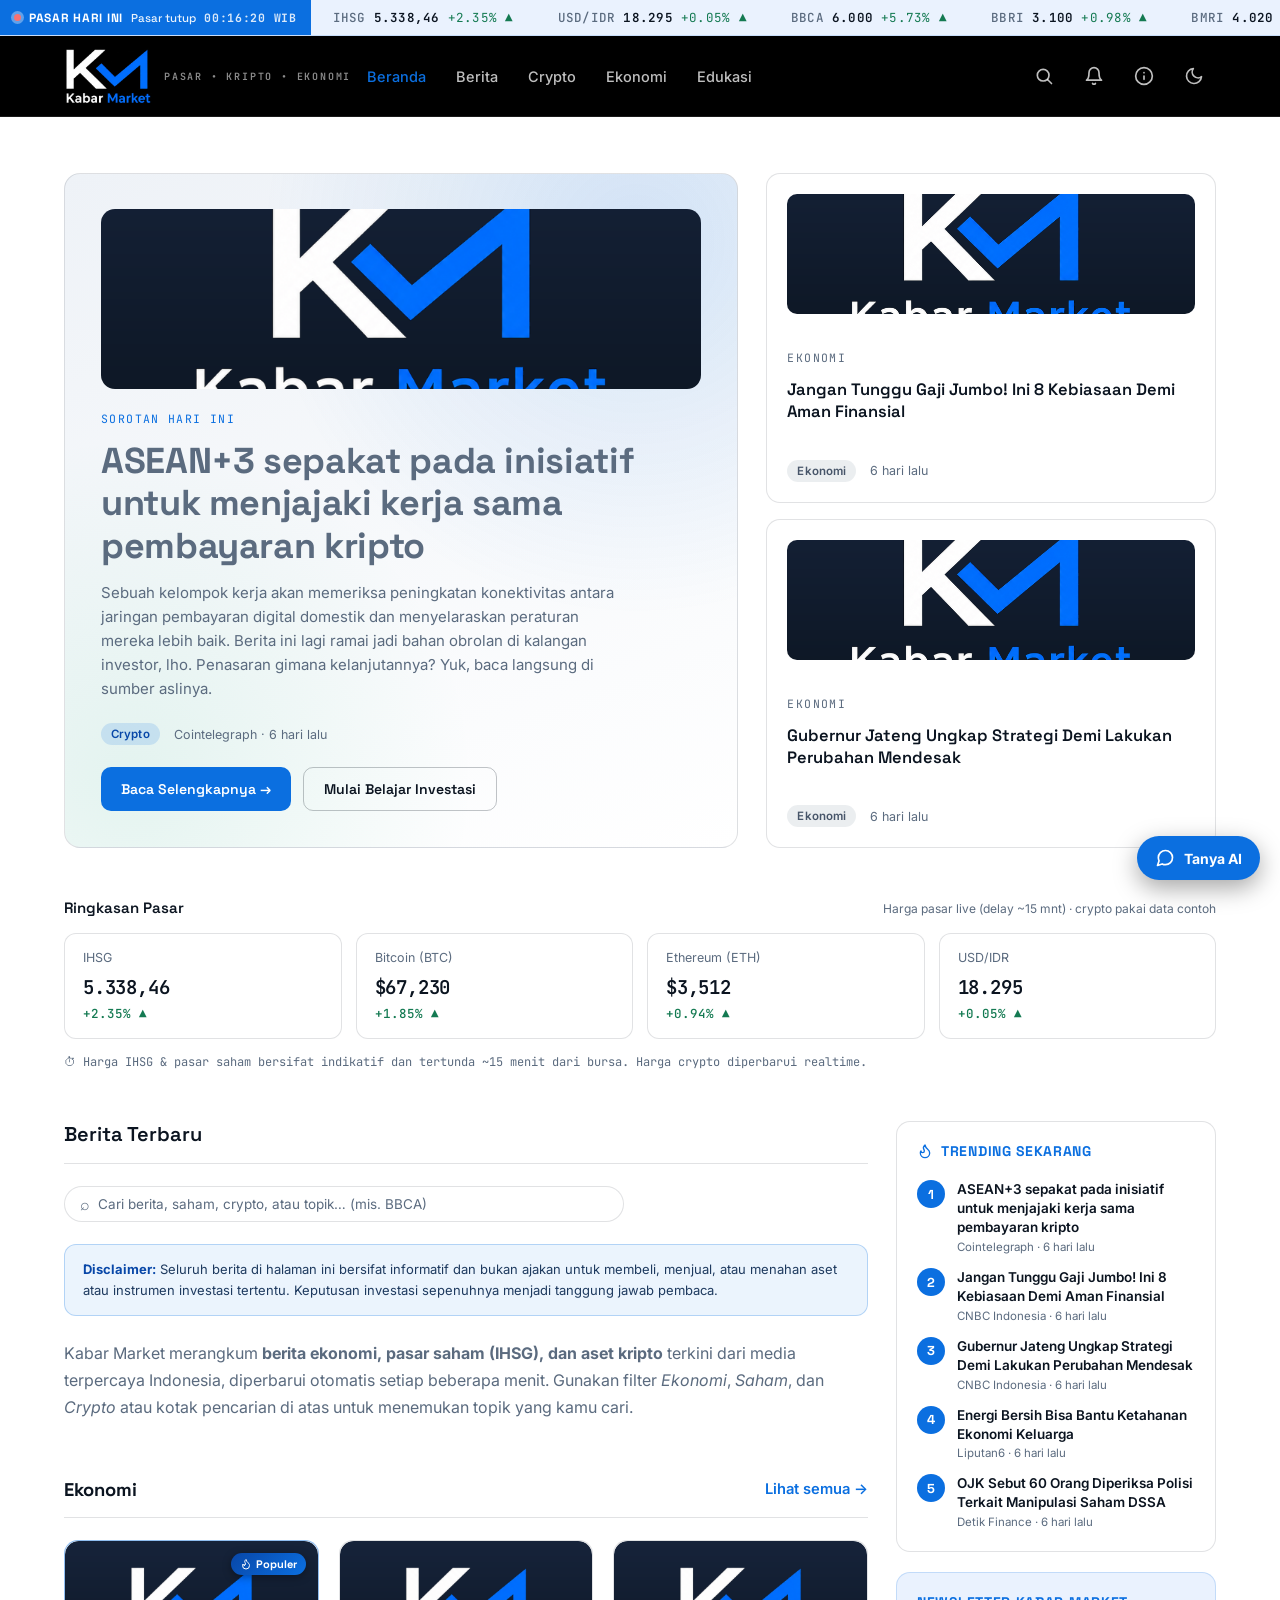
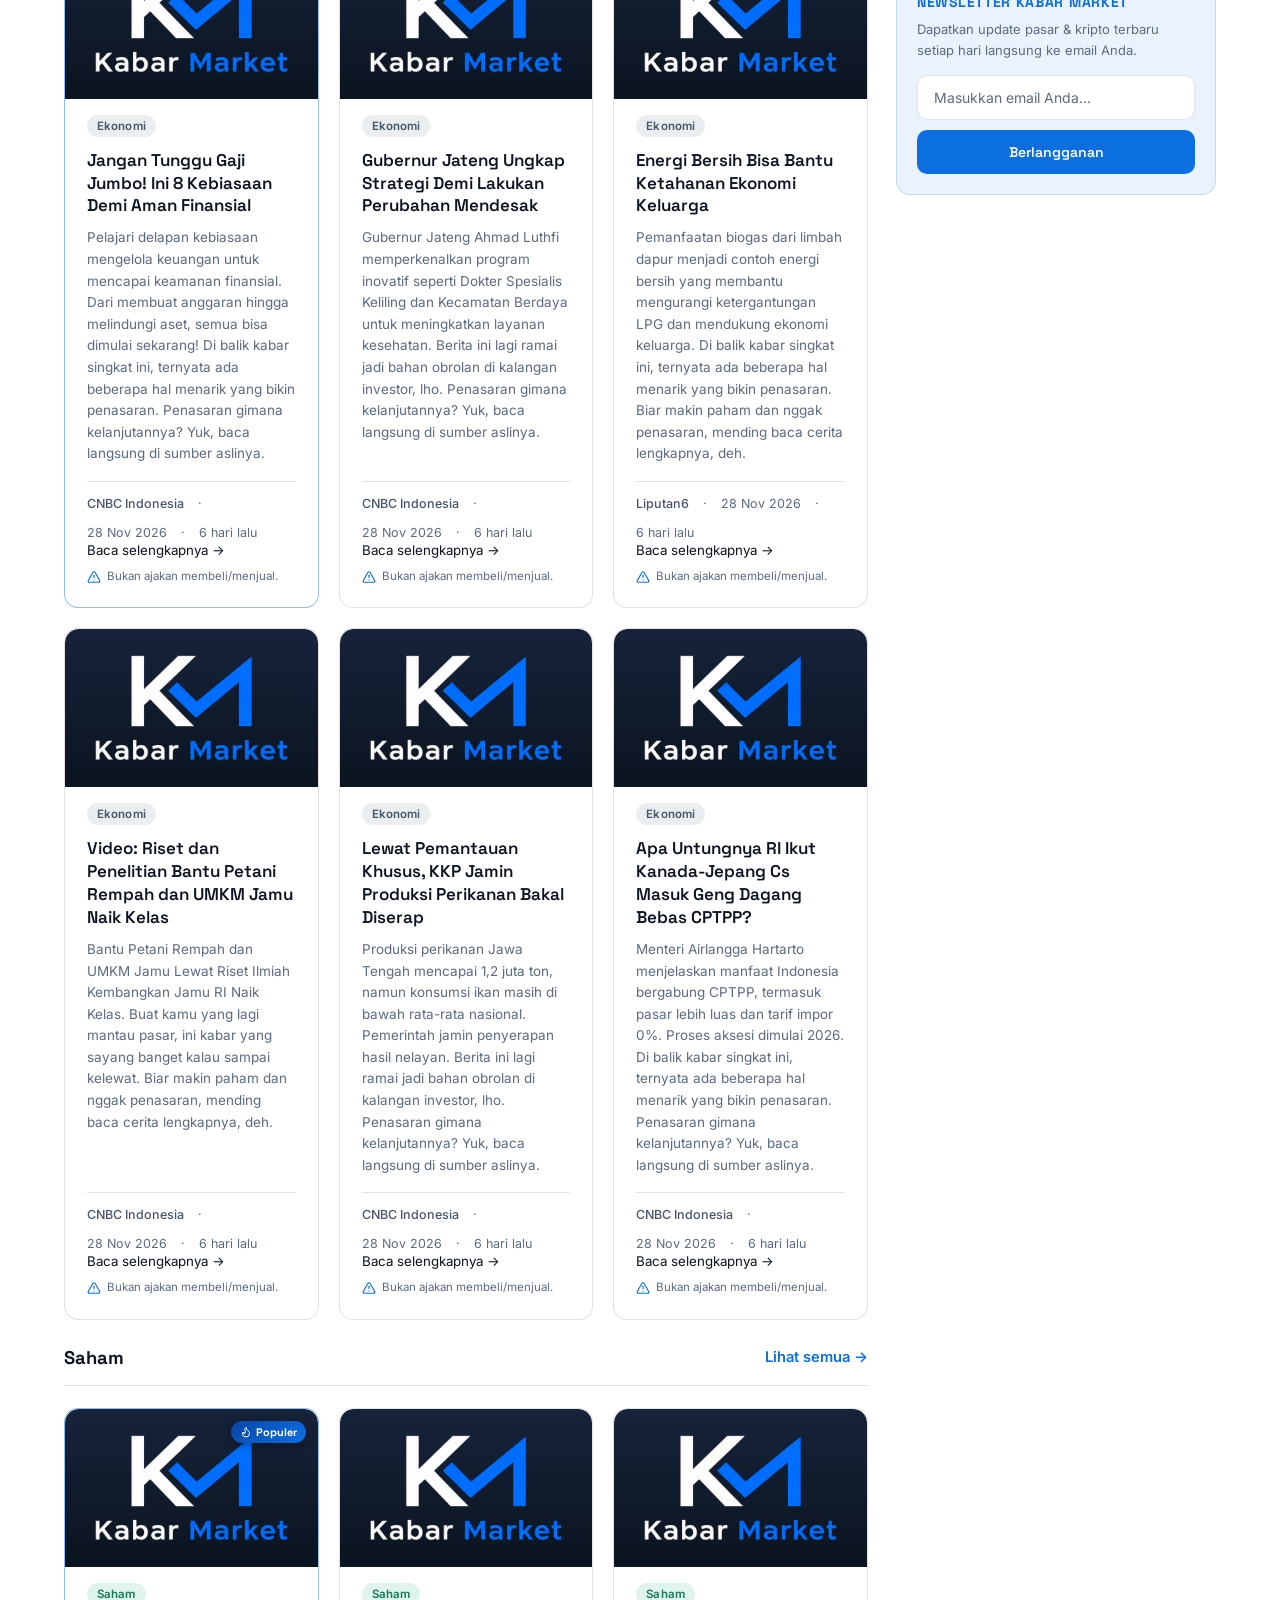
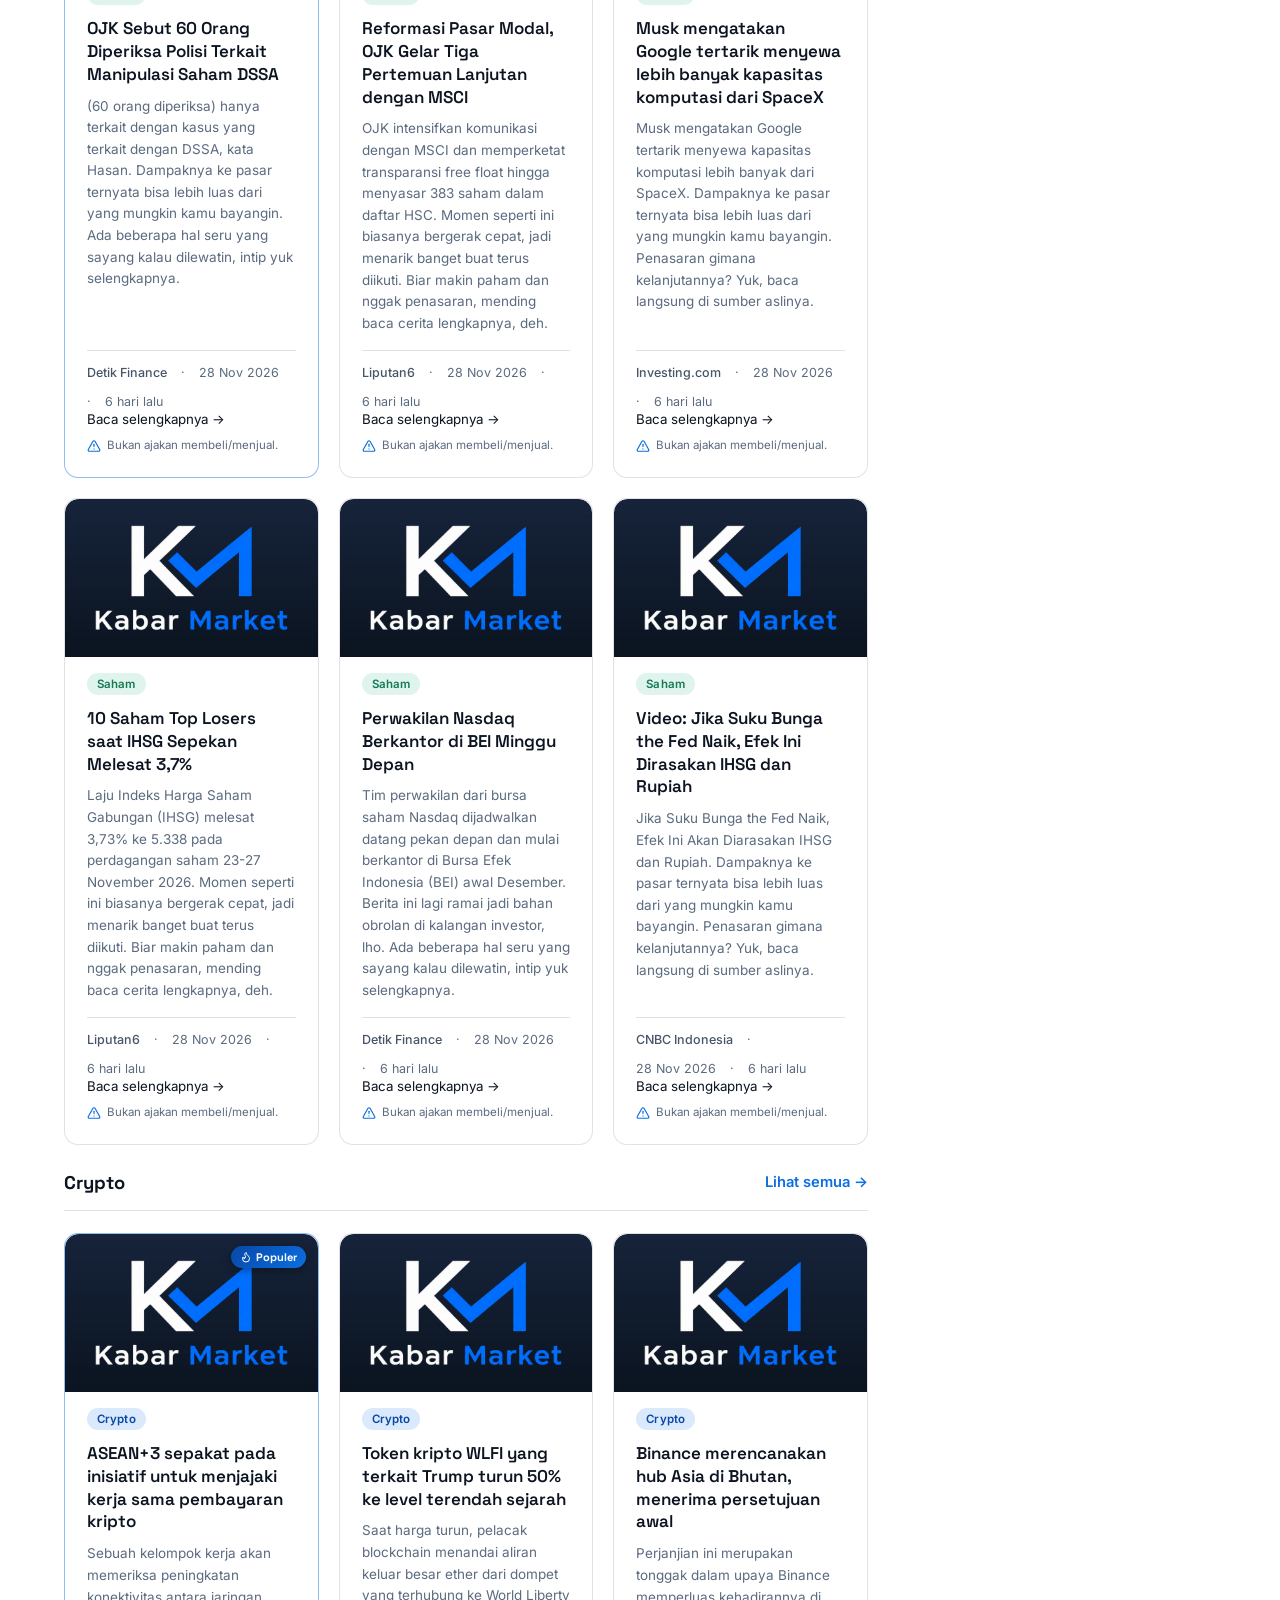
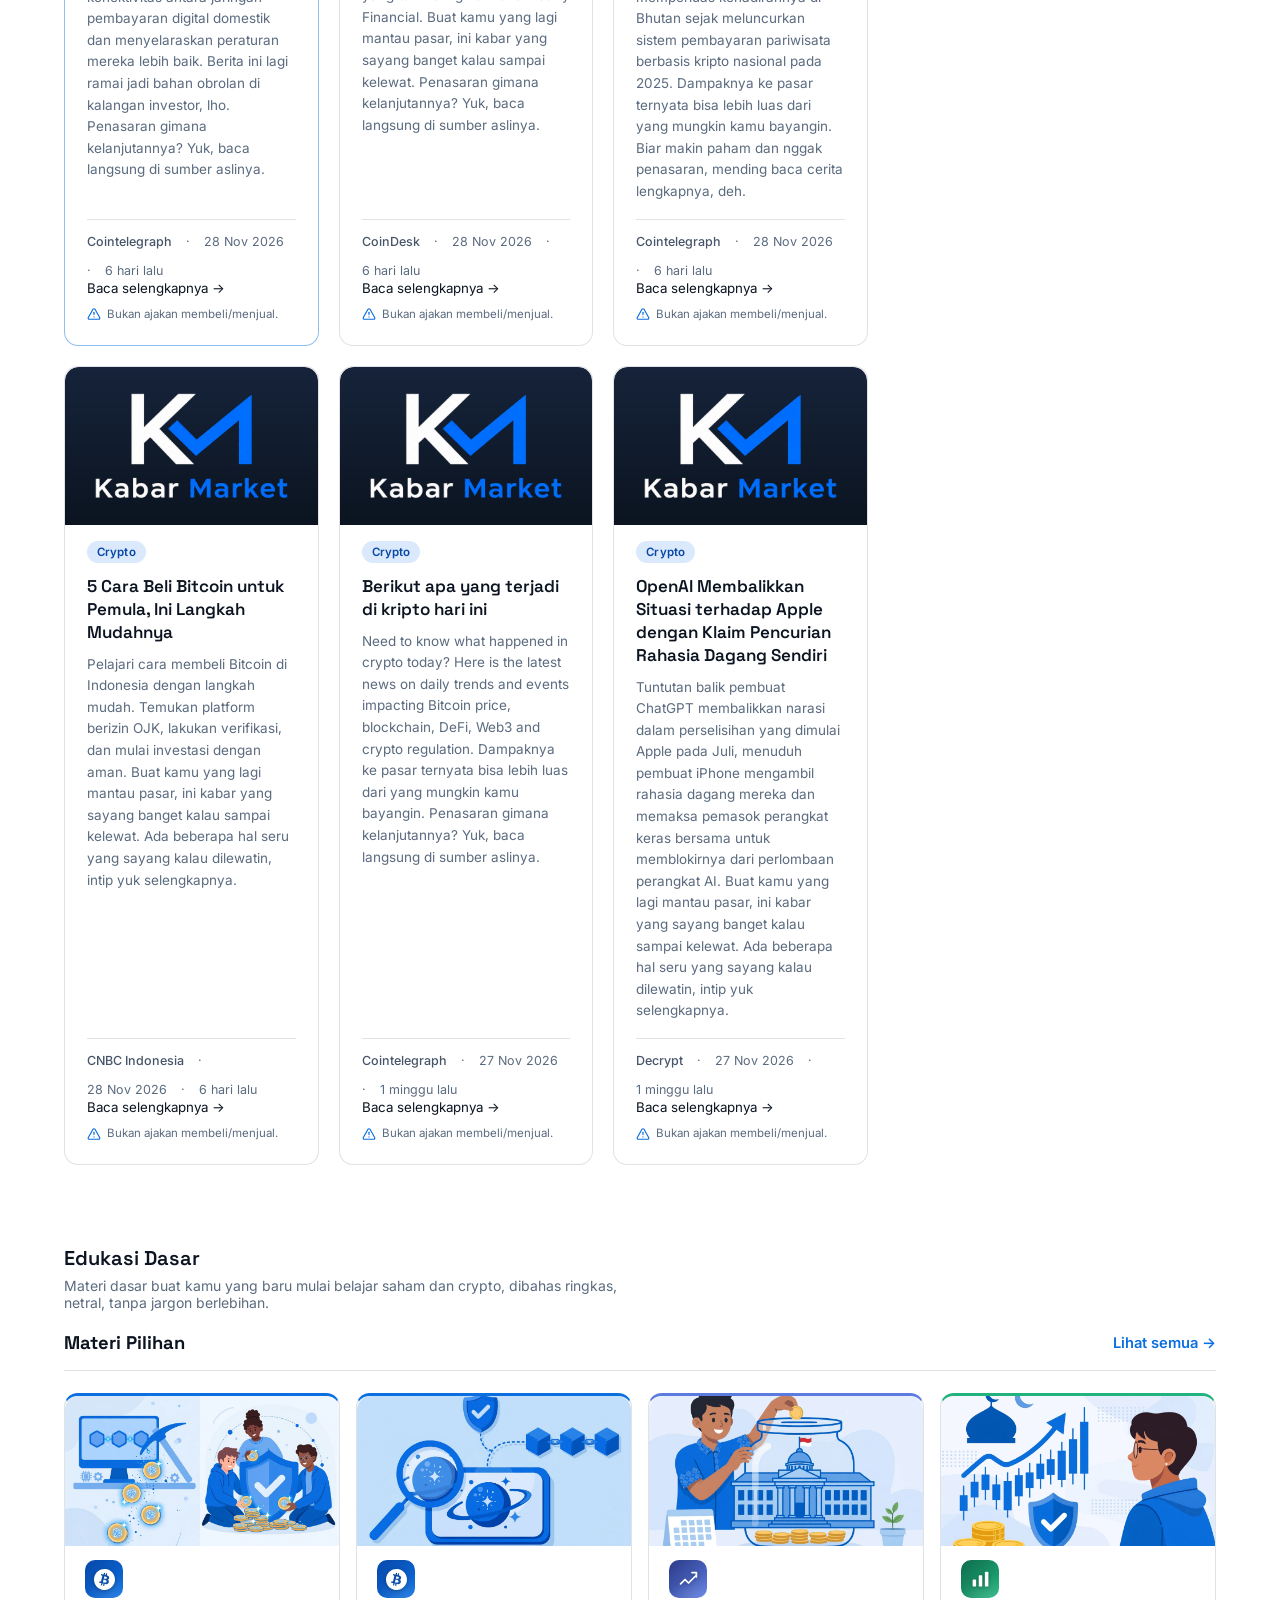
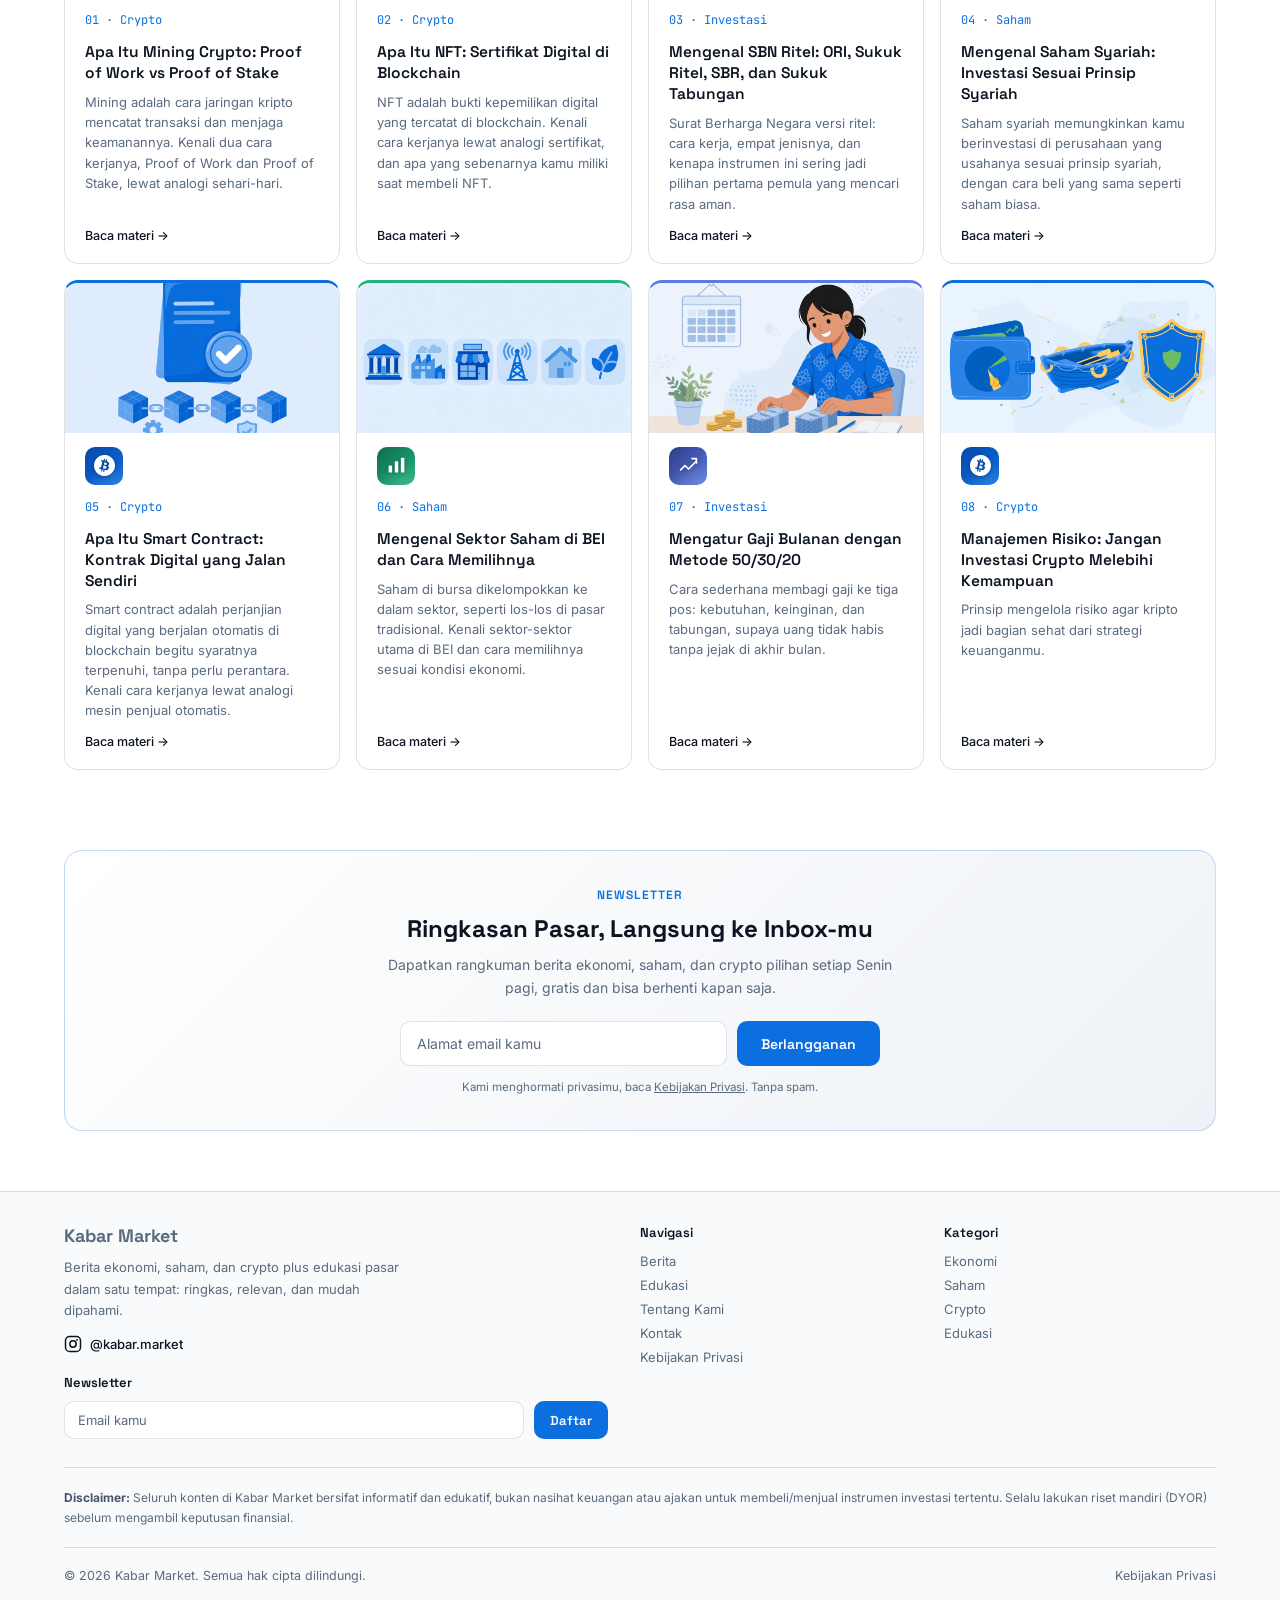
<file: index.html>
<!DOCTYPE html>
<html lang="id">
<head>
<meta charset="UTF-8">
<meta name="viewport" content="width=device-width, initial-scale=1.0">
<title>Kabar Market: Ekonomi, Saham & Crypto</title>
<meta name="description" content="Kabar Market menyajikan berita ekonomi, saham, dan crypto serta edukasi pasar secara ringkas, relevan, dan mudah dipahami dalam satu tempat.">
  <meta name="google-site-verification" content="i-W2y2OzkW0COTLfkr6rZUus-695xxAshYfWRpZXpfU">
<meta name="author" content="Kabar Market">
<meta name="keywords" content="berita ekonomi, saham, crypto, IHSG, bitcoin, investasi, edukasi pasar">
<meta property="og:title" content="Kabar Market: Ekonomi, Saham & Crypto">
<meta property="og:description" content="Berita ekonomi, saham, dan crypto plus edukasi pasar yang ringkas dan mudah dipahami.">
<meta property="og:type" content="website">
<meta property="og:site_name" content="Kabar Market">
<meta property="og:locale" content="id_ID">
<meta property="og:url" content="https://kabarmarket.web.id/">
<meta property="og:image" content="https://kabarmarket.web.id/og-image.png">
<meta property="og:image:width" content="1200">
<meta property="og:image:height" content="630">
<meta property="og:image:alt" content="Kabar Market: Ekonomi, Saham & Crypto">
<meta name="twitter:card" content="summary_large_image">
<meta name="twitter:title" content="Kabar Market: Ekonomi, Saham & Crypto">
<meta name="twitter:description" content="Berita ekonomi, saham, dan crypto plus edukasi pasar yang ringkas dan mudah dipahami.">
<meta name="twitter:image" content="https://kabarmarket.web.id/og-image.png">
<meta name="theme-color" content="#ffffff">
<meta name="robots" content="index, follow">
<link rel="canonical" href="https://kabarmarket.web.id/">
<link rel="alternate" type="application/rss+xml" title="Kabar Market | Berita Ekonomi, Saham & Crypto" href="https://kabarmarket.web.id/feed.xml">
<link rel="apple-touch-icon" href="https://kabarmarket.web.id/logo-km.png?v=2">
<script type="application/ld+json">
{
  "@context": "https://schema.org",
  "@graph": [
    {
      "@type": "NewsMediaOrganization",
      "@id": "https://kabarmarket.web.id/#org",
      "name": "Kabar Market",
      "url": "https://kabarmarket.web.id/",
      "logo": {
        "@type": "ImageObject",
        "url": "https://kabarmarket.web.id/logo-km.png",
        "width": 512,
        "height": 512
      },
      "email": "kabarmarket1@gmail.com",
      "sameAs": ["https://www.instagram.com/kabar.market"]
    },
    {
      "@type": "WebSite",
      "@id": "https://kabarmarket.web.id/#website",
      "url": "https://kabarmarket.web.id/",
      "name": "Kabar Market",
      "description": "Berita ekonomi, saham, dan crypto serta edukasi pasar secara ringkas dan mudah dipahami.",
      "inLanguage": "id-ID",
      "publisher": { "@id": "https://kabarmarket.web.id/#org" },
      "potentialAction": {
        "@type": "SearchAction",
        "target": { "@type": "EntryPoint", "urlTemplate": "https://kabarmarket.web.id/?q={search_term_string}#berita" },
        "query-input": "required name=search_term_string"
      }
    }
  ]
}
</script>
<link rel="icon" type="image/png" href="[data-uri]">
<link rel="preconnect" href="https://fonts.googleapis.com">
<link href="https://fonts.googleapis.com/css2?family=Space+Grotesk:wght@500;600;700&family=Inter:wght@400;500;600;700&family=JetBrains+Mono:wght@400;500;600&display=swap" rel="stylesheet">
<link rel="stylesheet" href="assets/style.css">
<script>
/* Tema gelap/terang: dibaca sebelum render supaya halaman tidak berkedip.
   Pilihan tersimpan di localStorage 'km-theme'; kunjungan pertama mengikuti
   preferensi sistem (prefers-color-scheme: dark). */
(function(){try{var t=localStorage.getItem('km-theme');if(!t){t=(window.matchMedia&&window.matchMedia('(prefers-color-scheme: dark)').matches)?'dark':'light';}if(t==='dark'){document.documentElement.classList.add('dark');var m=document.querySelector('meta[name="theme-color"]');if(m){m.setAttribute('content','#0F1115');}}}catch(e){}})();
</script>

<!-- Cloudflare Web Analytics -->
<script defer src="https://static.cloudflareinsights.com/beacon.min.js"
  data-cf-beacon='{"token": "ffe01318faff4dd3a341a2311432c630"}'></script>
<!-- End Cloudflare Web Analytics -->
</head>
<body>
<div class="ticker-wrap">
  <span class="ticker-label"><span class="live is-open" id="marketDot"></span><span class="ticker-label-text">PASAR HARI INI</span><span class="ticker-status" id="marketLabel">Pasar buka</span><span class="ticker-clock mono" id="clock"></span></span>
  <div class="ticker-viewport"><div class="ticker mono" id="tickerStrip"></div></div>
</div>

<header class="nav">
  <a class="brand" href="index.html" aria-label="Kabar Market - Beranda">
    <span class="brand-logo"><img src="assets/logo-kabarmarket.jpg" alt="Logo Kabar Market" width="1536" height="1024" decoding="async" fetchpriority="high"></span>
    <span class="brand-tagline">PASAR • KRIPTO • EKONOMI</span>
  </a>
    <nav class="links" id="navLinks">
    <a href="index.html" class="active">Beranda</a>
    <a href="berita.html">Berita</a>
    <a href="crypto.html">Crypto</a>
    <a href="ekonomi.html">Ekonomi</a>
    <a href="edukasi.html">Edukasi</a>
  </nav>
    <div class="nav-icons">
    <button type="button" class="nav-icon" id="navSearchBtn" aria-label="Cari berita"><svg viewBox="0 0 24 24" width="20" height="20" fill="none" stroke="currentColor" stroke-width="2" stroke-linecap="round" stroke-linejoin="round" aria-hidden="true"><circle cx="11" cy="11" r="7"></circle><line x1="21" y1="21" x2="16.5" y2="16.5"></line></svg></button>
    <a class="nav-icon" href="#newsletter" aria-label="Notifikasi dan newsletter"><svg viewBox="0 0 24 24" width="20" height="20" fill="none" stroke="currentColor" stroke-width="2" stroke-linecap="round" stroke-linejoin="round" aria-hidden="true"><path d="M18 8a6 6 0 0 0-12 0c0 7-3 9-3 9h18s-3-2-3-9"></path><path d="M13.7 21a2 2 0 0 1-3.4 0"></path></svg></a>
    <a class="nav-icon" href="tentang.html" aria-label="Tentang Kabar Market"><svg viewBox="0 0 24 24" width="20" height="20" fill="none" stroke="currentColor" stroke-width="2" stroke-linecap="round" stroke-linejoin="round" aria-hidden="true"><circle cx="12" cy="12" r="10"></circle><line x1="12" y1="16" x2="12" y2="12"></line><line x1="12" y1="8" x2="12.01" y2="8"></line></svg></a>
    <button type="button" class="nav-icon" id="themeToggle" aria-label="Aktifkan mode gelap"><svg class="icon-moon" viewBox="0 0 24 24" width="20" height="20" fill="none" stroke="currentColor" stroke-width="2" stroke-linecap="round" stroke-linejoin="round" aria-hidden="true"><path d="M21 12.79A9 9 0 1 1 11.21 3 7 7 0 0 0 21 12.79z"></path></svg><svg class="icon-sun" viewBox="0 0 24 24" width="20" height="20" fill="none" stroke="currentColor" stroke-width="2" stroke-linecap="round" stroke-linejoin="round" aria-hidden="true"><circle cx="12" cy="12" r="4"></circle><path d="M12 2v2"></path><path d="M12 20v2"></path><path d="m4.93 4.93 1.41 1.41"></path><path d="m17.66 17.66 1.41 1.41"></path><path d="M2 12h2"></path><path d="M20 12h2"></path><path d="m6.34 17.66-1.41 1.41"></path><path d="m19.07 4.93-1.41 1.41"></path></svg></button>
  </div>
  <button class="hamburger" id="hamburgerBtn" aria-label="Buka menu" aria-expanded="false"><span></span><span></span><span></span></button>
</header>

<section class="hero">
  <div class="hero-main">
    <div class="hero-main-click" id="heroMainClick">
      <h1 class="visually-hidden">Kabar Ekonomi, Saham &amp; Crypto Terkini</h1>
      <img id="heroMainImg" class="hero-main-img" alt="" style="display:none;">
      <span class="eyebrow">Sorotan Hari Ini</span>
      <p id="heroMainTitle" class="hero-lead">Rupiah Menguat Tipis, Investor Tunggu Sinyal Suku Bunga Acuan</p>
      <p id="heroMainDesc">Nilai tukar rupiah bergerak stabil menjelang pengumuman kebijakan moneter minggu depan, sementara pelaku pasar mulai memindahkan portofolio ke sektor perbankan dan energi.</p>
      <div class="meta-row">
        <span class="pill ekonomi" id="heroMainPill">Ekonomi</span>
        <span id="heroMainMeta">Oleh Redaksi Kabar Market · 4 menit baca</span>
      </div>
    </div>
    <div class="hero-cta">
      <button type="button" class="cta-primary" id="heroReadBtn">Baca Selengkapnya →</button>
      <a href="#edukasi" class="cta-secondary">Mulai Belajar Investasi</a>
    </div>
  </div>
  <div class="hero-side">
    <div class="side-card" id="heroSide0">
      <img id="heroSide0Img" class="side-img" alt="" loading="lazy" decoding="async" style="display:none;">
      <div>
        <span class="eyebrow" id="heroSide0Eyebrow" style="color:var(--gain);">Saham</span>
        <h3 id="heroSide0Title">Emiten Perbankan Jumbo Catat Laba Bersih Naik 18% di Kuartal Ini</h3>
      </div>
      <div class="meta-row"><span class="pill saham" id="heroSide0Pill">Saham</span><span id="heroSide0Time">2 jam lalu</span></div>
    </div>
    <div class="side-card" id="heroSide1">
      <img id="heroSide1Img" class="side-img" alt="" loading="lazy" decoding="async" style="display:none;">
      <div>
        <span class="eyebrow" id="heroSide1Eyebrow">Crypto</span>
        <h3 id="heroSide1Title">Bitcoin Konsolidasi di Atas Level Psikologis, Altcoin Ikut Menghijau</h3>
      </div>
      <div class="meta-row"><span class="pill crypto" id="heroSide1Pill">Crypto</span><span id="heroSide1Time">5 jam lalu</span></div>
    </div>
  </div>
</section>


<section class="snapshot">
  <div class="snapshot-head">
    <h2>Ringkasan Pasar</h2>
    <span id="snapNote">Memuat harga terkini…</span>
  </div>
  <div class="snap-grid" id="snapGrid"></div>
  <p style="margin-top:14px; font-size:12px; color:var(--muted); font-family:'JetBrains Mono', monospace; line-height:1.5;">⏱ Harga IHSG &amp; pasar saham bersifat indikatif dan tertunda ~15 menit dari bursa. Harga crypto diperbarui realtime.</p>
</section>


<div class="content-layout">
  <div class="content-main">
<section class="news" id="berita">
  <div class="news-head"><h2>Berita Terbaru</h2></div>
  <div class="news-toolbar"><div class="search-wrap"><span class="search-ic" aria-hidden="true">⌕</span><input type="text" id="newsSearch" placeholder="Cari berita, saham, crypto, atau topik… (mis. BBCA)" aria-label="Cari berita"></div></div>
  <div class="disclaimer-banner">
    <b>Disclaimer:</b> Seluruh berita di halaman ini bersifat informatif dan bukan ajakan untuk membeli, menjual, atau menahan aset atau instrumen investasi tertentu. Keputusan investasi sepenuhnya menjadi tanggung jawab pembaca.
  </div>
  <p class="news-intro" style="color:var(--muted);max-width:760px;margin:0 0 18px;line-height:1.7;">Kabar Market merangkum <strong>berita ekonomi, pasar saham (IHSG), dan aset kripto</strong> terkini dari media terpercaya Indonesia, diperbarui otomatis setiap beberapa menit. Gunakan filter <em>Ekonomi</em>, <em>Saham</em>, dan <em>Crypto</em> atau kotak pencarian di atas untuk menemukan topik yang kamu cari.</p>
  <noscript>
    <div style="padding:16px;border:1px solid var(--ink-3);border-radius:12px;color:var(--muted);line-height:1.7;">
      Berita terbaru dimuat secara dinamis dan membutuhkan JavaScript. Untuk mengikuti update tanpa membuka situs, berlangganan <a href="https://kabarmarket.web.id/feed.xml" style="color:var(--blue);">RSS feed Kabar Market</a> atau newsletter kami. Kategori yang kami liput: Ekonomi, Saham, dan Crypto.
    </div>
  </noscript>
  <div id="homeSearchResults" class="news-grid" style="display:none"></div>
  <div class="pagination" id="homeSearchPager"></div>
  <div id="homePreviews">
  <div class="preview-sec">
    <div class="news-head"><h3>Ekonomi</h3><a class="see-all" href="ekonomi.html">Lihat semua →</a></div>
    <div class="news-grid" id="previewEkonomi"></div>
  </div>
  <div class="preview-sec">
    <div class="news-head"><h3>Saham</h3><a class="see-all" href="saham.html">Lihat semua →</a></div>
    <div class="news-grid" id="previewSaham"></div>
  </div>
  <div class="preview-sec">
    <div class="news-head"><h3>Crypto</h3><a class="see-all" href="crypto.html">Lihat semua →</a></div>
    <div class="news-grid" id="previewCrypto"></div>
  </div>
  </div>
</section>
  </div>
  <aside class="sidebar" aria-label="Sidebar">
    <div class="trend-box">
      <h3><svg viewBox="0 0 24 24" width="16" height="16" fill="none" stroke="currentColor" stroke-width="2" stroke-linecap="round" stroke-linejoin="round" aria-hidden="true"><path d="M8.5 14.5A2.5 2.5 0 0 0 11 12c0-1.38-.5-2-1-3-1.072-2.143-.224-4.054 2-6 .5 2.5 2 4.9 4 6.5 2 1.6 3 3.5 3 5.5a7 7 0 1 1-14 0c0-1.153.433-2.294 1-3a2.5 2.5 0 0 0 2.5 2.5z"/></svg> TRENDING SEKARANG</h3>
      <ol class="trend-list" id="trendingList"></ol>
    </div>
    <div class="side-nl">
      <div class="side-nl-title">NEWSLETTER KABAR MARKET</div>
      <p>Dapatkan update pasar &amp; kripto terbaru setiap hari langsung ke email Anda.</p>
      <form class="nl-form" action="https://cda88ff4.sibforms.com/serve/[base64]" method="post" novalidate>
        <input type="text" name="email_address_check" value="" style="display:none" tabindex="-1" autocomplete="off">
        <input type="hidden" name="locale" value="en">
        <input class="nl-input" type="email" name="EMAIL" placeholder="Masukkan email Anda..." aria-label="Alamat email" required>
        <button class="nl-btn" type="submit">Berlangganan</button>
      </form>
      <div class="nl-msg" role="status"></div>
    </div>
  </aside>
</div>

<section class="edu" id="edukasi">
  <div class="edu-head"><h2>Edukasi Dasar</h2><p>Materi dasar buat kamu yang baru mulai belajar saham dan crypto, dibahas ringkas, netral, tanpa jargon berlebihan.</p></div>
  <div class="news-head"><h3>Materi Pilihan</h3><a class="see-all" href="edukasi.html">Lihat semua →</a></div>
  <div class="edu-grid" id="eduPreview"></div>
</section>

<section class="newsletter-sec" id="newsletter">
  <div class="nl-card">
    <div class="nl-eyebrow">Newsletter</div>
    <h2>Ringkasan Pasar, Langsung ke Inbox-mu</h2>
    <p class="nl-sub">Dapatkan rangkuman berita ekonomi, saham, dan crypto pilihan setiap Senin pagi, gratis dan bisa berhenti kapan saja.</p>
    <form class="nl-form" action="https://cda88ff4.sibforms.com/serve/[base64]" method="post" novalidate>
      <input type="text" name="email_address_check" value="" style="display:none" tabindex="-1" autocomplete="off">
      <input type="hidden" name="locale" value="en">
      <input class="nl-input" type="email" name="EMAIL" placeholder="Alamat email kamu" aria-label="Alamat email" required>
      <button class="nl-btn" type="submit">Berlangganan</button>
    </form>
    <div class="nl-msg" role="status"></div>
    <p class="nl-note">Kami menghormati privasimu, baca <a href="#" class="open-privacy" style="color:var(--muted);text-decoration:underline;">Kebijakan Privasi</a>. Tanpa spam.</p>
  </div>
</section>


<footer>
  <div class="footer-grid">
    <div class="footer-brand">
      <div class="footer-name">Kabar Market</div>
      <p>Berita ekonomi, saham, dan crypto plus edukasi pasar dalam satu tempat: ringkas, relevan, dan mudah dipahami.</p>
      <a href="https://instagram.com/kabar.market" target="_blank" rel="noopener" class="footer-ig" aria-label="Instagram Kabar Market">
        <svg viewBox="0 0 24 24" width="18" height="18" fill="none" stroke="currentColor" stroke-width="2" stroke-linecap="round" stroke-linejoin="round" aria-hidden="true">
          <rect x="2" y="2" width="20" height="20" rx="5.5"></rect>
          <circle cx="12" cy="12" r="4.2"></circle>
          <circle cx="17.4" cy="6.6" r="1.2" fill="currentColor" stroke="none"></circle>
        </svg>
        @kabar.market
      </a>
      <div class="footer-nl">
        <h4>Newsletter</h4>
        <form class="nl-form" action="https://cda88ff4.sibforms.com/serve/[base64]" method="post" novalidate>
      <input type="text" name="email_address_check" value="" style="display:none" tabindex="-1" autocomplete="off">
      <input type="hidden" name="locale" value="en">
          <input class="nl-input" type="email" name="EMAIL" placeholder="Email kamu" aria-label="Alamat email" required>
          <button class="nl-btn" type="submit">Daftar</button>
        </form>
        <div class="nl-msg" role="status"></div>
      </div>
    </div>
    <div class="footer-col">
      <h4>Navigasi</h4>
      <a href="index.html">Berita</a>
      <a href="edukasi.html">Edukasi</a>
      <a href="tentang.html">Tentang Kami</a>
      <a href="mailto:kabarmarket1@gmail.com">Kontak</a>
      <a href="#" class="open-privacy">Kebijakan Privasi</a>
    </div>
    <div class="footer-col">
      <h4>Kategori</h4>
      <a href="ekonomi.html">Ekonomi</a>
      <a href="saham.html">Saham</a>
      <a href="crypto.html">Crypto</a>
      <a href="edukasi.html">Edukasi</a>
    </div>
  </div>
  <div class="footer-disclaimer">
    <b>Disclaimer:</b> Seluruh konten di Kabar Market bersifat informatif dan edukatif, bukan nasihat keuangan atau ajakan untuk membeli/menjual instrumen investasi tertentu. Selalu lakukan riset mandiri (DYOR) sebelum mengambil keputusan finansial.
  </div>
  <div class="footer-bottom">
    <span>© 2026 Kabar Market. Semua hak cipta dilindungi.</span>
    <a href="#" class="open-privacy" style="color:var(--muted);text-decoration:none;">Kebijakan Privasi</a>
  </div>
</footer>

<div class="modal-overlay" id="newsModal">
  <div class="modal-box">
    <button class="modal-close" id="newsModalClose" aria-label="Tutup">✕</button>
    <span class="pill" id="newsModalPill"></span>
    <h2 id="newsModalTitle"></h2>
    <div class="news-modal-meta mono" id="newsModalMeta"></div>
    <img id="newsModalImg" class="news-modal-img" alt="" loading="lazy" decoding="async" style="display:none;">
    <div class="body-text" id="newsModalBody"></div>
    <div class="referral-box" id="newsModalReferral">
      <div class="label">Platform Terkait</div>
      <div class="partner-grid" id="newsPartnerGrid"></div>
      <div class="referral-note">Tautan afiliasi/referral, kami dapat memperoleh komisi jika kamu mendaftar. Bukan rekomendasi atau ajakan investasi.</div>
    </div>

    <div class="nl-modal">
      <div class="nl-title">📩 Suka artikel ini?</div>
      <div class="nl-desc">Berlangganan newsletter Kabar Market: ringkasan pasar pilihan tiap pekan, langsung ke email kamu.</div>
      <form class="nl-form" action="https://cda88ff4.sibforms.com/serve/[base64]" method="post" novalidate>
      <input type="text" name="email_address_check" value="" style="display:none" tabindex="-1" autocomplete="off">
      <input type="hidden" name="locale" value="en">
        <input class="nl-input" type="email" name="EMAIL" placeholder="Alamat email kamu" aria-label="Alamat email" required>
        <button class="nl-btn" type="submit">Berlangganan</button>
      </form>
      <div class="nl-msg" role="status"></div>
    </div>
    <div class="disclaimer-inline" style="margin-top:18px;">
      <span class="mark"><svg viewBox="0 0 24 24" width="14" height="14" fill="none" stroke="currentColor" stroke-width="2" stroke-linecap="round" stroke-linejoin="round" aria-hidden="true"><path d="m21.73 18-8-14a2 2 0 0 0-3.48 0l-8 14A2 2 0 0 0 4 21h16a2 2 0 0 0 1.73-3Z"/><path d="M12 9v4"/><path d="M12 17h.01"/></svg></span>
      <span>Berita ini bersifat informatif, bukan ajakan atau rekomendasi untuk membeli/menjual instrumen investasi tertentu.</span>
    </div>
  </div>
</div>


<div class="modal-overlay" id="eduModal">
  <div class="modal-box">
    <div id="eduModalBanner"></div>
    <button class="modal-close" id="eduModalClose" aria-label="Tutup">✕</button>
    <span class="pill" id="eduModalPill"></span>
    <h2 id="eduModalTitle"></h2>
    <div class="body-text" id="eduModalBody"></div>
    <div class="referral-box" id="eduModalReferral">
      <div class="label">Mulai Praktik</div>
      <p id="eduModalReferralText"></p>
      <div class="partner-grid" id="eduPartnerGrid"></div>
      <div class="referral-note">Tautan afiliasi/referral, kami dapat memperoleh komisi jika kamu mendaftar lewat tautan ini. Ini bukan rekomendasi maupun ajakan investasi.</div>
    </div>
    <div class="disclaimer-inline" style="margin-top:18px;">
      <span class="mark"><svg viewBox="0 0 24 24" width="14" height="14" fill="none" stroke="currentColor" stroke-width="2" stroke-linecap="round" stroke-linejoin="round" aria-hidden="true"><path d="m21.73 18-8-14a2 2 0 0 0-3.48 0l-8 14A2 2 0 0 0 4 21h16a2 2 0 0 0 1.73-3Z"/><path d="M12 9v4"/><path d="M12 17h.01"/></svg></span>
      <span>Konten ini adalah edukasi umum, bukan nasihat keuangan. Selalu lakukan riset mandiri (DYOR) sebelum mengambil keputusan finansial.</span>
    </div>
  </div>
</div>


<div class="modal-overlay" id="privacyModal">
  <div class="modal-box">
    <button class="modal-close" id="privacyModalClose" aria-label="Tutup">✕</button>
    <h2>Kebijakan Privasi</h2>
    <div class="body-text">
      <p style="color:var(--muted);font-size:13px;">Terakhir diperbarui: 2 Juli 2026</p>
      <p>Kabar Market ("kami") menghormati privasi Anda dan berkomitmen melindungi data pribadi Anda sesuai dengan <b>Undang-Undang Republik Indonesia No. 27 Tahun 2022 tentang Pelindungan Data Pribadi (UU PDP)</b> beserta peraturan pelaksananya. Kebijakan ini menjelaskan bagaimana kami mengumpulkan, menggunakan, menyimpan, dan melindungi informasi Anda saat mengakses situs Kabar Market.</p>

      <p><b>1. Data yang Kami Kumpulkan</b></p>
      <ul style="margin:6px 0 12px 18px;">
        <li><b>Data yang Anda berikan langsung:</b> alamat email (mis. saat berlangganan newsletter atau menghubungi kami) serta isi pesan yang Anda kirim.</li>
        <li><b>Data yang dikumpulkan otomatis:</b> alamat IP, jenis perangkat dan browser, sistem operasi, halaman yang dikunjungi, waktu kunjungan, serta data dari cookies dan teknologi serupa.</li>
      </ul>

      <p><b>2. Cookies dan Teknologi Pelacakan</b></p>
      <p>Situs ini menggunakan cookies untuk menjaga fungsi situs, menganalisis lalu lintas, dan menampilkan iklan yang relevan. Pihak ketiga, termasuk <b>Google</b>, dapat menggunakan cookies (seperti cookie DART) untuk menayangkan iklan berdasarkan kunjungan Anda ke situs ini maupun situs lain. Anda dapat menonaktifkan iklan yang dipersonalisasi melalui <a href="https://www.google.com/settings/ads" target="_blank" rel="noopener">Setelan Iklan Google</a>, atau mengatur dan menghapus cookies melalui pengaturan browser Anda.</p>

      <p><b>3. Layanan Pihak Ketiga</b></p>
      <ul style="margin:6px 0 12px 18px;">
        <li><b>Google AdSense</b>: untuk menayangkan iklan.</li>
        <li><b>Google Analytics</b>: untuk menganalisis penggunaan situs (jika diaktifkan).</li>
        <li><b>Mitra afiliasi/referral</b>: tautan ke platform seperti bursa atau aplikasi investasi; mereka memiliki kebijakan privasi masing-masing.</li>
      </ul>
      <p>Kami tidak mengontrol praktik privasi pihak ketiga tersebut dan menyarankan Anda membaca kebijakan privasi mereka.</p>

      <p><b>4. Tujuan dan Dasar Pemrosesan</b></p>
      <p>Kami memproses data untuk menyediakan dan meningkatkan layanan, mengirim newsletter yang Anda minta, menganalisis performa situs, serta menampilkan iklan. Dasar pemrosesan adalah persetujuan Anda dan/atau kepentingan sah kami sebagaimana diatur dalam UU PDP.</p>

      <p><b>5. Hak Anda sebagai Pemilik Data Pribadi</b></p>
      <p>Sesuai UU PDP, Anda berhak untuk: memperoleh informasi dan akses atas data Anda; memperbaiki data yang tidak akurat; menghapus data ("hak untuk dilupakan"); menarik persetujuan; mengajukan keberatan atas pemrosesan tertentu; serta membatasi pemrosesan. Untuk menggunakan hak ini, silakan hubungi kami melalui kontak di bawah.</p>

      <p><b>6. Penyimpanan dan Keamanan Data</b></p>
      <p>Kami menyimpan data hanya selama diperlukan untuk tujuan yang dijelaskan atau sesuai kewajiban hukum, serta menerapkan langkah keamanan yang wajar untuk melindungi data dari akses maupun penyalahgunaan yang tidak sah.</p>

      <p><b>7. Privasi Anak</b></p>
      <p>Situs ini tidak ditujukan bagi anak di bawah 18 tahun. Kami tidak dengan sengaja mengumpulkan data pribadi anak tanpa persetujuan orang tua atau wali sebagaimana diatur UU PDP.</p>

      <p><b>8. Perubahan Kebijakan</b></p>
      <p>Kami dapat memperbarui kebijakan ini sewaktu-waktu. Perubahan akan ditampilkan pada halaman ini disertai tanggal pembaruan terbaru.</p>

      <p><b>9. Hubungi Kami</b></p>
      <p>Untuk pertanyaan atau permintaan terkait data pribadi, hubungi kami di <a href="mailto:kabarmarket1@gmail.com">kabarmarket1@gmail.com</a> atau Instagram <a href="https://instagram.com/kabar.market" target="_blank" rel="noopener">@kabar.market</a>.</p>
    </div>
  </div>
</div>


<script>window.KM_PAGE = {home:true};</script>
<script src="assets/app.js" defer></script>
<script src="assets/ai-assistant.js" defer></script>
</body>
</html>
</file>
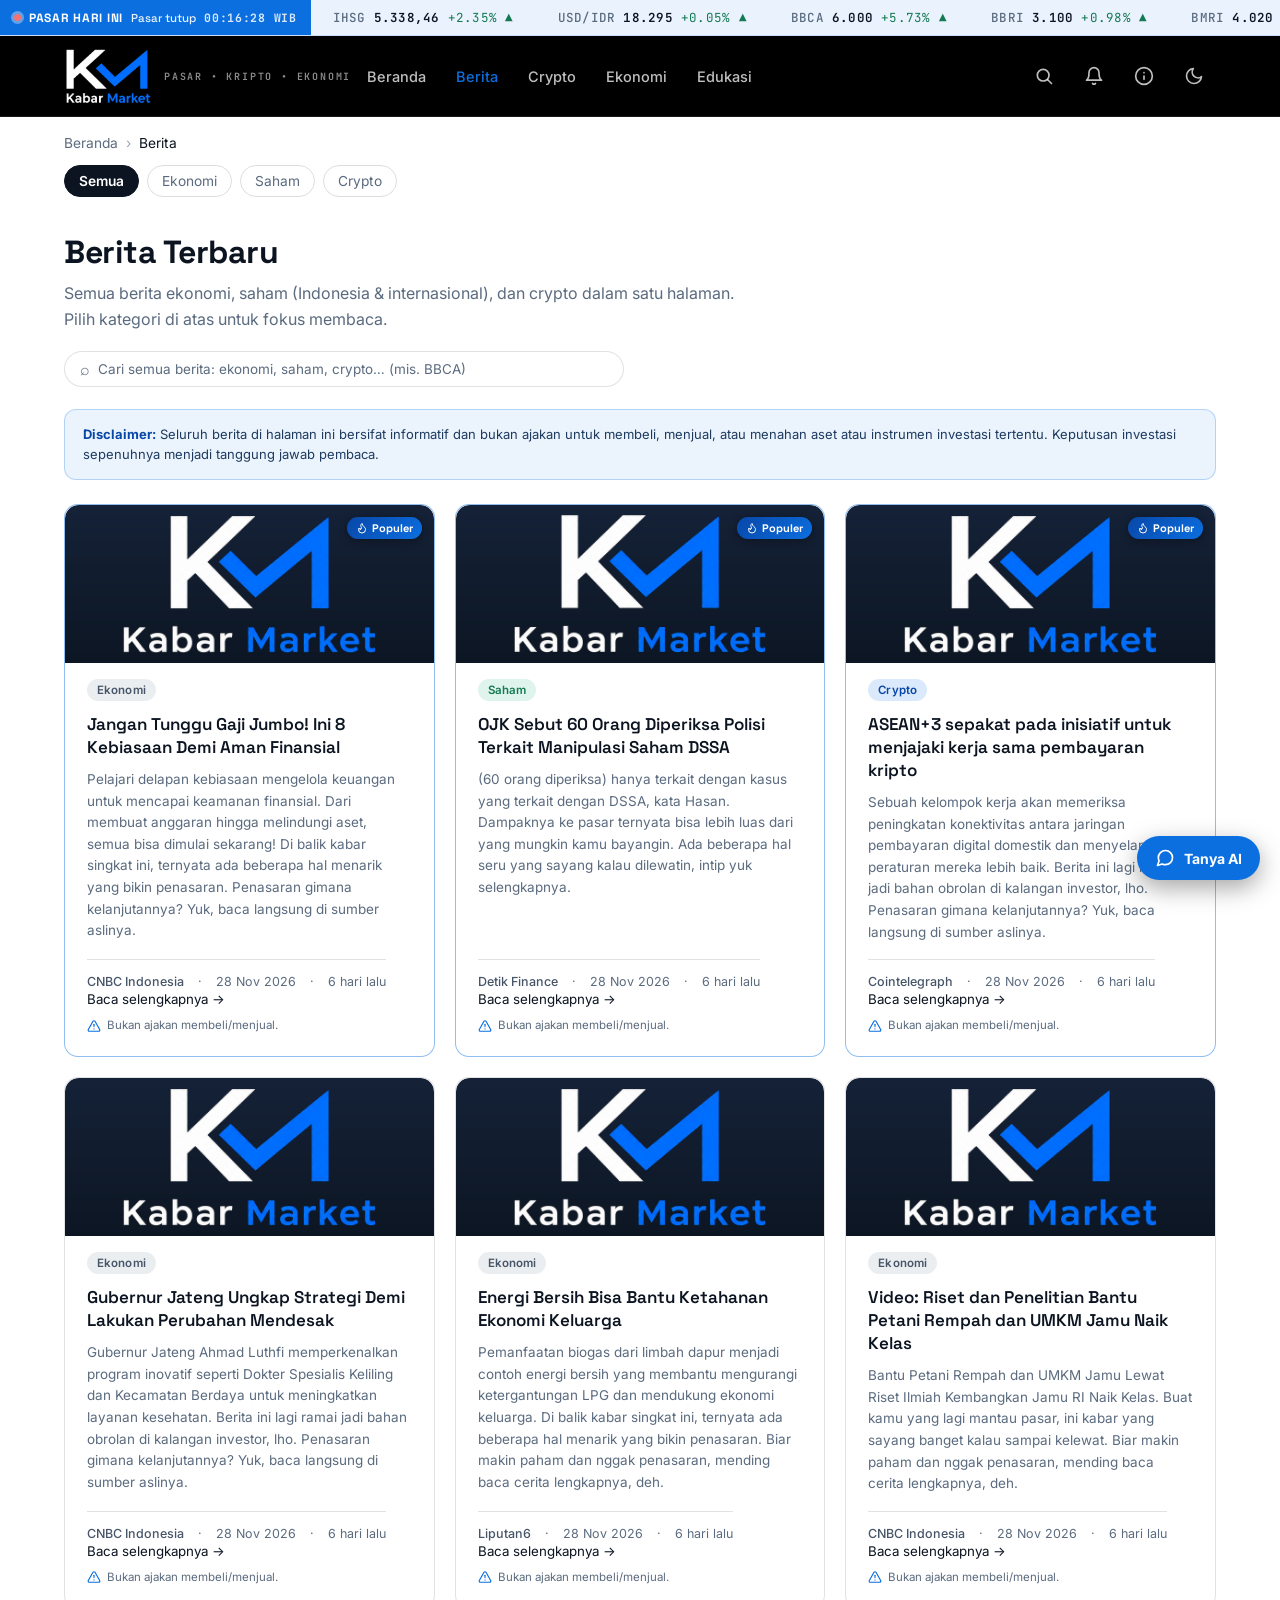
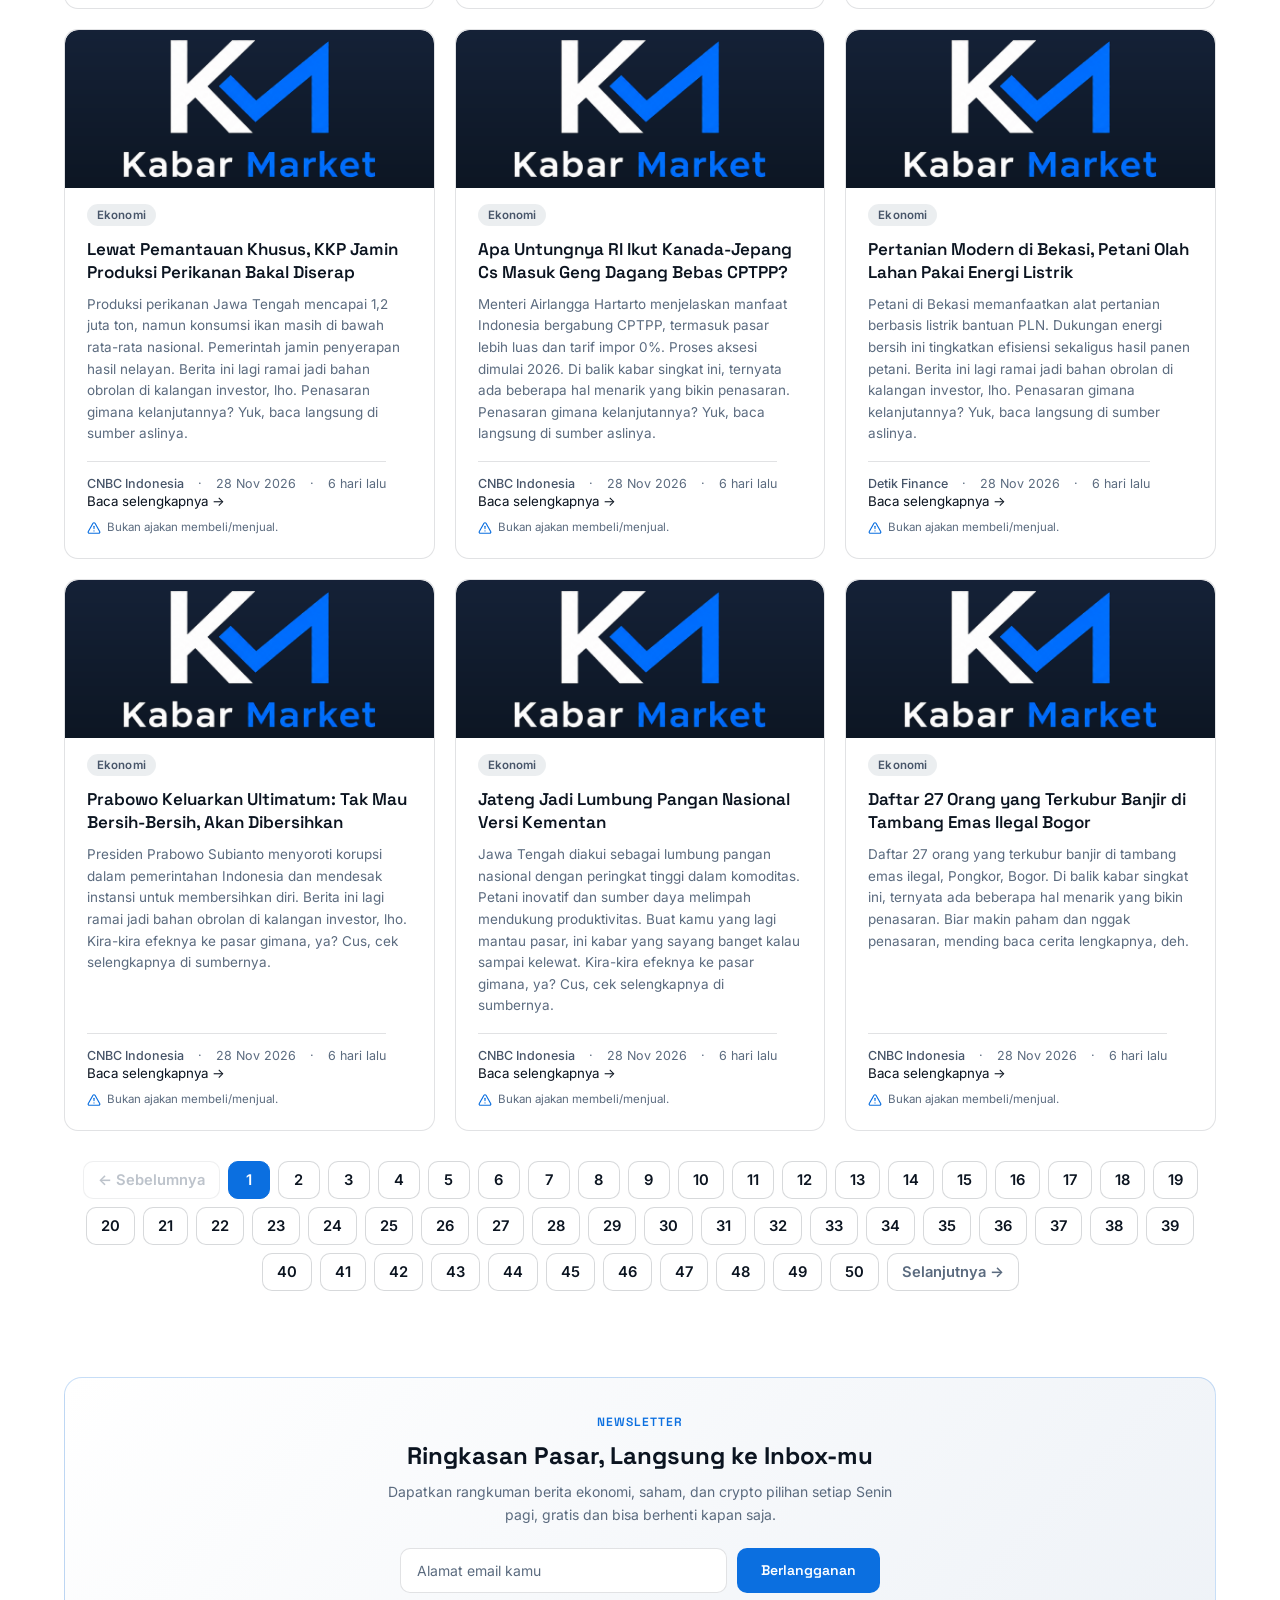
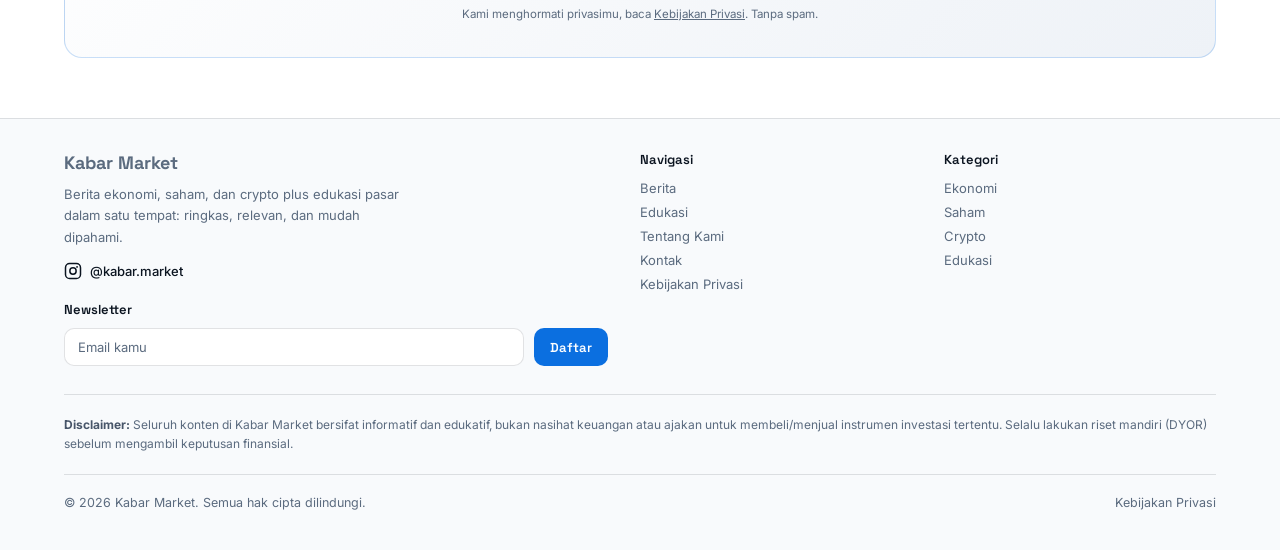
<file: berita.html>
<!DOCTYPE html>
<html lang="id">
<head>
<meta charset="UTF-8">
<meta name="viewport" content="width=device-width, initial-scale=1.0">
<title>Berita Terbaru: Ekonomi, Saham & Crypto | Kabar Market</title>
<meta name="description" content="Kumpulan berita terbaru: ekonomi, saham (Indonesia & internasional), dan crypto dalam satu halaman yang ringkas dan mudah dipahami.">
<meta name="author" content="Kabar Market">
<meta name="keywords" content="berita ekonomi, saham, crypto, IHSG, bitcoin, investasi, edukasi pasar">
<meta property="og:title" content="Berita Terbaru: Ekonomi, Saham & Crypto | Kabar Market">
<meta property="og:description" content="Berita ekonomi, saham, dan crypto plus edukasi pasar yang ringkas dan mudah dipahami.">
<meta property="og:type" content="website">
<meta property="og:site_name" content="Kabar Market">
<meta property="og:locale" content="id_ID">
<meta property="og:url" content="https://kabarmarket.web.id/berita.html">
<meta property="og:image" content="https://kabarmarket.web.id/og-berita.png">
<meta property="og:image:width" content="1200">
<meta property="og:image:height" content="630">
<meta property="og:image:alt" content="Berita Terbaru: Ekonomi, Saham & Crypto | Kabar Market">
<meta name="twitter:card" content="summary_large_image">
<meta name="twitter:title" content="Berita Terbaru: Ekonomi, Saham & Crypto | Kabar Market">
<meta name="twitter:description" content="Berita ekonomi, saham, dan crypto plus edukasi pasar yang ringkas dan mudah dipahami.">
<meta name="twitter:image" content="https://kabarmarket.web.id/og-berita.png">
<meta name="theme-color" content="#ffffff">
<meta name="robots" content="index, follow">
<link rel="canonical" href="https://kabarmarket.web.id/berita.html">
<link rel="alternate" type="application/rss+xml" title="Kabar Market | Berita Ekonomi, Saham & Crypto" href="https://kabarmarket.web.id/feed.xml">
<link rel="apple-touch-icon" href="https://kabarmarket.web.id/logo-km.png?v=2">
<script type="application/ld+json">
{
  "@context": "https://schema.org",
  "@graph": [
    {
      "@type": "NewsMediaOrganization",
      "@id": "https://kabarmarket.web.id/#org",
      "name": "Kabar Market",
      "url": "https://kabarmarket.web.id/",
      "logo": {
        "@type": "ImageObject",
        "url": "https://kabarmarket.web.id/logo-km.png",
        "width": 512,
        "height": 512
      },
      "email": "kabarmarket1@gmail.com",
      "sameAs": ["https://www.instagram.com/kabar.market"]
    },
    {
      "@type": "WebSite",
      "@id": "https://kabarmarket.web.id/#website",
      "url": "https://kabarmarket.web.id/",
      "name": "Kabar Market",
      "description": "Berita ekonomi, saham, dan crypto serta edukasi pasar secara ringkas dan mudah dipahami.",
      "inLanguage": "id-ID",
      "publisher": { "@id": "https://kabarmarket.web.id/#org" },
      "potentialAction": {
        "@type": "SearchAction",
        "target": { "@type": "EntryPoint", "urlTemplate": "https://kabarmarket.web.id/?q={search_term_string}#berita" },
        "query-input": "required name=search_term_string"
      }
    }
  ]
}
</script>
<link rel="icon" type="image/png" href="[data-uri]">
<link rel="preconnect" href="https://fonts.googleapis.com">
<link href="https://fonts.googleapis.com/css2?family=Space+Grotesk:wght@500;600;700&family=Inter:wght@400;500;600;700&family=JetBrains+Mono:wght@400;500;600&display=swap" rel="stylesheet">
<link rel="stylesheet" href="assets/style.css">
<script>
/* Tema gelap/terang: dibaca sebelum render supaya halaman tidak berkedip.
   Pilihan tersimpan di localStorage 'km-theme'; kunjungan pertama mengikuti
   preferensi sistem (prefers-color-scheme: dark). */
(function(){try{var t=localStorage.getItem('km-theme');if(!t){t=(window.matchMedia&&window.matchMedia('(prefers-color-scheme: dark)').matches)?'dark':'light';}if(t==='dark'){document.documentElement.classList.add('dark');var m=document.querySelector('meta[name="theme-color"]');if(m){m.setAttribute('content','#0F1115');}}}catch(e){}})();
</script>
<script type="application/ld+json">
{"@context": "https://schema.org", "@type": "BreadcrumbList", "itemListElement": [{"@type": "ListItem", "position": 1, "name": "Beranda", "item": "https://kabarmarket.web.id/"}, {"@type": "ListItem", "position": 2, "name": "Berita", "item": "https://kabarmarket.web.id/berita.html"}]}
</script>
</head>
<body>
<div class="ticker-wrap">
  <span class="ticker-label"><span class="live is-open" id="marketDot"></span><span class="ticker-label-text">PASAR HARI INI</span><span class="ticker-status" id="marketLabel">Pasar buka</span><span class="ticker-clock mono" id="clock"></span></span>
  <div class="ticker-viewport"><div class="ticker mono" id="tickerStrip"></div></div>
</div>

<header class="nav">
  <a class="brand" href="index.html" aria-label="Kabar Market - Beranda">
    <span class="brand-logo"><img src="assets/logo-kabarmarket.jpg" alt="Logo Kabar Market" width="1536" height="1024" decoding="async" fetchpriority="high"></span>
    <span class="brand-tagline">PASAR • KRIPTO • EKONOMI</span>
  </a>
    <nav class="links" id="navLinks">
    <a href="index.html">Beranda</a>
    <a href="berita.html" class="active">Berita</a>
    <a href="crypto.html">Crypto</a>
    <a href="ekonomi.html">Ekonomi</a>
    <a href="edukasi.html">Edukasi</a>
  </nav>
    <div class="nav-icons">
    <button type="button" class="nav-icon" id="navSearchBtn" aria-label="Cari berita"><svg viewBox="0 0 24 24" width="20" height="20" fill="none" stroke="currentColor" stroke-width="2" stroke-linecap="round" stroke-linejoin="round" aria-hidden="true"><circle cx="11" cy="11" r="7"></circle><line x1="21" y1="21" x2="16.5" y2="16.5"></line></svg></button>
    <a class="nav-icon" href="#newsletter" aria-label="Notifikasi dan newsletter"><svg viewBox="0 0 24 24" width="20" height="20" fill="none" stroke="currentColor" stroke-width="2" stroke-linecap="round" stroke-linejoin="round" aria-hidden="true"><path d="M18 8a6 6 0 0 0-12 0c0 7-3 9-3 9h18s-3-2-3-9"></path><path d="M13.7 21a2 2 0 0 1-3.4 0"></path></svg></a>
    <a class="nav-icon" href="tentang.html" aria-label="Tentang Kabar Market"><svg viewBox="0 0 24 24" width="20" height="20" fill="none" stroke="currentColor" stroke-width="2" stroke-linecap="round" stroke-linejoin="round" aria-hidden="true"><circle cx="12" cy="12" r="10"></circle><line x1="12" y1="16" x2="12" y2="12"></line><line x1="12" y1="8" x2="12.01" y2="8"></line></svg></a>
    <button type="button" class="nav-icon" id="themeToggle" aria-label="Aktifkan mode gelap"><svg class="icon-moon" viewBox="0 0 24 24" width="20" height="20" fill="none" stroke="currentColor" stroke-width="2" stroke-linecap="round" stroke-linejoin="round" aria-hidden="true"><path d="M21 12.79A9 9 0 1 1 11.21 3 7 7 0 0 0 21 12.79z"></path></svg><svg class="icon-sun" viewBox="0 0 24 24" width="20" height="20" fill="none" stroke="currentColor" stroke-width="2" stroke-linecap="round" stroke-linejoin="round" aria-hidden="true"><circle cx="12" cy="12" r="4"></circle><path d="M12 2v2"></path><path d="M12 20v2"></path><path d="m4.93 4.93 1.41 1.41"></path><path d="m17.66 17.66 1.41 1.41"></path><path d="M2 12h2"></path><path d="M20 12h2"></path><path d="m6.34 17.66-1.41 1.41"></path><path d="m19.07 4.93-1.41 1.41"></path></svg></button>
  </div>
  <button class="hamburger" id="hamburgerBtn" aria-label="Buka menu" aria-expanded="false"><span></span><span></span><span></span></button>
</header>
<nav class="breadcrumb" aria-label="Breadcrumb"><a href="index.html">Beranda</a><span class="crumb-sep" aria-hidden="true">›</span><span aria-current="page">Berita</span></nav>

<nav class="subnav" aria-label="Kategori berita">
  <a href="berita.html" class="active">Semua</a>
  <a href="ekonomi.html">Ekonomi</a>
  <a href="saham.html">Saham</a>
  <a href="crypto.html">Crypto</a>
</nav>

<section class="cat-hero"><h1>Berita Terbaru</h1><p>Semua berita ekonomi, saham (Indonesia &amp; internasional), dan crypto dalam satu halaman. Pilih kategori di atas untuk fokus membaca.</p></section>

<section class="news" id="berita">
  <div class="news-toolbar"><div class="search-wrap"><span class="search-ic" aria-hidden="true">⌕</span><input type="text" id="newsSearch" placeholder="Cari semua berita: ekonomi, saham, crypto… (mis. BBCA)" aria-label="Cari berita"></div></div>
  <div class="disclaimer-banner">
    <b>Disclaimer:</b> Seluruh berita di halaman ini bersifat informatif dan bukan ajakan untuk membeli, menjual, atau menahan aset atau instrumen investasi tertentu. Keputusan investasi sepenuhnya menjadi tanggung jawab pembaca.
  </div>
  <div class="news-grid" id="newsGrid"></div>
  <div class="pagination" id="pagination"></div>
</section>

<section class="newsletter-sec" id="newsletter">
  <div class="nl-card">
    <div class="nl-eyebrow">Newsletter</div>
    <h2>Ringkasan Pasar, Langsung ke Inbox-mu</h2>
    <p class="nl-sub">Dapatkan rangkuman berita ekonomi, saham, dan crypto pilihan setiap Senin pagi, gratis dan bisa berhenti kapan saja.</p>
    <form class="nl-form" action="https://cda88ff4.sibforms.com/serve/[base64]" method="post" novalidate>
      <input type="text" name="email_address_check" value="" style="display:none" tabindex="-1" autocomplete="off">
      <input type="hidden" name="locale" value="en">
      <input class="nl-input" type="email" name="EMAIL" placeholder="Alamat email kamu" aria-label="Alamat email" required>
      <button class="nl-btn" type="submit">Berlangganan</button>
    </form>
    <div class="nl-msg" role="status"></div>
    <p class="nl-note">Kami menghormati privasimu, baca <a href="#" class="open-privacy" style="color:var(--muted);text-decoration:underline;">Kebijakan Privasi</a>. Tanpa spam.</p>
  </div>
</section>


<footer>
  <div class="footer-grid">
    <div class="footer-brand">
      <div class="footer-name">Kabar Market</div>
      <p>Berita ekonomi, saham, dan crypto plus edukasi pasar dalam satu tempat: ringkas, relevan, dan mudah dipahami.</p>
      <a href="https://instagram.com/kabar.market" target="_blank" rel="noopener" class="footer-ig" aria-label="Instagram Kabar Market">
        <svg viewBox="0 0 24 24" width="18" height="18" fill="none" stroke="currentColor" stroke-width="2" stroke-linecap="round" stroke-linejoin="round" aria-hidden="true">
          <rect x="2" y="2" width="20" height="20" rx="5.5"></rect>
          <circle cx="12" cy="12" r="4.2"></circle>
          <circle cx="17.4" cy="6.6" r="1.2" fill="currentColor" stroke="none"></circle>
        </svg>
        @kabar.market
      </a>
      <div class="footer-nl">
        <h4>Newsletter</h4>
        <form class="nl-form" action="https://cda88ff4.sibforms.com/serve/[base64]" method="post" novalidate>
      <input type="text" name="email_address_check" value="" style="display:none" tabindex="-1" autocomplete="off">
      <input type="hidden" name="locale" value="en">
          <input class="nl-input" type="email" name="EMAIL" placeholder="Email kamu" aria-label="Alamat email" required>
          <button class="nl-btn" type="submit">Daftar</button>
        </form>
        <div class="nl-msg" role="status"></div>
      </div>
    </div>
    <div class="footer-col">
      <h4>Navigasi</h4>
      <a href="index.html">Berita</a>
      <a href="edukasi.html">Edukasi</a>
      <a href="tentang.html">Tentang Kami</a>
      <a href="mailto:kabarmarket1@gmail.com">Kontak</a>
      <a href="#" class="open-privacy">Kebijakan Privasi</a>
    </div>
    <div class="footer-col">
      <h4>Kategori</h4>
      <a href="ekonomi.html">Ekonomi</a>
      <a href="saham.html">Saham</a>
      <a href="crypto.html">Crypto</a>
      <a href="edukasi.html">Edukasi</a>
    </div>
  </div>
  <div class="footer-disclaimer">
    <b>Disclaimer:</b> Seluruh konten di Kabar Market bersifat informatif dan edukatif, bukan nasihat keuangan atau ajakan untuk membeli/menjual instrumen investasi tertentu. Selalu lakukan riset mandiri (DYOR) sebelum mengambil keputusan finansial.
  </div>
  <div class="footer-bottom">
    <span>© 2026 Kabar Market. Semua hak cipta dilindungi.</span>
    <a href="#" class="open-privacy" style="color:var(--muted);text-decoration:none;">Kebijakan Privasi</a>
  </div>
</footer>

<div class="modal-overlay" id="newsModal">
  <div class="modal-box">
    <button class="modal-close" id="newsModalClose" aria-label="Tutup">✕</button>
    <span class="pill" id="newsModalPill"></span>
    <h2 id="newsModalTitle"></h2>
    <div class="news-modal-meta mono" id="newsModalMeta"></div>
    <img id="newsModalImg" class="news-modal-img" alt="" loading="lazy" decoding="async" style="display:none;">
    <div class="body-text" id="newsModalBody"></div>
    <div class="referral-box" id="newsModalReferral">
      <div class="label">Platform Terkait</div>
      <div class="partner-grid" id="newsPartnerGrid"></div>
      <div class="referral-note">Tautan afiliasi/referral, kami dapat memperoleh komisi jika kamu mendaftar. Bukan rekomendasi atau ajakan investasi.</div>
    </div>

    <div class="nl-modal">
      <div class="nl-title">📩 Suka artikel ini?</div>
      <div class="nl-desc">Berlangganan newsletter Kabar Market: ringkasan pasar pilihan tiap pekan, langsung ke email kamu.</div>
      <form class="nl-form" action="https://cda88ff4.sibforms.com/serve/[base64]" method="post" novalidate>
      <input type="text" name="email_address_check" value="" style="display:none" tabindex="-1" autocomplete="off">
      <input type="hidden" name="locale" value="en">
        <input class="nl-input" type="email" name="EMAIL" placeholder="Alamat email kamu" aria-label="Alamat email" required>
        <button class="nl-btn" type="submit">Berlangganan</button>
      </form>
      <div class="nl-msg" role="status"></div>
    </div>
    <div class="disclaimer-inline" style="margin-top:18px;">
      <span class="mark"><svg viewBox="0 0 24 24" width="14" height="14" fill="none" stroke="currentColor" stroke-width="2" stroke-linecap="round" stroke-linejoin="round" aria-hidden="true"><path d="m21.73 18-8-14a2 2 0 0 0-3.48 0l-8 14A2 2 0 0 0 4 21h16a2 2 0 0 0 1.73-3Z"/><path d="M12 9v4"/><path d="M12 17h.01"/></svg></span>
      <span>Berita ini bersifat informatif, bukan ajakan atau rekomendasi untuk membeli/menjual instrumen investasi tertentu.</span>
    </div>
  </div>
</div>


<div class="modal-overlay" id="privacyModal">
  <div class="modal-box">
    <button class="modal-close" id="privacyModalClose" aria-label="Tutup">✕</button>
    <h2>Kebijakan Privasi</h2>
    <div class="body-text">
      <p style="color:var(--muted);font-size:13px;">Terakhir diperbarui: 2 Juli 2026</p>
      <p>Kabar Market ("kami") menghormati privasi Anda dan berkomitmen melindungi data pribadi Anda sesuai dengan <b>Undang-Undang Republik Indonesia No. 27 Tahun 2022 tentang Pelindungan Data Pribadi (UU PDP)</b> beserta peraturan pelaksananya. Kebijakan ini menjelaskan bagaimana kami mengumpulkan, menggunakan, menyimpan, dan melindungi informasi Anda saat mengakses situs Kabar Market.</p>

      <p><b>1. Data yang Kami Kumpulkan</b></p>
      <ul style="margin:6px 0 12px 18px;">
        <li><b>Data yang Anda berikan langsung:</b> alamat email (mis. saat berlangganan newsletter atau menghubungi kami) serta isi pesan yang Anda kirim.</li>
        <li><b>Data yang dikumpulkan otomatis:</b> alamat IP, jenis perangkat dan browser, sistem operasi, halaman yang dikunjungi, waktu kunjungan, serta data dari cookies dan teknologi serupa.</li>
      </ul>

      <p><b>2. Cookies dan Teknologi Pelacakan</b></p>
      <p>Situs ini menggunakan cookies untuk menjaga fungsi situs, menganalisis lalu lintas, dan menampilkan iklan yang relevan. Pihak ketiga, termasuk <b>Google</b>, dapat menggunakan cookies (seperti cookie DART) untuk menayangkan iklan berdasarkan kunjungan Anda ke situs ini maupun situs lain. Anda dapat menonaktifkan iklan yang dipersonalisasi melalui <a href="https://www.google.com/settings/ads" target="_blank" rel="noopener">Setelan Iklan Google</a>, atau mengatur dan menghapus cookies melalui pengaturan browser Anda.</p>

      <p><b>3. Layanan Pihak Ketiga</b></p>
      <ul style="margin:6px 0 12px 18px;">
        <li><b>Google AdSense</b>: untuk menayangkan iklan.</li>
        <li><b>Google Analytics</b>: untuk menganalisis penggunaan situs (jika diaktifkan).</li>
        <li><b>Mitra afiliasi/referral</b>: tautan ke platform seperti bursa atau aplikasi investasi; mereka memiliki kebijakan privasi masing-masing.</li>
      </ul>
      <p>Kami tidak mengontrol praktik privasi pihak ketiga tersebut dan menyarankan Anda membaca kebijakan privasi mereka.</p>

      <p><b>4. Tujuan dan Dasar Pemrosesan</b></p>
      <p>Kami memproses data untuk menyediakan dan meningkatkan layanan, mengirim newsletter yang Anda minta, menganalisis performa situs, serta menampilkan iklan. Dasar pemrosesan adalah persetujuan Anda dan/atau kepentingan sah kami sebagaimana diatur dalam UU PDP.</p>

      <p><b>5. Hak Anda sebagai Pemilik Data Pribadi</b></p>
      <p>Sesuai UU PDP, Anda berhak untuk: memperoleh informasi dan akses atas data Anda; memperbaiki data yang tidak akurat; menghapus data ("hak untuk dilupakan"); menarik persetujuan; mengajukan keberatan atas pemrosesan tertentu; serta membatasi pemrosesan. Untuk menggunakan hak ini, silakan hubungi kami melalui kontak di bawah.</p>

      <p><b>6. Penyimpanan dan Keamanan Data</b></p>
      <p>Kami menyimpan data hanya selama diperlukan untuk tujuan yang dijelaskan atau sesuai kewajiban hukum, serta menerapkan langkah keamanan yang wajar untuk melindungi data dari akses maupun penyalahgunaan yang tidak sah.</p>

      <p><b>7. Privasi Anak</b></p>
      <p>Situs ini tidak ditujukan bagi anak di bawah 18 tahun. Kami tidak dengan sengaja mengumpulkan data pribadi anak tanpa persetujuan orang tua atau wali sebagaimana diatur UU PDP.</p>

      <p><b>8. Perubahan Kebijakan</b></p>
      <p>Kami dapat memperbarui kebijakan ini sewaktu-waktu. Perubahan akan ditampilkan pada halaman ini disertai tanggal pembaruan terbaru.</p>

      <p><b>9. Hubungi Kami</b></p>
      <p>Untuk pertanyaan atau permintaan terkait data pribadi, hubungi kami di <a href="mailto:kabarmarket1@gmail.com">kabarmarket1@gmail.com</a> atau Instagram <a href="https://instagram.com/kabar.market" target="_blank" rel="noopener">@kabar.market</a>.</p>
    </div>
  </div>
</div>


<script>window.KM_PAGE = {cat:'Semua'};</script>
<script src="assets/app.js" defer></script>
<script src="assets/ai-assistant.js" defer></script>
</body>
</html>
</file>
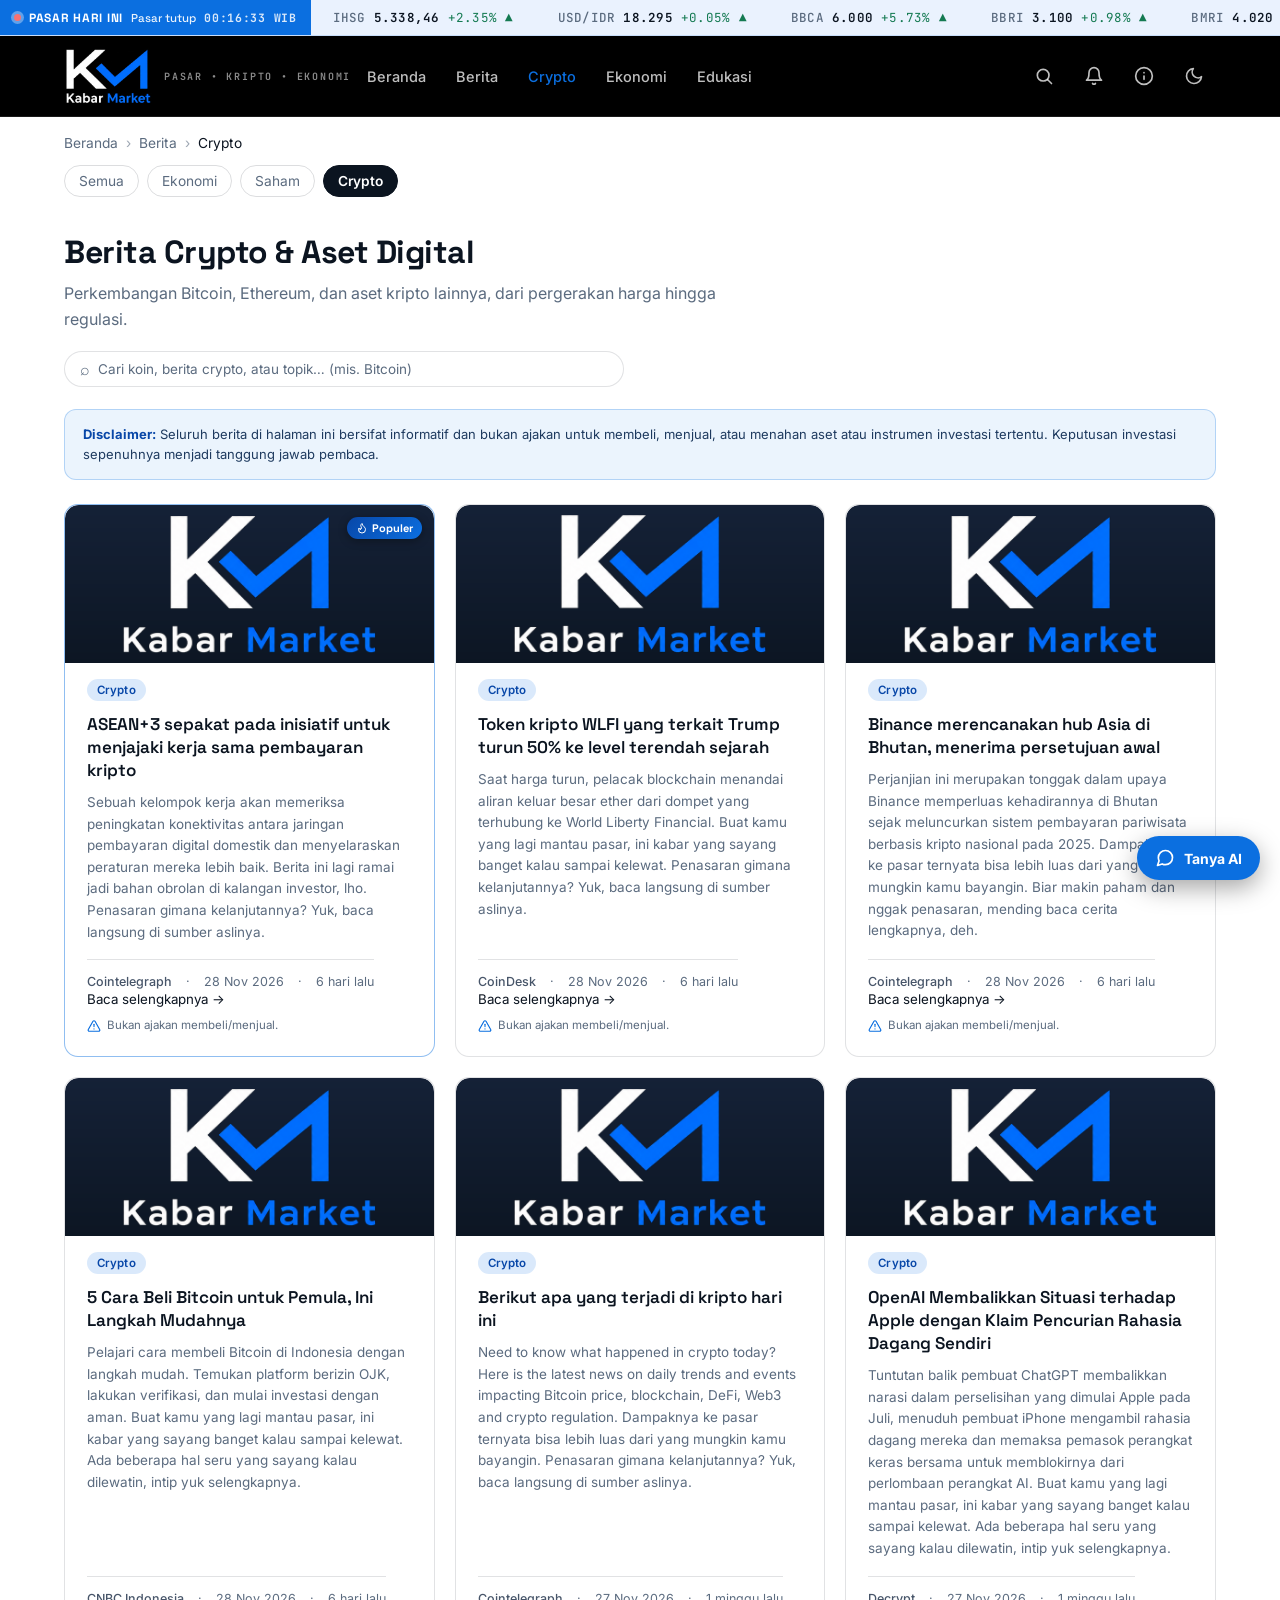
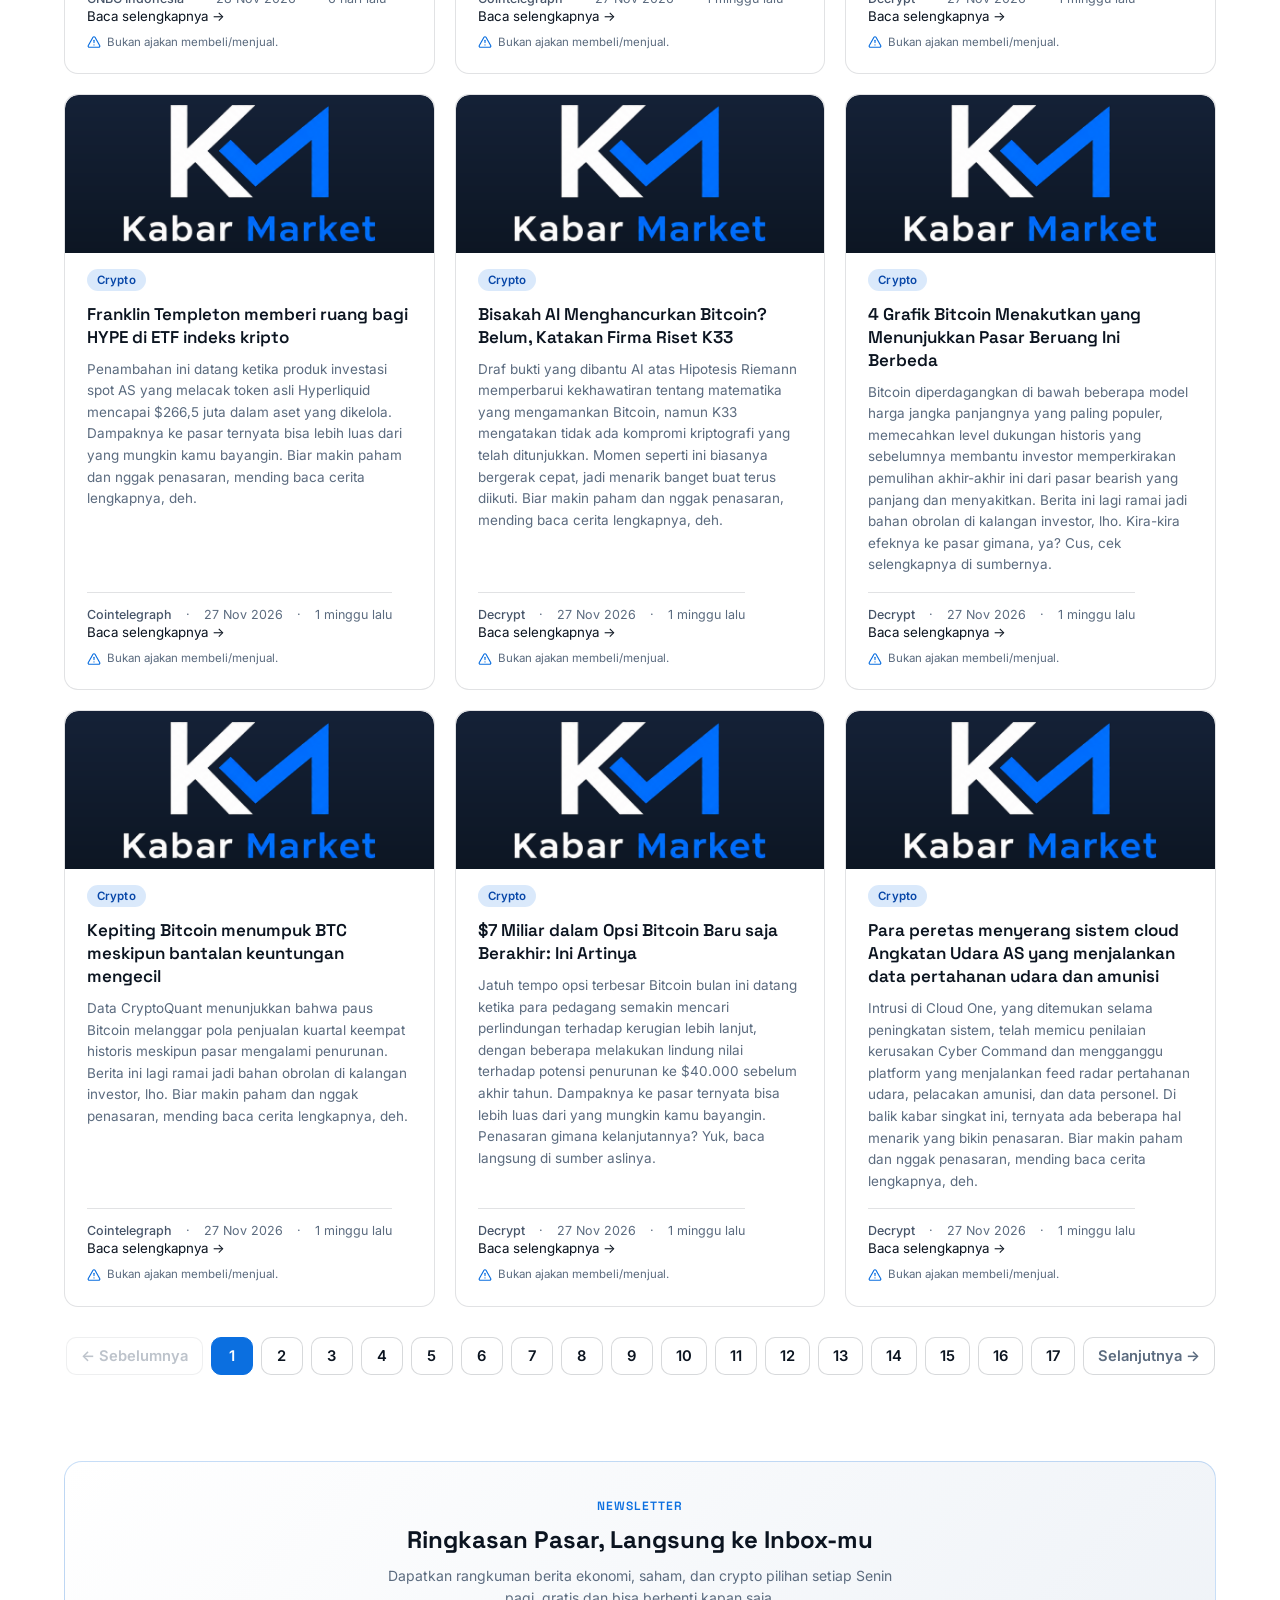
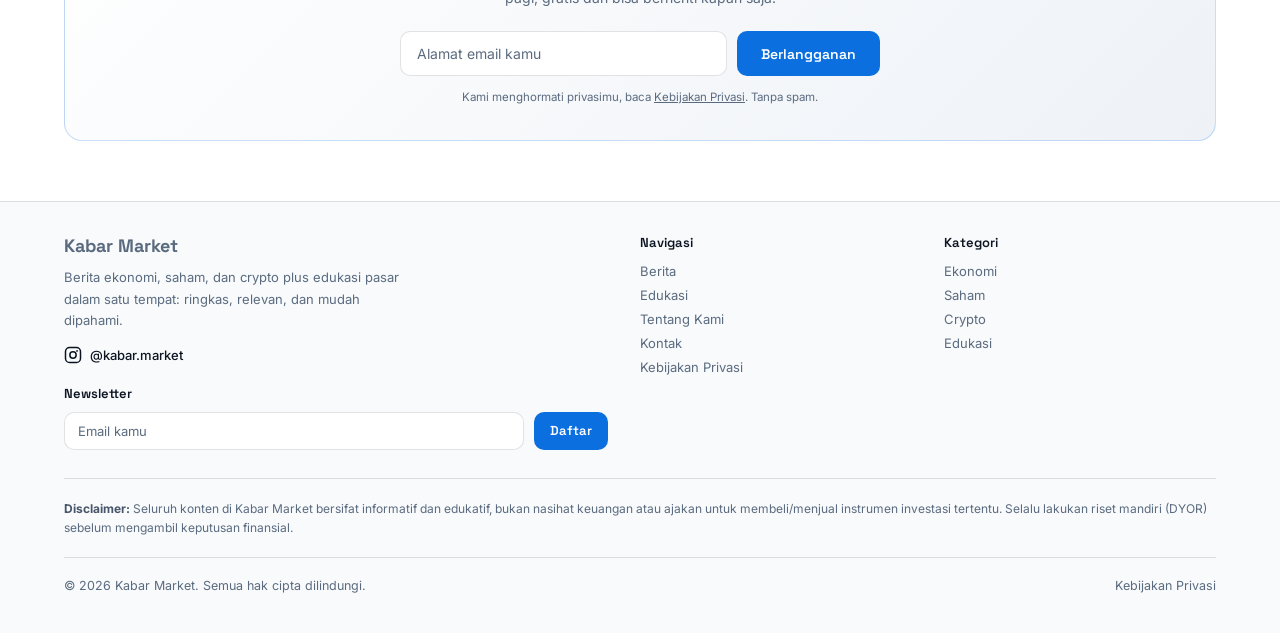
<file: crypto.html>
<!DOCTYPE html>
<html lang="id">
<head>
<meta charset="UTF-8">
<meta name="viewport" content="width=device-width, initial-scale=1.0">
<title>Berita Crypto & Bitcoin Terbaru | Kabar Market</title>
<meta name="description" content="Berita crypto terbaru: Bitcoin, Ethereum, altcoin, dan regulasi aset digital di Indonesia.">
<meta name="author" content="Kabar Market">
<meta name="keywords" content="berita ekonomi, saham, crypto, IHSG, bitcoin, investasi, edukasi pasar">
<meta property="og:title" content="Berita Crypto & Bitcoin Terbaru | Kabar Market">
<meta property="og:description" content="Berita ekonomi, saham, dan crypto plus edukasi pasar yang ringkas dan mudah dipahami.">
<meta property="og:type" content="website">
<meta property="og:site_name" content="Kabar Market">
<meta property="og:locale" content="id_ID">
<meta property="og:url" content="https://kabarmarket.web.id/crypto.html">
<meta property="og:image" content="https://kabarmarket.web.id/og-crypto.png">
<meta property="og:image:width" content="1200">
<meta property="og:image:height" content="630">
<meta property="og:image:alt" content="Berita Crypto & Bitcoin Terbaru | Kabar Market">
<meta name="twitter:card" content="summary_large_image">
<meta name="twitter:title" content="Berita Crypto & Bitcoin Terbaru | Kabar Market">
<meta name="twitter:description" content="Berita ekonomi, saham, dan crypto plus edukasi pasar yang ringkas dan mudah dipahami.">
<meta name="twitter:image" content="https://kabarmarket.web.id/og-crypto.png">
<meta name="theme-color" content="#ffffff">
<meta name="robots" content="index, follow">
<link rel="canonical" href="https://kabarmarket.web.id/crypto.html">
<link rel="alternate" type="application/rss+xml" title="Kabar Market | Berita Ekonomi, Saham & Crypto" href="https://kabarmarket.web.id/feed.xml">
<link rel="apple-touch-icon" href="https://kabarmarket.web.id/logo-km.png?v=2">
<script type="application/ld+json">
{
  "@context": "https://schema.org",
  "@graph": [
    {
      "@type": "NewsMediaOrganization",
      "@id": "https://kabarmarket.web.id/#org",
      "name": "Kabar Market",
      "url": "https://kabarmarket.web.id/",
      "logo": {
        "@type": "ImageObject",
        "url": "https://kabarmarket.web.id/logo-km.png",
        "width": 512,
        "height": 512
      },
      "email": "kabarmarket1@gmail.com",
      "sameAs": ["https://www.instagram.com/kabar.market"]
    },
    {
      "@type": "WebSite",
      "@id": "https://kabarmarket.web.id/#website",
      "url": "https://kabarmarket.web.id/",
      "name": "Kabar Market",
      "description": "Berita ekonomi, saham, dan crypto serta edukasi pasar secara ringkas dan mudah dipahami.",
      "inLanguage": "id-ID",
      "publisher": { "@id": "https://kabarmarket.web.id/#org" },
      "potentialAction": {
        "@type": "SearchAction",
        "target": { "@type": "EntryPoint", "urlTemplate": "https://kabarmarket.web.id/?q={search_term_string}#berita" },
        "query-input": "required name=search_term_string"
      }
    }
  ]
}
</script>
<link rel="icon" type="image/png" href="[data-uri]">
<link rel="preconnect" href="https://fonts.googleapis.com">
<link href="https://fonts.googleapis.com/css2?family=Space+Grotesk:wght@500;600;700&family=Inter:wght@400;500;600;700&family=JetBrains+Mono:wght@400;500;600&display=swap" rel="stylesheet">
<link rel="stylesheet" href="assets/style.css">
<script>
/* Tema gelap/terang: dibaca sebelum render supaya halaman tidak berkedip.
   Pilihan tersimpan di localStorage 'km-theme'; kunjungan pertama mengikuti
   preferensi sistem (prefers-color-scheme: dark). */
(function(){try{var t=localStorage.getItem('km-theme');if(!t){t=(window.matchMedia&&window.matchMedia('(prefers-color-scheme: dark)').matches)?'dark':'light';}if(t==='dark'){document.documentElement.classList.add('dark');var m=document.querySelector('meta[name="theme-color"]');if(m){m.setAttribute('content','#0F1115');}}}catch(e){}})();
</script>
<script type="application/ld+json">
{"@context": "https://schema.org", "@type": "BreadcrumbList", "itemListElement": [{"@type": "ListItem", "position": 1, "name": "Beranda", "item": "https://kabarmarket.web.id/"}, {"@type": "ListItem", "position": 2, "name": "Berita", "item": "https://kabarmarket.web.id/berita.html"}, {"@type": "ListItem", "position": 3, "name": "Crypto", "item": "https://kabarmarket.web.id/crypto.html"}]}
</script>

<!-- Cloudflare Web Analytics -->
<script defer src="https://static.cloudflareinsights.com/beacon.min.js"
  data-cf-beacon='{"token": "ffe01318faff4dd3a341a2311432c630"}'></script>
<!-- End Cloudflare Web Analytics -->
</head>
<body>
<div class="ticker-wrap">
  <span class="ticker-label"><span class="live is-open" id="marketDot"></span><span class="ticker-label-text">PASAR HARI INI</span><span class="ticker-status" id="marketLabel">Pasar buka</span><span class="ticker-clock mono" id="clock"></span></span>
  <div class="ticker-viewport"><div class="ticker mono" id="tickerStrip"></div></div>
</div>

<header class="nav">
  <a class="brand" href="index.html" aria-label="Kabar Market - Beranda">
    <span class="brand-logo"><img src="assets/logo-kabarmarket.jpg" alt="Logo Kabar Market" width="1536" height="1024" decoding="async" fetchpriority="high"></span>
    <span class="brand-tagline">PASAR • KRIPTO • EKONOMI</span>
  </a>
    <nav class="links" id="navLinks">
    <a href="index.html">Beranda</a>
    <a href="berita.html">Berita</a>
    <a href="crypto.html" class="active">Crypto</a>
    <a href="ekonomi.html">Ekonomi</a>
    <a href="edukasi.html">Edukasi</a>
  </nav>
    <div class="nav-icons">
    <button type="button" class="nav-icon" id="navSearchBtn" aria-label="Cari berita"><svg viewBox="0 0 24 24" width="20" height="20" fill="none" stroke="currentColor" stroke-width="2" stroke-linecap="round" stroke-linejoin="round" aria-hidden="true"><circle cx="11" cy="11" r="7"></circle><line x1="21" y1="21" x2="16.5" y2="16.5"></line></svg></button>
    <a class="nav-icon" href="#newsletter" aria-label="Notifikasi dan newsletter"><svg viewBox="0 0 24 24" width="20" height="20" fill="none" stroke="currentColor" stroke-width="2" stroke-linecap="round" stroke-linejoin="round" aria-hidden="true"><path d="M18 8a6 6 0 0 0-12 0c0 7-3 9-3 9h18s-3-2-3-9"></path><path d="M13.7 21a2 2 0 0 1-3.4 0"></path></svg></a>
    <a class="nav-icon" href="tentang.html" aria-label="Tentang Kabar Market"><svg viewBox="0 0 24 24" width="20" height="20" fill="none" stroke="currentColor" stroke-width="2" stroke-linecap="round" stroke-linejoin="round" aria-hidden="true"><circle cx="12" cy="12" r="10"></circle><line x1="12" y1="16" x2="12" y2="12"></line><line x1="12" y1="8" x2="12.01" y2="8"></line></svg></a>
    <button type="button" class="nav-icon" id="themeToggle" aria-label="Aktifkan mode gelap"><svg class="icon-moon" viewBox="0 0 24 24" width="20" height="20" fill="none" stroke="currentColor" stroke-width="2" stroke-linecap="round" stroke-linejoin="round" aria-hidden="true"><path d="M21 12.79A9 9 0 1 1 11.21 3 7 7 0 0 0 21 12.79z"></path></svg><svg class="icon-sun" viewBox="0 0 24 24" width="20" height="20" fill="none" stroke="currentColor" stroke-width="2" stroke-linecap="round" stroke-linejoin="round" aria-hidden="true"><circle cx="12" cy="12" r="4"></circle><path d="M12 2v2"></path><path d="M12 20v2"></path><path d="m4.93 4.93 1.41 1.41"></path><path d="m17.66 17.66 1.41 1.41"></path><path d="M2 12h2"></path><path d="M20 12h2"></path><path d="m6.34 17.66-1.41 1.41"></path><path d="m19.07 4.93-1.41 1.41"></path></svg></button>
  </div>
  <button class="hamburger" id="hamburgerBtn" aria-label="Buka menu" aria-expanded="false"><span></span><span></span><span></span></button>
</header>
<nav class="breadcrumb" aria-label="Breadcrumb"><a href="index.html">Beranda</a><span class="crumb-sep" aria-hidden="true">›</span><a href="berita.html">Berita</a><span class="crumb-sep" aria-hidden="true">›</span><span aria-current="page">Crypto</span></nav>

<nav class="subnav" aria-label="Kategori berita">
  <a href="berita.html">Semua</a>
  <a href="ekonomi.html">Ekonomi</a>
  <a href="saham.html">Saham</a>
  <a href="crypto.html" class="active">Crypto</a>
</nav>

<section class="cat-hero"><h1>Berita Crypto & Aset Digital</h1><p>Perkembangan Bitcoin, Ethereum, dan aset kripto lainnya, dari pergerakan harga hingga regulasi.</p></section>

<section class="news" id="berita">
  <div class="news-toolbar"><div class="search-wrap"><span class="search-ic" aria-hidden="true">⌕</span><input type="text" id="newsSearch" placeholder="Cari koin, berita crypto, atau topik… (mis. Bitcoin)" aria-label="Cari berita"></div></div>
  <div class="disclaimer-banner">
    <b>Disclaimer:</b> Seluruh berita di halaman ini bersifat informatif dan bukan ajakan untuk membeli, menjual, atau menahan aset atau instrumen investasi tertentu. Keputusan investasi sepenuhnya menjadi tanggung jawab pembaca.
  </div>
  <div class="news-grid" id="newsGrid"></div>
  <div class="pagination" id="pagination"></div>
</section>

<section class="newsletter-sec" id="newsletter">
  <div class="nl-card">
    <div class="nl-eyebrow">Newsletter</div>
    <h2>Ringkasan Pasar, Langsung ke Inbox-mu</h2>
    <p class="nl-sub">Dapatkan rangkuman berita ekonomi, saham, dan crypto pilihan setiap Senin pagi, gratis dan bisa berhenti kapan saja.</p>
    <form class="nl-form" action="https://cda88ff4.sibforms.com/serve/[base64]" method="post" novalidate>
      <input type="text" name="email_address_check" value="" style="display:none" tabindex="-1" autocomplete="off">
      <input type="hidden" name="locale" value="en">
      <input class="nl-input" type="email" name="EMAIL" placeholder="Alamat email kamu" aria-label="Alamat email" required>
      <button class="nl-btn" type="submit">Berlangganan</button>
    </form>
    <div class="nl-msg" role="status"></div>
    <p class="nl-note">Kami menghormati privasimu, baca <a href="#" class="open-privacy" style="color:var(--muted);text-decoration:underline;">Kebijakan Privasi</a>. Tanpa spam.</p>
  </div>
</section>


<footer>
  <div class="footer-grid">
    <div class="footer-brand">
      <div class="footer-name">Kabar Market</div>
      <p>Berita ekonomi, saham, dan crypto plus edukasi pasar dalam satu tempat: ringkas, relevan, dan mudah dipahami.</p>
      <a href="https://instagram.com/kabar.market" target="_blank" rel="noopener" class="footer-ig" aria-label="Instagram Kabar Market">
        <svg viewBox="0 0 24 24" width="18" height="18" fill="none" stroke="currentColor" stroke-width="2" stroke-linecap="round" stroke-linejoin="round" aria-hidden="true">
          <rect x="2" y="2" width="20" height="20" rx="5.5"></rect>
          <circle cx="12" cy="12" r="4.2"></circle>
          <circle cx="17.4" cy="6.6" r="1.2" fill="currentColor" stroke="none"></circle>
        </svg>
        @kabar.market
      </a>
      <div class="footer-nl">
        <h4>Newsletter</h4>
        <form class="nl-form" action="https://cda88ff4.sibforms.com/serve/[base64]" method="post" novalidate>
      <input type="text" name="email_address_check" value="" style="display:none" tabindex="-1" autocomplete="off">
      <input type="hidden" name="locale" value="en">
          <input class="nl-input" type="email" name="EMAIL" placeholder="Email kamu" aria-label="Alamat email" required>
          <button class="nl-btn" type="submit">Daftar</button>
        </form>
        <div class="nl-msg" role="status"></div>
      </div>
    </div>
    <div class="footer-col">
      <h4>Navigasi</h4>
      <a href="index.html">Berita</a>
      <a href="edukasi.html">Edukasi</a>
      <a href="tentang.html">Tentang Kami</a>
      <a href="mailto:kabarmarket1@gmail.com">Kontak</a>
      <a href="#" class="open-privacy">Kebijakan Privasi</a>
    </div>
    <div class="footer-col">
      <h4>Kategori</h4>
      <a href="ekonomi.html">Ekonomi</a>
      <a href="saham.html">Saham</a>
      <a href="crypto.html">Crypto</a>
      <a href="edukasi.html">Edukasi</a>
    </div>
  </div>
  <div class="footer-disclaimer">
    <b>Disclaimer:</b> Seluruh konten di Kabar Market bersifat informatif dan edukatif, bukan nasihat keuangan atau ajakan untuk membeli/menjual instrumen investasi tertentu. Selalu lakukan riset mandiri (DYOR) sebelum mengambil keputusan finansial.
  </div>
  <div class="footer-bottom">
    <span>© 2026 Kabar Market. Semua hak cipta dilindungi.</span>
    <a href="#" class="open-privacy" style="color:var(--muted);text-decoration:none;">Kebijakan Privasi</a>
  </div>
</footer>

<div class="modal-overlay" id="newsModal">
  <div class="modal-box">
    <button class="modal-close" id="newsModalClose" aria-label="Tutup">✕</button>
    <span class="pill" id="newsModalPill"></span>
    <h2 id="newsModalTitle"></h2>
    <div class="news-modal-meta mono" id="newsModalMeta"></div>
    <img id="newsModalImg" class="news-modal-img" alt="" loading="lazy" decoding="async" style="display:none;">
    <div class="body-text" id="newsModalBody"></div>
    <div class="referral-box" id="newsModalReferral">
      <div class="label">Platform Terkait</div>
      <div class="partner-grid" id="newsPartnerGrid"></div>
      <div class="referral-note">Tautan afiliasi/referral, kami dapat memperoleh komisi jika kamu mendaftar. Bukan rekomendasi atau ajakan investasi.</div>
    </div>

    <div class="nl-modal">
      <div class="nl-title">📩 Suka artikel ini?</div>
      <div class="nl-desc">Berlangganan newsletter Kabar Market: ringkasan pasar pilihan tiap pekan, langsung ke email kamu.</div>
      <form class="nl-form" action="https://cda88ff4.sibforms.com/serve/[base64]" method="post" novalidate>
      <input type="text" name="email_address_check" value="" style="display:none" tabindex="-1" autocomplete="off">
      <input type="hidden" name="locale" value="en">
        <input class="nl-input" type="email" name="EMAIL" placeholder="Alamat email kamu" aria-label="Alamat email" required>
        <button class="nl-btn" type="submit">Berlangganan</button>
      </form>
      <div class="nl-msg" role="status"></div>
    </div>
    <div class="disclaimer-inline" style="margin-top:18px;">
      <span class="mark"><svg viewBox="0 0 24 24" width="14" height="14" fill="none" stroke="currentColor" stroke-width="2" stroke-linecap="round" stroke-linejoin="round" aria-hidden="true"><path d="m21.73 18-8-14a2 2 0 0 0-3.48 0l-8 14A2 2 0 0 0 4 21h16a2 2 0 0 0 1.73-3Z"/><path d="M12 9v4"/><path d="M12 17h.01"/></svg></span>
      <span>Berita ini bersifat informatif, bukan ajakan atau rekomendasi untuk membeli/menjual instrumen investasi tertentu.</span>
    </div>
  </div>
</div>


<div class="modal-overlay" id="privacyModal">
  <div class="modal-box">
    <button class="modal-close" id="privacyModalClose" aria-label="Tutup">✕</button>
    <h2>Kebijakan Privasi</h2>
    <div class="body-text">
      <p style="color:var(--muted);font-size:13px;">Terakhir diperbarui: 2 Juli 2026</p>
      <p>Kabar Market ("kami") menghormati privasi Anda dan berkomitmen melindungi data pribadi Anda sesuai dengan <b>Undang-Undang Republik Indonesia No. 27 Tahun 2022 tentang Pelindungan Data Pribadi (UU PDP)</b> beserta peraturan pelaksananya. Kebijakan ini menjelaskan bagaimana kami mengumpulkan, menggunakan, menyimpan, dan melindungi informasi Anda saat mengakses situs Kabar Market.</p>

      <p><b>1. Data yang Kami Kumpulkan</b></p>
      <ul style="margin:6px 0 12px 18px;">
        <li><b>Data yang Anda berikan langsung:</b> alamat email (mis. saat berlangganan newsletter atau menghubungi kami) serta isi pesan yang Anda kirim.</li>
        <li><b>Data yang dikumpulkan otomatis:</b> alamat IP, jenis perangkat dan browser, sistem operasi, halaman yang dikunjungi, waktu kunjungan, serta data dari cookies dan teknologi serupa.</li>
      </ul>

      <p><b>2. Cookies dan Teknologi Pelacakan</b></p>
      <p>Situs ini menggunakan cookies untuk menjaga fungsi situs, menganalisis lalu lintas, dan menampilkan iklan yang relevan. Pihak ketiga, termasuk <b>Google</b>, dapat menggunakan cookies (seperti cookie DART) untuk menayangkan iklan berdasarkan kunjungan Anda ke situs ini maupun situs lain. Anda dapat menonaktifkan iklan yang dipersonalisasi melalui <a href="https://www.google.com/settings/ads" target="_blank" rel="noopener">Setelan Iklan Google</a>, atau mengatur dan menghapus cookies melalui pengaturan browser Anda.</p>

      <p><b>3. Layanan Pihak Ketiga</b></p>
      <ul style="margin:6px 0 12px 18px;">
        <li><b>Google AdSense</b>: untuk menayangkan iklan.</li>
        <li><b>Google Analytics</b>: untuk menganalisis penggunaan situs (jika diaktifkan).</li>
        <li><b>Mitra afiliasi/referral</b>: tautan ke platform seperti bursa atau aplikasi investasi; mereka memiliki kebijakan privasi masing-masing.</li>
      </ul>
      <p>Kami tidak mengontrol praktik privasi pihak ketiga tersebut dan menyarankan Anda membaca kebijakan privasi mereka.</p>

      <p><b>4. Tujuan dan Dasar Pemrosesan</b></p>
      <p>Kami memproses data untuk menyediakan dan meningkatkan layanan, mengirim newsletter yang Anda minta, menganalisis performa situs, serta menampilkan iklan. Dasar pemrosesan adalah persetujuan Anda dan/atau kepentingan sah kami sebagaimana diatur dalam UU PDP.</p>

      <p><b>5. Hak Anda sebagai Pemilik Data Pribadi</b></p>
      <p>Sesuai UU PDP, Anda berhak untuk: memperoleh informasi dan akses atas data Anda; memperbaiki data yang tidak akurat; menghapus data ("hak untuk dilupakan"); menarik persetujuan; mengajukan keberatan atas pemrosesan tertentu; serta membatasi pemrosesan. Untuk menggunakan hak ini, silakan hubungi kami melalui kontak di bawah.</p>

      <p><b>6. Penyimpanan dan Keamanan Data</b></p>
      <p>Kami menyimpan data hanya selama diperlukan untuk tujuan yang dijelaskan atau sesuai kewajiban hukum, serta menerapkan langkah keamanan yang wajar untuk melindungi data dari akses maupun penyalahgunaan yang tidak sah.</p>

      <p><b>7. Privasi Anak</b></p>
      <p>Situs ini tidak ditujukan bagi anak di bawah 18 tahun. Kami tidak dengan sengaja mengumpulkan data pribadi anak tanpa persetujuan orang tua atau wali sebagaimana diatur UU PDP.</p>

      <p><b>8. Perubahan Kebijakan</b></p>
      <p>Kami dapat memperbarui kebijakan ini sewaktu-waktu. Perubahan akan ditampilkan pada halaman ini disertai tanggal pembaruan terbaru.</p>

      <p><b>9. Hubungi Kami</b></p>
      <p>Untuk pertanyaan atau permintaan terkait data pribadi, hubungi kami di <a href="mailto:kabarmarket1@gmail.com">kabarmarket1@gmail.com</a> atau Instagram <a href="https://instagram.com/kabar.market" target="_blank" rel="noopener">@kabar.market</a>.</p>
    </div>
  </div>
</div>


<script>window.KM_PAGE = {cat:'Crypto'};</script>
<script src="assets/app.js" defer></script>
<script src="assets/ai-assistant.js" defer></script>
</body>
</html>
</file>
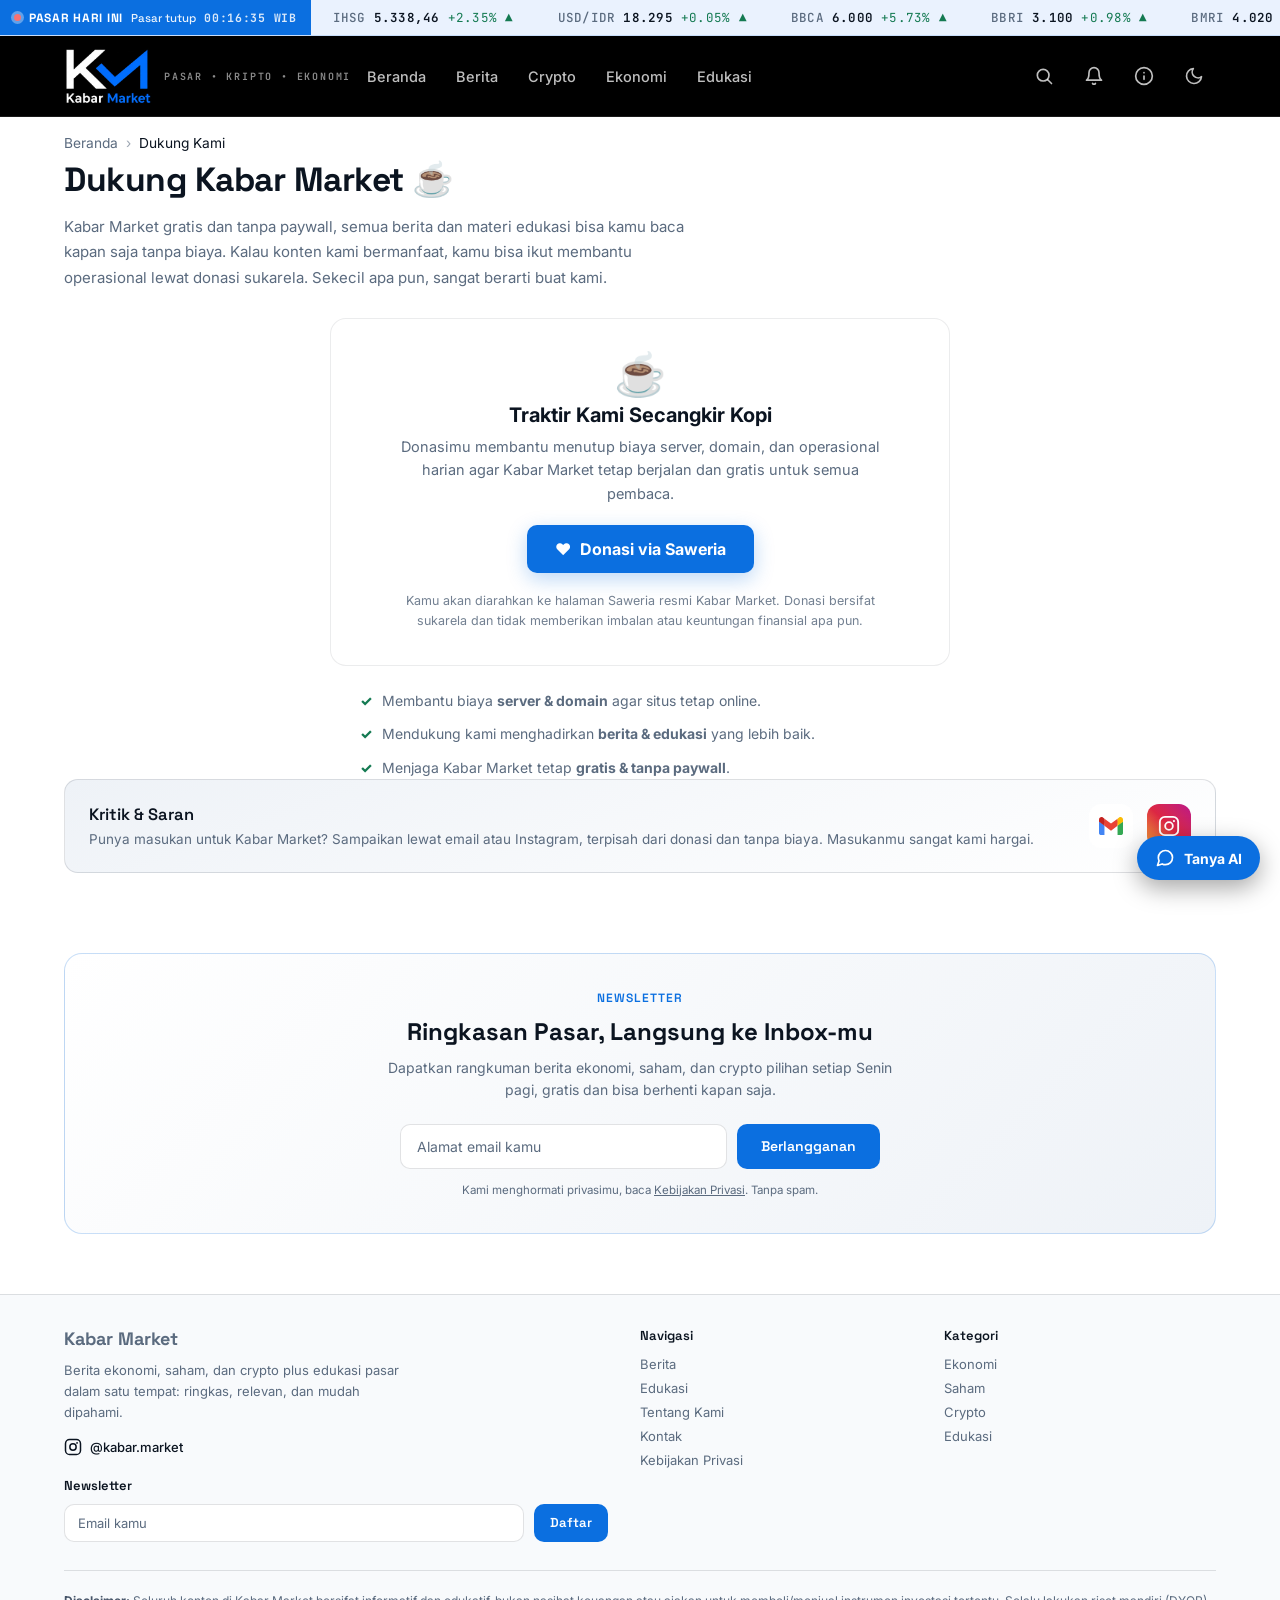
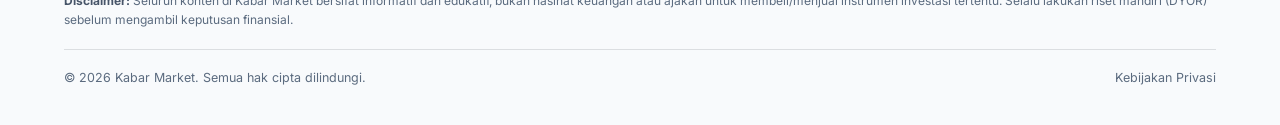
<file: dukung.html>
<!DOCTYPE html>
<html lang="id">
<head>
<meta charset="UTF-8">
<meta name="viewport" content="width=device-width, initial-scale=1.0">
<title>Dukung Kami | Kabar Market</title>
<meta name="description" content="Dukung Kabar Market lewat donasi sukarela via Saweria. Kabar Market gratis dan tanpa paywall, donasimu membantu biaya server & operasional.">
<meta name="author" content="Kabar Market">
<meta name="keywords" content="berita ekonomi, saham, crypto, IHSG, bitcoin, investasi, edukasi pasar">
<meta property="og:title" content="Dukung Kami | Kabar Market">
<meta property="og:description" content="Berita ekonomi, saham, dan crypto plus edukasi pasar yang ringkas dan mudah dipahami.">
<meta property="og:type" content="website">
<meta property="og:site_name" content="Kabar Market">
<meta property="og:locale" content="id_ID">
<meta property="og:url" content="https://kabarmarket.web.id/dukung.html">
<meta property="og:image" content="https://kabarmarket.web.id/og-image.png">
<meta property="og:image:width" content="1200">
<meta property="og:image:height" content="630">
<meta property="og:image:alt" content="Dukung Kami | Kabar Market">
<meta name="twitter:card" content="summary_large_image">
<meta name="twitter:title" content="Dukung Kami | Kabar Market">
<meta name="twitter:description" content="Berita ekonomi, saham, dan crypto plus edukasi pasar yang ringkas dan mudah dipahami.">
<meta name="twitter:image" content="https://kabarmarket.web.id/og-image.png">
<meta name="theme-color" content="#ffffff">
<meta name="robots" content="index, follow">
<link rel="canonical" href="https://kabarmarket.web.id/dukung.html">
<link rel="alternate" type="application/rss+xml" title="Kabar Market | Berita Ekonomi, Saham & Crypto" href="https://kabarmarket.web.id/feed.xml">
<link rel="apple-touch-icon" href="https://kabarmarket.web.id/logo-km.png?v=2">
<script type="application/ld+json">
{
  "@context": "https://schema.org",
  "@graph": [
    {
      "@type": "NewsMediaOrganization",
      "@id": "https://kabarmarket.web.id/#org",
      "name": "Kabar Market",
      "url": "https://kabarmarket.web.id/",
      "logo": {
        "@type": "ImageObject",
        "url": "https://kabarmarket.web.id/logo-km.png",
        "width": 512,
        "height": 512
      },
      "email": "kabarmarket1@gmail.com",
      "sameAs": ["https://www.instagram.com/kabar.market"]
    },
    {
      "@type": "WebSite",
      "@id": "https://kabarmarket.web.id/#website",
      "url": "https://kabarmarket.web.id/",
      "name": "Kabar Market",
      "description": "Berita ekonomi, saham, dan crypto serta edukasi pasar secara ringkas dan mudah dipahami.",
      "inLanguage": "id-ID",
      "publisher": { "@id": "https://kabarmarket.web.id/#org" },
      "potentialAction": {
        "@type": "SearchAction",
        "target": { "@type": "EntryPoint", "urlTemplate": "https://kabarmarket.web.id/?q={search_term_string}#berita" },
        "query-input": "required name=search_term_string"
      }
    }
  ]
}
</script>
<link rel="icon" type="image/png" href="[data-uri]">
<link rel="preconnect" href="https://fonts.googleapis.com">
<link href="https://fonts.googleapis.com/css2?family=Space+Grotesk:wght@500;600;700&family=Inter:wght@400;500;600;700&family=JetBrains+Mono:wght@400;500;600&display=swap" rel="stylesheet">
<link rel="stylesheet" href="assets/style.css">
<script>
/* Tema gelap/terang: dibaca sebelum render supaya halaman tidak berkedip.
   Pilihan tersimpan di localStorage 'km-theme'; kunjungan pertama mengikuti
   preferensi sistem (prefers-color-scheme: dark). */
(function(){try{var t=localStorage.getItem('km-theme');if(!t){t=(window.matchMedia&&window.matchMedia('(prefers-color-scheme: dark)').matches)?'dark':'light';}if(t==='dark'){document.documentElement.classList.add('dark');var m=document.querySelector('meta[name="theme-color"]');if(m){m.setAttribute('content','#0F1115');}}}catch(e){}})();
</script>
<script type="application/ld+json">
{"@context": "https://schema.org", "@type": "BreadcrumbList", "itemListElement": [{"@type": "ListItem", "position": 1, "name": "Beranda", "item": "https://kabarmarket.web.id/"}, {"@type": "ListItem", "position": 2, "name": "Dukung Kami", "item": "https://kabarmarket.web.id/dukung.html"}]}
</script>

<!-- Cloudflare Web Analytics -->
<script defer src="https://static.cloudflareinsights.com/beacon.min.js"
  data-cf-beacon='{"token": "ffe01318faff4dd3a341a2311432c630"}'></script>
<!-- End Cloudflare Web Analytics -->
</head>
<body>
<div class="ticker-wrap">
  <span class="ticker-label"><span class="live is-open" id="marketDot"></span><span class="ticker-label-text">PASAR HARI INI</span><span class="ticker-status" id="marketLabel">Pasar buka</span><span class="ticker-clock mono" id="clock"></span></span>
  <div class="ticker-viewport"><div class="ticker mono" id="tickerStrip"></div></div>
</div>

<header class="nav">
  <a class="brand" href="index.html" aria-label="Kabar Market - Beranda">
    <span class="brand-logo"><img src="assets/logo-kabarmarket.jpg" alt="Logo Kabar Market" width="1536" height="1024" decoding="async" fetchpriority="high"></span>
    <span class="brand-tagline">PASAR • KRIPTO • EKONOMI</span>
  </a>
    <nav class="links" id="navLinks">
    <a href="index.html">Beranda</a>
    <a href="berita.html">Berita</a>
    <a href="crypto.html">Crypto</a>
    <a href="ekonomi.html">Ekonomi</a>
    <a href="edukasi.html">Edukasi</a>
  </nav>
    <div class="nav-icons">
    <button type="button" class="nav-icon" id="navSearchBtn" aria-label="Cari berita"><svg viewBox="0 0 24 24" width="20" height="20" fill="none" stroke="currentColor" stroke-width="2" stroke-linecap="round" stroke-linejoin="round" aria-hidden="true"><circle cx="11" cy="11" r="7"></circle><line x1="21" y1="21" x2="16.5" y2="16.5"></line></svg></button>
    <a class="nav-icon" href="#newsletter" aria-label="Notifikasi dan newsletter"><svg viewBox="0 0 24 24" width="20" height="20" fill="none" stroke="currentColor" stroke-width="2" stroke-linecap="round" stroke-linejoin="round" aria-hidden="true"><path d="M18 8a6 6 0 0 0-12 0c0 7-3 9-3 9h18s-3-2-3-9"></path><path d="M13.7 21a2 2 0 0 1-3.4 0"></path></svg></a>
    <a class="nav-icon" href="tentang.html" aria-label="Tentang Kabar Market"><svg viewBox="0 0 24 24" width="20" height="20" fill="none" stroke="currentColor" stroke-width="2" stroke-linecap="round" stroke-linejoin="round" aria-hidden="true"><circle cx="12" cy="12" r="10"></circle><line x1="12" y1="16" x2="12" y2="12"></line><line x1="12" y1="8" x2="12.01" y2="8"></line></svg></a>
    <button type="button" class="nav-icon" id="themeToggle" aria-label="Aktifkan mode gelap"><svg class="icon-moon" viewBox="0 0 24 24" width="20" height="20" fill="none" stroke="currentColor" stroke-width="2" stroke-linecap="round" stroke-linejoin="round" aria-hidden="true"><path d="M21 12.79A9 9 0 1 1 11.21 3 7 7 0 0 0 21 12.79z"></path></svg><svg class="icon-sun" viewBox="0 0 24 24" width="20" height="20" fill="none" stroke="currentColor" stroke-width="2" stroke-linecap="round" stroke-linejoin="round" aria-hidden="true"><circle cx="12" cy="12" r="4"></circle><path d="M12 2v2"></path><path d="M12 20v2"></path><path d="m4.93 4.93 1.41 1.41"></path><path d="m17.66 17.66 1.41 1.41"></path><path d="M2 12h2"></path><path d="M20 12h2"></path><path d="m6.34 17.66-1.41 1.41"></path><path d="m19.07 4.93-1.41 1.41"></path></svg></button>
  </div>
  <button class="hamburger" id="hamburgerBtn" aria-label="Buka menu" aria-expanded="false"><span></span><span></span><span></span></button>
</header>
<nav class="breadcrumb" aria-label="Breadcrumb"><a href="index.html">Beranda</a><span class="crumb-sep" aria-hidden="true">›</span><span aria-current="page">Dukung Kami</span></nav>

<section class="about" id="dukung">
    <div class="about-head">
    <h1>Dukung Kabar Market ☕</h1>
    <p>Kabar Market gratis dan tanpa paywall, semua berita dan materi edukasi bisa kamu baca kapan saja tanpa biaya. Kalau konten kami bermanfaat, kamu bisa ikut membantu operasional lewat donasi sukarela. Sekecil apa pun, sangat berarti buat kami.</p>
  </div>

  <div class="support-card">
    <div class="support-emoji">☕</div>
    <h3>Traktir Kami Secangkir Kopi</h3>
    <p>Donasimu membantu menutup biaya server, domain, dan operasional harian agar Kabar Market tetap berjalan dan gratis untuk semua pembaca.</p>
    <a class="support-btn" href="https://saweria.co/KabarMarket" target="_blank" rel="noopener"><span aria-hidden="true">❤️</span> Donasi via Saweria</a>
    <p class="support-note">Kamu akan diarahkan ke halaman Saweria resmi Kabar Market. Donasi bersifat sukarela dan tidak memberikan imbalan atau keuntungan finansial apa pun.</p>
  </div>

  <div class="support-points">
    <div class="support-point"><span class="ic" aria-hidden="true">✓</span><span>Membantu biaya <strong>server &amp; domain</strong> agar situs tetap online.</span></div>
    <div class="support-point"><span class="ic" aria-hidden="true">✓</span><span>Mendukung kami menghadirkan <strong>berita &amp; edukasi</strong> yang lebih baik.</span></div>
    <div class="support-point"><span class="ic" aria-hidden="true">✓</span><span>Menjaga Kabar Market tetap <strong>gratis &amp; tanpa paywall</strong>.</span></div>
  </div>

  <div class="contact-card">
    <div>
      <h3>Kritik &amp; Saran</h3>
      <p>Punya masukan untuk Kabar Market? Sampaikan lewat email atau Instagram, terpisah dari donasi dan tanpa biaya. Masukanmu sangat kami hargai.</p>
    </div>
    <div class="contact-actions">
      <a href="mailto:kabarmarket1@gmail.com" class="gmail-link" aria-label="Email Kabar Market (kabarmarket1@gmail.com)" title="kabarmarket1@gmail.com">
        <svg viewBox="0 0 256 193" width="24" xmlns="http://www.w3.org/2000/svg" aria-hidden="true">
          <path fill="#4285F4" d="M58.182 192.05V93.14L27.507 65.077 0 49.504v125.091c0 9.658 7.825 17.455 17.455 17.455z"/>
          <path fill="#34A853" d="M197.818 192.05h40.727c9.659 0 17.455-7.826 17.455-17.455V49.505l-31.156 17.837-27.026 25.798z"/>
          <path fill="#EA4335" d="M58.182 93.14l-4.174-38.647 4.174-36.989L128 69.868l69.818-52.364 4.669 34.992-4.669 40.644L128 145.504z"/>
          <path fill="#FBBC04" d="M197.818 17.504V93.14L256 49.504V26.231c0-21.585-24.64-33.89-41.89-20.945z"/>
          <path fill="#C5221F" d="M0 49.504l26.759 20.07L58.182 93.14V17.504L41.89 5.286C24.61-7.66 0 4.646 0 26.231z"/>
        </svg>
      </a>
      <a href="https://instagram.com/kabar.market" target="_blank" rel="noopener" class="ig-link" aria-label="Instagram Kabar Market (@kabar.market)" title="@kabar.market">
        <svg viewBox="0 0 24 24" width="22" height="22" fill="none" stroke="currentColor" stroke-width="2" stroke-linecap="round" stroke-linejoin="round" aria-hidden="true">
          <rect x="2" y="2" width="20" height="20" rx="5.5"></rect>
          <circle cx="12" cy="12" r="4.2"></circle>
          <circle cx="17.4" cy="6.6" r="1.2" fill="currentColor" stroke="none"></circle>
        </svg>
      </a>
    </div>
  </div>
</section>


<section class="newsletter-sec" id="newsletter">
  <div class="nl-card">
    <div class="nl-eyebrow">Newsletter</div>
    <h2>Ringkasan Pasar, Langsung ke Inbox-mu</h2>
    <p class="nl-sub">Dapatkan rangkuman berita ekonomi, saham, dan crypto pilihan setiap Senin pagi, gratis dan bisa berhenti kapan saja.</p>
    <form class="nl-form" action="https://cda88ff4.sibforms.com/serve/[base64]" method="post" novalidate>
      <input type="text" name="email_address_check" value="" style="display:none" tabindex="-1" autocomplete="off">
      <input type="hidden" name="locale" value="en">
      <input class="nl-input" type="email" name="EMAIL" placeholder="Alamat email kamu" aria-label="Alamat email" required>
      <button class="nl-btn" type="submit">Berlangganan</button>
    </form>
    <div class="nl-msg" role="status"></div>
    <p class="nl-note">Kami menghormati privasimu, baca <a href="#" class="open-privacy" style="color:var(--muted);text-decoration:underline;">Kebijakan Privasi</a>. Tanpa spam.</p>
  </div>
</section>


<footer>
  <div class="footer-grid">
    <div class="footer-brand">
      <div class="footer-name">Kabar Market</div>
      <p>Berita ekonomi, saham, dan crypto plus edukasi pasar dalam satu tempat: ringkas, relevan, dan mudah dipahami.</p>
      <a href="https://instagram.com/kabar.market" target="_blank" rel="noopener" class="footer-ig" aria-label="Instagram Kabar Market">
        <svg viewBox="0 0 24 24" width="18" height="18" fill="none" stroke="currentColor" stroke-width="2" stroke-linecap="round" stroke-linejoin="round" aria-hidden="true">
          <rect x="2" y="2" width="20" height="20" rx="5.5"></rect>
          <circle cx="12" cy="12" r="4.2"></circle>
          <circle cx="17.4" cy="6.6" r="1.2" fill="currentColor" stroke="none"></circle>
        </svg>
        @kabar.market
      </a>
      <div class="footer-nl">
        <h4>Newsletter</h4>
        <form class="nl-form" action="https://cda88ff4.sibforms.com/serve/[base64]" method="post" novalidate>
      <input type="text" name="email_address_check" value="" style="display:none" tabindex="-1" autocomplete="off">
      <input type="hidden" name="locale" value="en">
          <input class="nl-input" type="email" name="EMAIL" placeholder="Email kamu" aria-label="Alamat email" required>
          <button class="nl-btn" type="submit">Daftar</button>
        </form>
        <div class="nl-msg" role="status"></div>
      </div>
    </div>
    <div class="footer-col">
      <h4>Navigasi</h4>
      <a href="index.html">Berita</a>
      <a href="edukasi.html">Edukasi</a>
      <a href="tentang.html">Tentang Kami</a>
      <a href="mailto:kabarmarket1@gmail.com">Kontak</a>
      <a href="#" class="open-privacy">Kebijakan Privasi</a>
    </div>
    <div class="footer-col">
      <h4>Kategori</h4>
      <a href="ekonomi.html">Ekonomi</a>
      <a href="saham.html">Saham</a>
      <a href="crypto.html">Crypto</a>
      <a href="edukasi.html">Edukasi</a>
    </div>
  </div>
  <div class="footer-disclaimer">
    <b>Disclaimer:</b> Seluruh konten di Kabar Market bersifat informatif dan edukatif, bukan nasihat keuangan atau ajakan untuk membeli/menjual instrumen investasi tertentu. Selalu lakukan riset mandiri (DYOR) sebelum mengambil keputusan finansial.
  </div>
  <div class="footer-bottom">
    <span>© 2026 Kabar Market. Semua hak cipta dilindungi.</span>
    <a href="#" class="open-privacy" style="color:var(--muted);text-decoration:none;">Kebijakan Privasi</a>
  </div>
</footer>

<div class="modal-overlay" id="privacyModal">
  <div class="modal-box">
    <button class="modal-close" id="privacyModalClose" aria-label="Tutup">✕</button>
    <h2>Kebijakan Privasi</h2>
    <div class="body-text">
      <p style="color:var(--muted);font-size:13px;">Terakhir diperbarui: 2 Juli 2026</p>
      <p>Kabar Market ("kami") menghormati privasi Anda dan berkomitmen melindungi data pribadi Anda sesuai dengan <b>Undang-Undang Republik Indonesia No. 27 Tahun 2022 tentang Pelindungan Data Pribadi (UU PDP)</b> beserta peraturan pelaksananya. Kebijakan ini menjelaskan bagaimana kami mengumpulkan, menggunakan, menyimpan, dan melindungi informasi Anda saat mengakses situs Kabar Market.</p>

      <p><b>1. Data yang Kami Kumpulkan</b></p>
      <ul style="margin:6px 0 12px 18px;">
        <li><b>Data yang Anda berikan langsung:</b> alamat email (mis. saat berlangganan newsletter atau menghubungi kami) serta isi pesan yang Anda kirim.</li>
        <li><b>Data yang dikumpulkan otomatis:</b> alamat IP, jenis perangkat dan browser, sistem operasi, halaman yang dikunjungi, waktu kunjungan, serta data dari cookies dan teknologi serupa.</li>
      </ul>

      <p><b>2. Cookies dan Teknologi Pelacakan</b></p>
      <p>Situs ini menggunakan cookies untuk menjaga fungsi situs, menganalisis lalu lintas, dan menampilkan iklan yang relevan. Pihak ketiga, termasuk <b>Google</b>, dapat menggunakan cookies (seperti cookie DART) untuk menayangkan iklan berdasarkan kunjungan Anda ke situs ini maupun situs lain. Anda dapat menonaktifkan iklan yang dipersonalisasi melalui <a href="https://www.google.com/settings/ads" target="_blank" rel="noopener">Setelan Iklan Google</a>, atau mengatur dan menghapus cookies melalui pengaturan browser Anda.</p>

      <p><b>3. Layanan Pihak Ketiga</b></p>
      <ul style="margin:6px 0 12px 18px;">
        <li><b>Google AdSense</b>: untuk menayangkan iklan.</li>
        <li><b>Google Analytics</b>: untuk menganalisis penggunaan situs (jika diaktifkan).</li>
        <li><b>Mitra afiliasi/referral</b>: tautan ke platform seperti bursa atau aplikasi investasi; mereka memiliki kebijakan privasi masing-masing.</li>
      </ul>
      <p>Kami tidak mengontrol praktik privasi pihak ketiga tersebut dan menyarankan Anda membaca kebijakan privasi mereka.</p>

      <p><b>4. Tujuan dan Dasar Pemrosesan</b></p>
      <p>Kami memproses data untuk menyediakan dan meningkatkan layanan, mengirim newsletter yang Anda minta, menganalisis performa situs, serta menampilkan iklan. Dasar pemrosesan adalah persetujuan Anda dan/atau kepentingan sah kami sebagaimana diatur dalam UU PDP.</p>

      <p><b>5. Hak Anda sebagai Pemilik Data Pribadi</b></p>
      <p>Sesuai UU PDP, Anda berhak untuk: memperoleh informasi dan akses atas data Anda; memperbaiki data yang tidak akurat; menghapus data ("hak untuk dilupakan"); menarik persetujuan; mengajukan keberatan atas pemrosesan tertentu; serta membatasi pemrosesan. Untuk menggunakan hak ini, silakan hubungi kami melalui kontak di bawah.</p>

      <p><b>6. Penyimpanan dan Keamanan Data</b></p>
      <p>Kami menyimpan data hanya selama diperlukan untuk tujuan yang dijelaskan atau sesuai kewajiban hukum, serta menerapkan langkah keamanan yang wajar untuk melindungi data dari akses maupun penyalahgunaan yang tidak sah.</p>

      <p><b>7. Privasi Anak</b></p>
      <p>Situs ini tidak ditujukan bagi anak di bawah 18 tahun. Kami tidak dengan sengaja mengumpulkan data pribadi anak tanpa persetujuan orang tua atau wali sebagaimana diatur UU PDP.</p>

      <p><b>8. Perubahan Kebijakan</b></p>
      <p>Kami dapat memperbarui kebijakan ini sewaktu-waktu. Perubahan akan ditampilkan pada halaman ini disertai tanggal pembaruan terbaru.</p>

      <p><b>9. Hubungi Kami</b></p>
      <p>Untuk pertanyaan atau permintaan terkait data pribadi, hubungi kami di <a href="mailto:kabarmarket1@gmail.com">kabarmarket1@gmail.com</a> atau Instagram <a href="https://instagram.com/kabar.market" target="_blank" rel="noopener">@kabar.market</a>.</p>
    </div>
  </div>
</div>


<script>window.KM_PAGE = {};</script>
<script src="assets/app.js" defer></script>
<script src="assets/ai-assistant.js" defer></script>
</body>
</html>
</file>
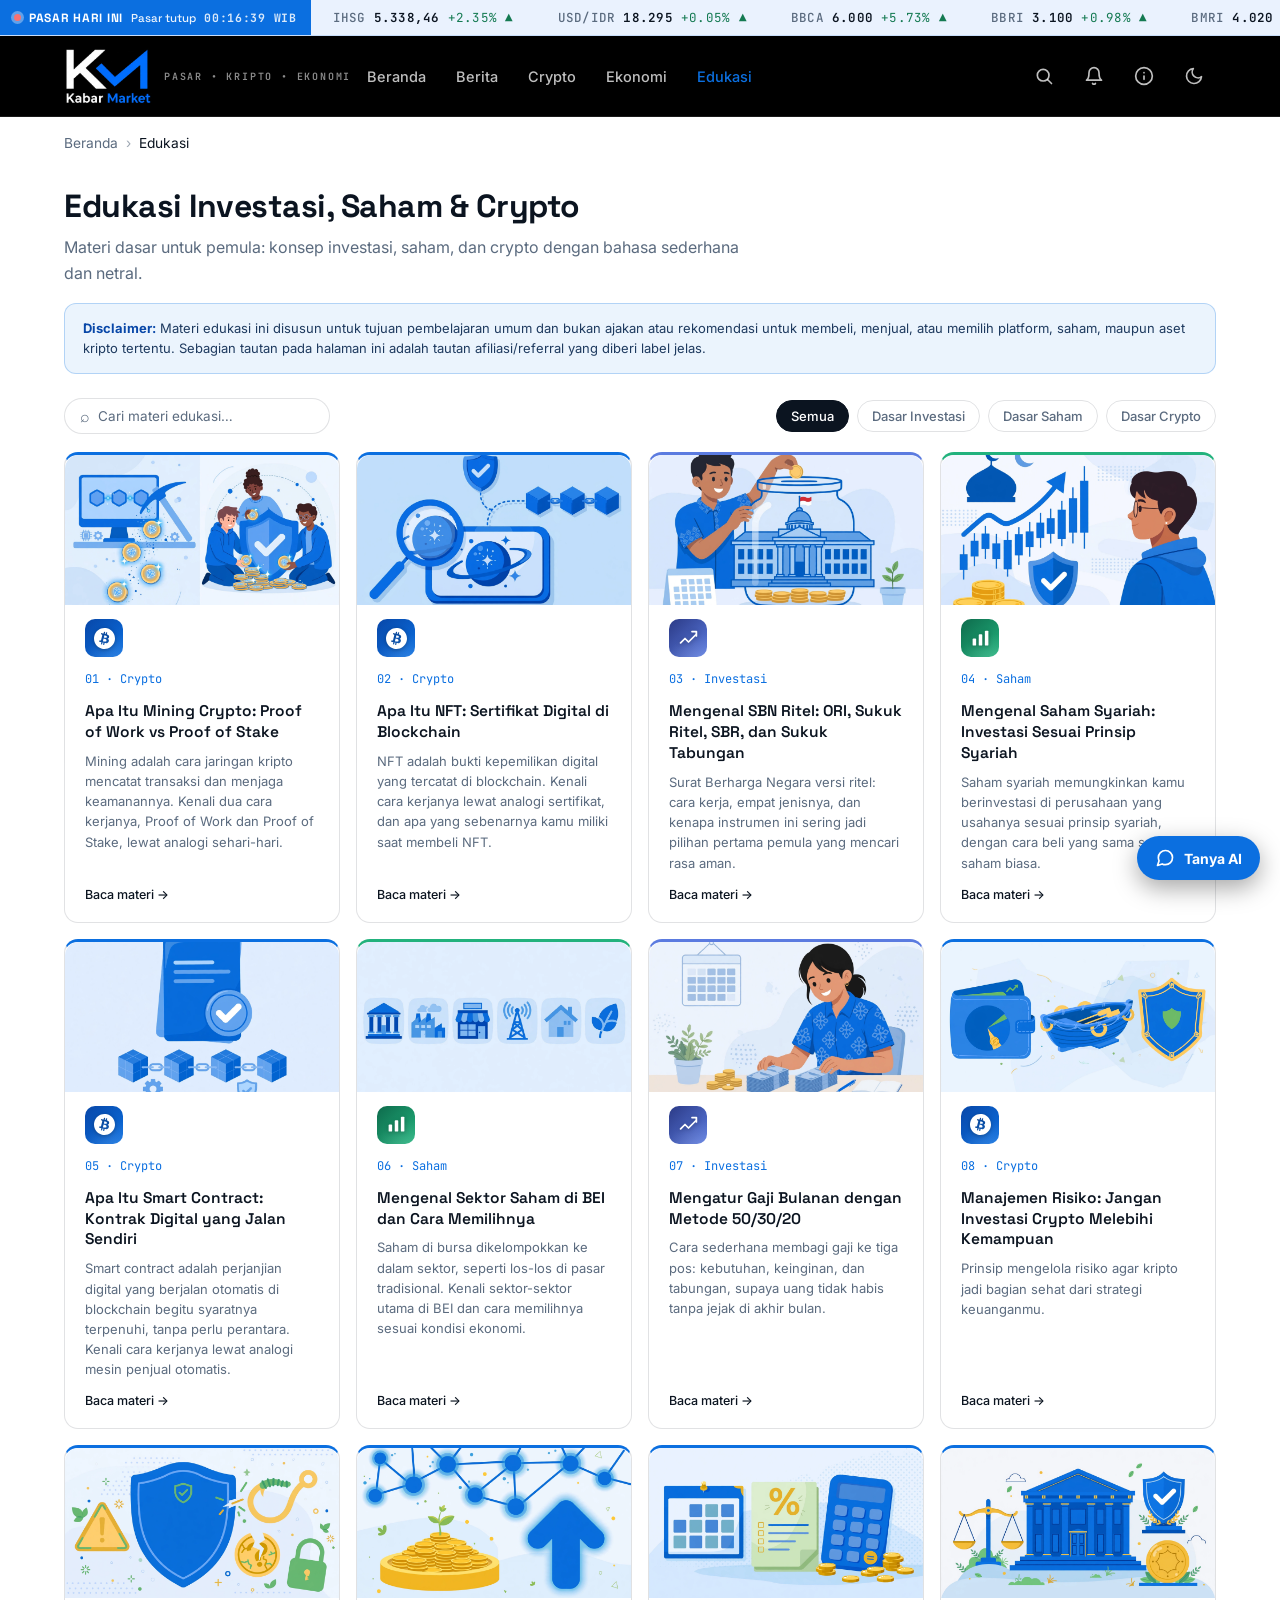
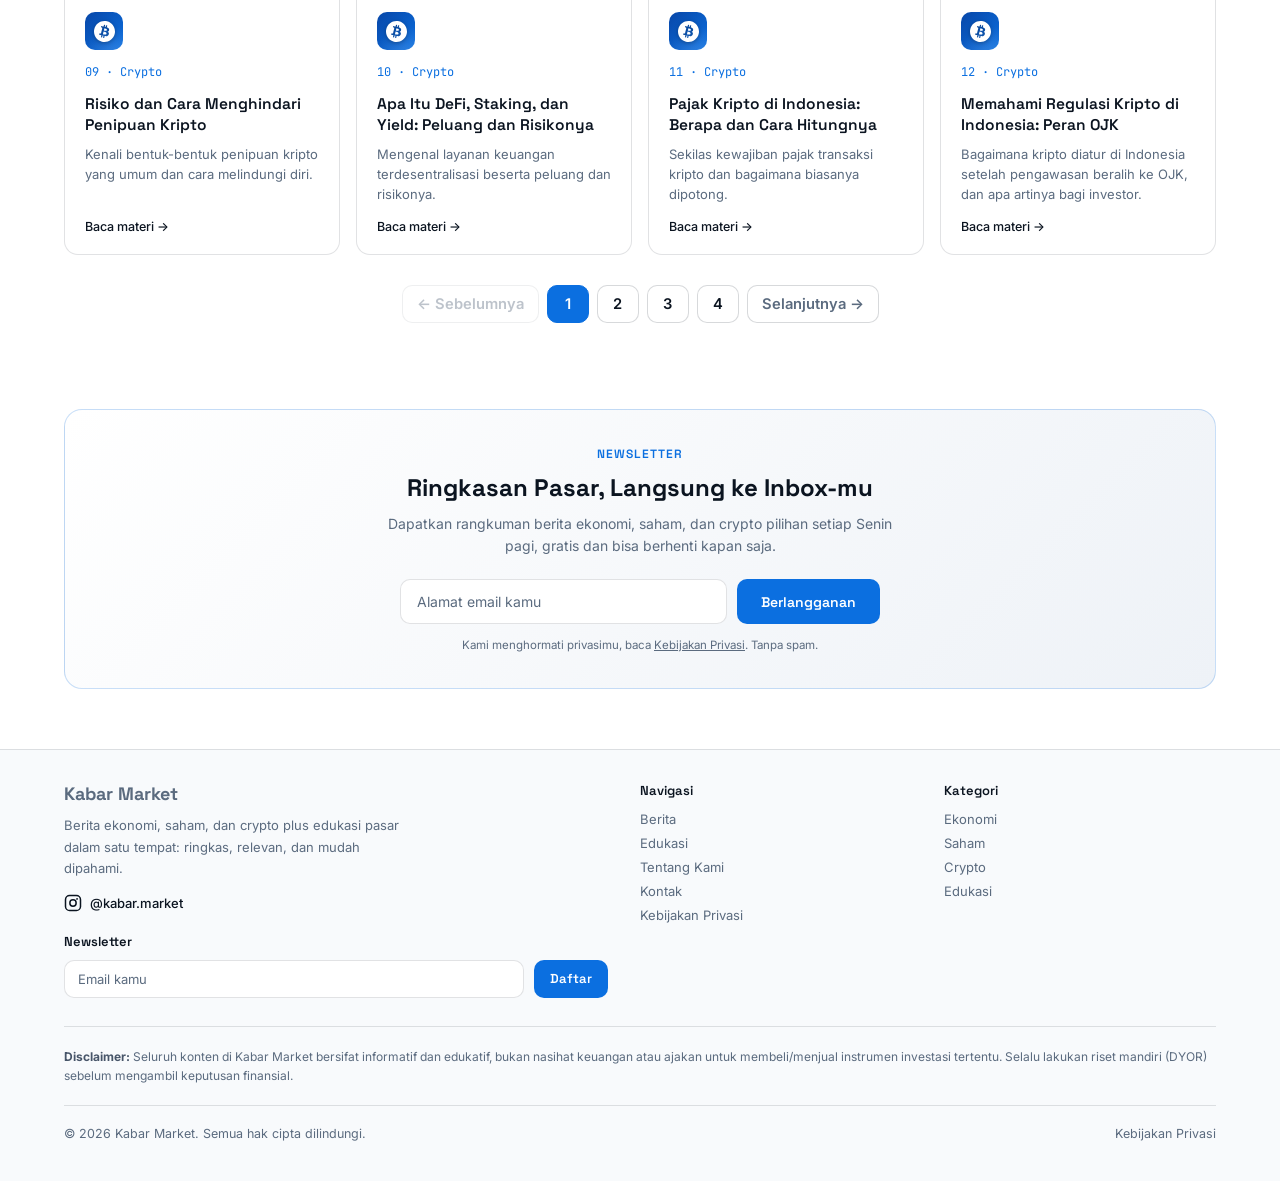
<file: edukasi.html>
<!DOCTYPE html>
<html lang="id">
<head>
<meta charset="UTF-8">
<meta name="viewport" content="width=device-width, initial-scale=1.0">
<title>Edukasi Investasi, Saham & Crypto | Kabar Market</title>
<meta name="description" content="Materi edukasi dasar investasi, saham, dan crypto untuk pemula, ringkas, netral, dan bebas jargon.">
<meta name="author" content="Kabar Market">
<meta name="keywords" content="berita ekonomi, saham, crypto, IHSG, bitcoin, investasi, edukasi pasar">
<meta property="og:title" content="Edukasi Investasi, Saham & Crypto | Kabar Market">
<meta property="og:description" content="Berita ekonomi, saham, dan crypto plus edukasi pasar yang ringkas dan mudah dipahami.">
<meta property="og:type" content="website">
<meta property="og:site_name" content="Kabar Market">
<meta property="og:locale" content="id_ID">
<meta property="og:url" content="https://kabarmarket.web.id/edukasi.html">
<meta property="og:image" content="https://kabarmarket.web.id/og-edukasi.png">
<meta property="og:image:width" content="1200">
<meta property="og:image:height" content="630">
<meta property="og:image:alt" content="Edukasi Investasi, Saham & Crypto | Kabar Market">
<meta name="twitter:card" content="summary_large_image">
<meta name="twitter:title" content="Edukasi Investasi, Saham & Crypto | Kabar Market">
<meta name="twitter:description" content="Berita ekonomi, saham, dan crypto plus edukasi pasar yang ringkas dan mudah dipahami.">
<meta name="twitter:image" content="https://kabarmarket.web.id/og-edukasi.png">
<meta name="theme-color" content="#ffffff">
<meta name="robots" content="index, follow">
<link rel="canonical" href="https://kabarmarket.web.id/edukasi.html">
<link rel="alternate" type="application/rss+xml" title="Kabar Market | Berita Ekonomi, Saham & Crypto" href="https://kabarmarket.web.id/feed.xml">
<link rel="apple-touch-icon" href="https://kabarmarket.web.id/logo-km.png?v=2">
<script type="application/ld+json">
{
  "@context": "https://schema.org",
  "@graph": [
    {
      "@type": "NewsMediaOrganization",
      "@id": "https://kabarmarket.web.id/#org",
      "name": "Kabar Market",
      "url": "https://kabarmarket.web.id/",
      "logo": {
        "@type": "ImageObject",
        "url": "https://kabarmarket.web.id/logo-km.png",
        "width": 512,
        "height": 512
      },
      "email": "kabarmarket1@gmail.com",
      "sameAs": ["https://www.instagram.com/kabar.market"]
    },
    {
      "@type": "WebSite",
      "@id": "https://kabarmarket.web.id/#website",
      "url": "https://kabarmarket.web.id/",
      "name": "Kabar Market",
      "description": "Berita ekonomi, saham, dan crypto serta edukasi pasar secara ringkas dan mudah dipahami.",
      "inLanguage": "id-ID",
      "publisher": { "@id": "https://kabarmarket.web.id/#org" },
      "potentialAction": {
        "@type": "SearchAction",
        "target": { "@type": "EntryPoint", "urlTemplate": "https://kabarmarket.web.id/?q={search_term_string}#berita" },
        "query-input": "required name=search_term_string"
      }
    }
  ]
}
</script>
<link rel="icon" type="image/png" href="[data-uri]">
<link rel="preconnect" href="https://fonts.googleapis.com">
<link href="https://fonts.googleapis.com/css2?family=Space+Grotesk:wght@500;600;700&family=Inter:wght@400;500;600;700&family=JetBrains+Mono:wght@400;500;600&display=swap" rel="stylesheet">
<link rel="stylesheet" href="assets/style.css">
<script>
/* Tema gelap/terang: dibaca sebelum render supaya halaman tidak berkedip.
   Pilihan tersimpan di localStorage 'km-theme'; kunjungan pertama mengikuti
   preferensi sistem (prefers-color-scheme: dark). */
(function(){try{var t=localStorage.getItem('km-theme');if(!t){t=(window.matchMedia&&window.matchMedia('(prefers-color-scheme: dark)').matches)?'dark':'light';}if(t==='dark'){document.documentElement.classList.add('dark');var m=document.querySelector('meta[name="theme-color"]');if(m){m.setAttribute('content','#0F1115');}}}catch(e){}})();
</script>
<script type="application/ld+json">
{"@context": "https://schema.org", "@type": "BreadcrumbList", "itemListElement": [{"@type": "ListItem", "position": 1, "name": "Beranda", "item": "https://kabarmarket.web.id/"}, {"@type": "ListItem", "position": 2, "name": "Edukasi", "item": "https://kabarmarket.web.id/edukasi.html"}]}
</script>

<!-- Cloudflare Web Analytics -->
<script defer src="https://static.cloudflareinsights.com/beacon.min.js"
  data-cf-beacon='{"token": "ffe01318faff4dd3a341a2311432c630"}'></script>
<!-- End Cloudflare Web Analytics -->
</head>
<body>
<div class="ticker-wrap">
  <span class="ticker-label"><span class="live is-open" id="marketDot"></span><span class="ticker-label-text">PASAR HARI INI</span><span class="ticker-status" id="marketLabel">Pasar buka</span><span class="ticker-clock mono" id="clock"></span></span>
  <div class="ticker-viewport"><div class="ticker mono" id="tickerStrip"></div></div>
</div>

<header class="nav">
  <a class="brand" href="index.html" aria-label="Kabar Market - Beranda">
    <span class="brand-logo"><img src="assets/logo-kabarmarket.jpg" alt="Logo Kabar Market" width="1536" height="1024" decoding="async" fetchpriority="high"></span>
    <span class="brand-tagline">PASAR • KRIPTO • EKONOMI</span>
  </a>
    <nav class="links" id="navLinks">
    <a href="index.html">Beranda</a>
    <a href="berita.html">Berita</a>
    <a href="crypto.html">Crypto</a>
    <a href="ekonomi.html">Ekonomi</a>
    <a href="edukasi.html" class="active">Edukasi</a>
  </nav>
    <div class="nav-icons">
    <button type="button" class="nav-icon" id="navSearchBtn" aria-label="Cari berita"><svg viewBox="0 0 24 24" width="20" height="20" fill="none" stroke="currentColor" stroke-width="2" stroke-linecap="round" stroke-linejoin="round" aria-hidden="true"><circle cx="11" cy="11" r="7"></circle><line x1="21" y1="21" x2="16.5" y2="16.5"></line></svg></button>
    <a class="nav-icon" href="#newsletter" aria-label="Notifikasi dan newsletter"><svg viewBox="0 0 24 24" width="20" height="20" fill="none" stroke="currentColor" stroke-width="2" stroke-linecap="round" stroke-linejoin="round" aria-hidden="true"><path d="M18 8a6 6 0 0 0-12 0c0 7-3 9-3 9h18s-3-2-3-9"></path><path d="M13.7 21a2 2 0 0 1-3.4 0"></path></svg></a>
    <a class="nav-icon" href="tentang.html" aria-label="Tentang Kabar Market"><svg viewBox="0 0 24 24" width="20" height="20" fill="none" stroke="currentColor" stroke-width="2" stroke-linecap="round" stroke-linejoin="round" aria-hidden="true"><circle cx="12" cy="12" r="10"></circle><line x1="12" y1="16" x2="12" y2="12"></line><line x1="12" y1="8" x2="12.01" y2="8"></line></svg></a>
    <button type="button" class="nav-icon" id="themeToggle" aria-label="Aktifkan mode gelap"><svg class="icon-moon" viewBox="0 0 24 24" width="20" height="20" fill="none" stroke="currentColor" stroke-width="2" stroke-linecap="round" stroke-linejoin="round" aria-hidden="true"><path d="M21 12.79A9 9 0 1 1 11.21 3 7 7 0 0 0 21 12.79z"></path></svg><svg class="icon-sun" viewBox="0 0 24 24" width="20" height="20" fill="none" stroke="currentColor" stroke-width="2" stroke-linecap="round" stroke-linejoin="round" aria-hidden="true"><circle cx="12" cy="12" r="4"></circle><path d="M12 2v2"></path><path d="M12 20v2"></path><path d="m4.93 4.93 1.41 1.41"></path><path d="m17.66 17.66 1.41 1.41"></path><path d="M2 12h2"></path><path d="M20 12h2"></path><path d="m6.34 17.66-1.41 1.41"></path><path d="m19.07 4.93-1.41 1.41"></path></svg></button>
  </div>
  <button class="hamburger" id="hamburgerBtn" aria-label="Buka menu" aria-expanded="false"><span></span><span></span><span></span></button>
</header>
<nav class="breadcrumb" aria-label="Breadcrumb"><a href="index.html">Beranda</a><span class="crumb-sep" aria-hidden="true">›</span><span aria-current="page">Edukasi</span></nav>

<section class="cat-hero"><h1>Edukasi Investasi, Saham & Crypto</h1><p>Materi dasar untuk pemula: konsep investasi, saham, dan crypto dengan bahasa sederhana dan netral.</p></section>

<section class="edu" id="edukasi">
  <div class="disclaimer-banner">
    <b>Disclaimer:</b> Materi edukasi ini disusun untuk tujuan pembelajaran umum dan bukan ajakan atau rekomendasi untuk membeli, menjual, atau memilih platform, saham, maupun aset kripto tertentu. Sebagian tautan pada halaman ini adalah tautan afiliasi/referral yang diberi label jelas.
  </div>
  <div class="edu-tools">
    <div class="search-wrap">
      <span class="search-ic" aria-hidden="true">⌕</span>
      <input type="text" id="eduSearch" placeholder="Cari materi edukasi…" aria-label="Cari materi edukasi">
    </div>
    <div class="filters" id="eduFilters">
      <button class="filter-btn active" data-edufilter="Semua">Semua</button>
      <button class="filter-btn" data-edufilter="Investasi">Dasar Investasi</button>
      <button class="filter-btn" data-edufilter="Saham">Dasar Saham</button>
      <button class="filter-btn" data-edufilter="Crypto">Dasar Crypto</button>
    </div>
  </div>
  <div class="edu-grid" id="eduGrid"></div>
  <div class="pagination" id="eduPagination"></div>
</section>


<section class="newsletter-sec" id="newsletter">
  <div class="nl-card">
    <div class="nl-eyebrow">Newsletter</div>
    <h2>Ringkasan Pasar, Langsung ke Inbox-mu</h2>
    <p class="nl-sub">Dapatkan rangkuman berita ekonomi, saham, dan crypto pilihan setiap Senin pagi, gratis dan bisa berhenti kapan saja.</p>
    <form class="nl-form" action="https://cda88ff4.sibforms.com/serve/[base64]" method="post" novalidate>
      <input type="text" name="email_address_check" value="" style="display:none" tabindex="-1" autocomplete="off">
      <input type="hidden" name="locale" value="en">
      <input class="nl-input" type="email" name="EMAIL" placeholder="Alamat email kamu" aria-label="Alamat email" required>
      <button class="nl-btn" type="submit">Berlangganan</button>
    </form>
    <div class="nl-msg" role="status"></div>
    <p class="nl-note">Kami menghormati privasimu, baca <a href="#" class="open-privacy" style="color:var(--muted);text-decoration:underline;">Kebijakan Privasi</a>. Tanpa spam.</p>
  </div>
</section>


<footer>
  <div class="footer-grid">
    <div class="footer-brand">
      <div class="footer-name">Kabar Market</div>
      <p>Berita ekonomi, saham, dan crypto plus edukasi pasar dalam satu tempat: ringkas, relevan, dan mudah dipahami.</p>
      <a href="https://instagram.com/kabar.market" target="_blank" rel="noopener" class="footer-ig" aria-label="Instagram Kabar Market">
        <svg viewBox="0 0 24 24" width="18" height="18" fill="none" stroke="currentColor" stroke-width="2" stroke-linecap="round" stroke-linejoin="round" aria-hidden="true">
          <rect x="2" y="2" width="20" height="20" rx="5.5"></rect>
          <circle cx="12" cy="12" r="4.2"></circle>
          <circle cx="17.4" cy="6.6" r="1.2" fill="currentColor" stroke="none"></circle>
        </svg>
        @kabar.market
      </a>
      <div class="footer-nl">
        <h4>Newsletter</h4>
        <form class="nl-form" action="https://cda88ff4.sibforms.com/serve/[base64]" method="post" novalidate>
      <input type="text" name="email_address_check" value="" style="display:none" tabindex="-1" autocomplete="off">
      <input type="hidden" name="locale" value="en">
          <input class="nl-input" type="email" name="EMAIL" placeholder="Email kamu" aria-label="Alamat email" required>
          <button class="nl-btn" type="submit">Daftar</button>
        </form>
        <div class="nl-msg" role="status"></div>
      </div>
    </div>
    <div class="footer-col">
      <h4>Navigasi</h4>
      <a href="index.html">Berita</a>
      <a href="edukasi.html">Edukasi</a>
      <a href="tentang.html">Tentang Kami</a>
      <a href="mailto:kabarmarket1@gmail.com">Kontak</a>
      <a href="#" class="open-privacy">Kebijakan Privasi</a>
    </div>
    <div class="footer-col">
      <h4>Kategori</h4>
      <a href="ekonomi.html">Ekonomi</a>
      <a href="saham.html">Saham</a>
      <a href="crypto.html">Crypto</a>
      <a href="edukasi.html">Edukasi</a>
    </div>
  </div>
  <div class="footer-disclaimer">
    <b>Disclaimer:</b> Seluruh konten di Kabar Market bersifat informatif dan edukatif, bukan nasihat keuangan atau ajakan untuk membeli/menjual instrumen investasi tertentu. Selalu lakukan riset mandiri (DYOR) sebelum mengambil keputusan finansial.
  </div>
  <div class="footer-bottom">
    <span>© 2026 Kabar Market. Semua hak cipta dilindungi.</span>
    <a href="#" class="open-privacy" style="color:var(--muted);text-decoration:none;">Kebijakan Privasi</a>
  </div>
</footer>

<div class="modal-overlay" id="eduModal">
  <div class="modal-box">
    <div id="eduModalBanner"></div>
    <button class="modal-close" id="eduModalClose" aria-label="Tutup">✕</button>
    <span class="pill" id="eduModalPill"></span>
    <h2 id="eduModalTitle"></h2>
    <div class="body-text" id="eduModalBody"></div>
    <div class="referral-box" id="eduModalReferral">
      <div class="label">Mulai Praktik</div>
      <p id="eduModalReferralText"></p>
      <div class="partner-grid" id="eduPartnerGrid"></div>
      <div class="referral-note">Tautan afiliasi/referral, kami dapat memperoleh komisi jika kamu mendaftar lewat tautan ini. Ini bukan rekomendasi maupun ajakan investasi.</div>
    </div>
    <div class="disclaimer-inline" style="margin-top:18px;">
      <span class="mark"><svg viewBox="0 0 24 24" width="14" height="14" fill="none" stroke="currentColor" stroke-width="2" stroke-linecap="round" stroke-linejoin="round" aria-hidden="true"><path d="m21.73 18-8-14a2 2 0 0 0-3.48 0l-8 14A2 2 0 0 0 4 21h16a2 2 0 0 0 1.73-3Z"/><path d="M12 9v4"/><path d="M12 17h.01"/></svg></span>
      <span>Konten ini adalah edukasi umum, bukan nasihat keuangan. Selalu lakukan riset mandiri (DYOR) sebelum mengambil keputusan finansial.</span>
    </div>
  </div>
</div>


<div class="modal-overlay" id="privacyModal">
  <div class="modal-box">
    <button class="modal-close" id="privacyModalClose" aria-label="Tutup">✕</button>
    <h2>Kebijakan Privasi</h2>
    <div class="body-text">
      <p style="color:var(--muted);font-size:13px;">Terakhir diperbarui: 2 Juli 2026</p>
      <p>Kabar Market ("kami") menghormati privasi Anda dan berkomitmen melindungi data pribadi Anda sesuai dengan <b>Undang-Undang Republik Indonesia No. 27 Tahun 2022 tentang Pelindungan Data Pribadi (UU PDP)</b> beserta peraturan pelaksananya. Kebijakan ini menjelaskan bagaimana kami mengumpulkan, menggunakan, menyimpan, dan melindungi informasi Anda saat mengakses situs Kabar Market.</p>

      <p><b>1. Data yang Kami Kumpulkan</b></p>
      <ul style="margin:6px 0 12px 18px;">
        <li><b>Data yang Anda berikan langsung:</b> alamat email (mis. saat berlangganan newsletter atau menghubungi kami) serta isi pesan yang Anda kirim.</li>
        <li><b>Data yang dikumpulkan otomatis:</b> alamat IP, jenis perangkat dan browser, sistem operasi, halaman yang dikunjungi, waktu kunjungan, serta data dari cookies dan teknologi serupa.</li>
      </ul>

      <p><b>2. Cookies dan Teknologi Pelacakan</b></p>
      <p>Situs ini menggunakan cookies untuk menjaga fungsi situs, menganalisis lalu lintas, dan menampilkan iklan yang relevan. Pihak ketiga, termasuk <b>Google</b>, dapat menggunakan cookies (seperti cookie DART) untuk menayangkan iklan berdasarkan kunjungan Anda ke situs ini maupun situs lain. Anda dapat menonaktifkan iklan yang dipersonalisasi melalui <a href="https://www.google.com/settings/ads" target="_blank" rel="noopener">Setelan Iklan Google</a>, atau mengatur dan menghapus cookies melalui pengaturan browser Anda.</p>

      <p><b>3. Layanan Pihak Ketiga</b></p>
      <ul style="margin:6px 0 12px 18px;">
        <li><b>Google AdSense</b>: untuk menayangkan iklan.</li>
        <li><b>Google Analytics</b>: untuk menganalisis penggunaan situs (jika diaktifkan).</li>
        <li><b>Mitra afiliasi/referral</b>: tautan ke platform seperti bursa atau aplikasi investasi; mereka memiliki kebijakan privasi masing-masing.</li>
      </ul>
      <p>Kami tidak mengontrol praktik privasi pihak ketiga tersebut dan menyarankan Anda membaca kebijakan privasi mereka.</p>

      <p><b>4. Tujuan dan Dasar Pemrosesan</b></p>
      <p>Kami memproses data untuk menyediakan dan meningkatkan layanan, mengirim newsletter yang Anda minta, menganalisis performa situs, serta menampilkan iklan. Dasar pemrosesan adalah persetujuan Anda dan/atau kepentingan sah kami sebagaimana diatur dalam UU PDP.</p>

      <p><b>5. Hak Anda sebagai Pemilik Data Pribadi</b></p>
      <p>Sesuai UU PDP, Anda berhak untuk: memperoleh informasi dan akses atas data Anda; memperbaiki data yang tidak akurat; menghapus data ("hak untuk dilupakan"); menarik persetujuan; mengajukan keberatan atas pemrosesan tertentu; serta membatasi pemrosesan. Untuk menggunakan hak ini, silakan hubungi kami melalui kontak di bawah.</p>

      <p><b>6. Penyimpanan dan Keamanan Data</b></p>
      <p>Kami menyimpan data hanya selama diperlukan untuk tujuan yang dijelaskan atau sesuai kewajiban hukum, serta menerapkan langkah keamanan yang wajar untuk melindungi data dari akses maupun penyalahgunaan yang tidak sah.</p>

      <p><b>7. Privasi Anak</b></p>
      <p>Situs ini tidak ditujukan bagi anak di bawah 18 tahun. Kami tidak dengan sengaja mengumpulkan data pribadi anak tanpa persetujuan orang tua atau wali sebagaimana diatur UU PDP.</p>

      <p><b>8. Perubahan Kebijakan</b></p>
      <p>Kami dapat memperbarui kebijakan ini sewaktu-waktu. Perubahan akan ditampilkan pada halaman ini disertai tanggal pembaruan terbaru.</p>

      <p><b>9. Hubungi Kami</b></p>
      <p>Untuk pertanyaan atau permintaan terkait data pribadi, hubungi kami di <a href="mailto:kabarmarket1@gmail.com">kabarmarket1@gmail.com</a> atau Instagram <a href="https://instagram.com/kabar.market" target="_blank" rel="noopener">@kabar.market</a>.</p>
    </div>
  </div>
</div>


<script>window.KM_PAGE = {edu:true};</script>
<script src="assets/app.js" defer></script>
<script src="assets/ai-assistant.js" defer></script>
</body>
</html>
</file>
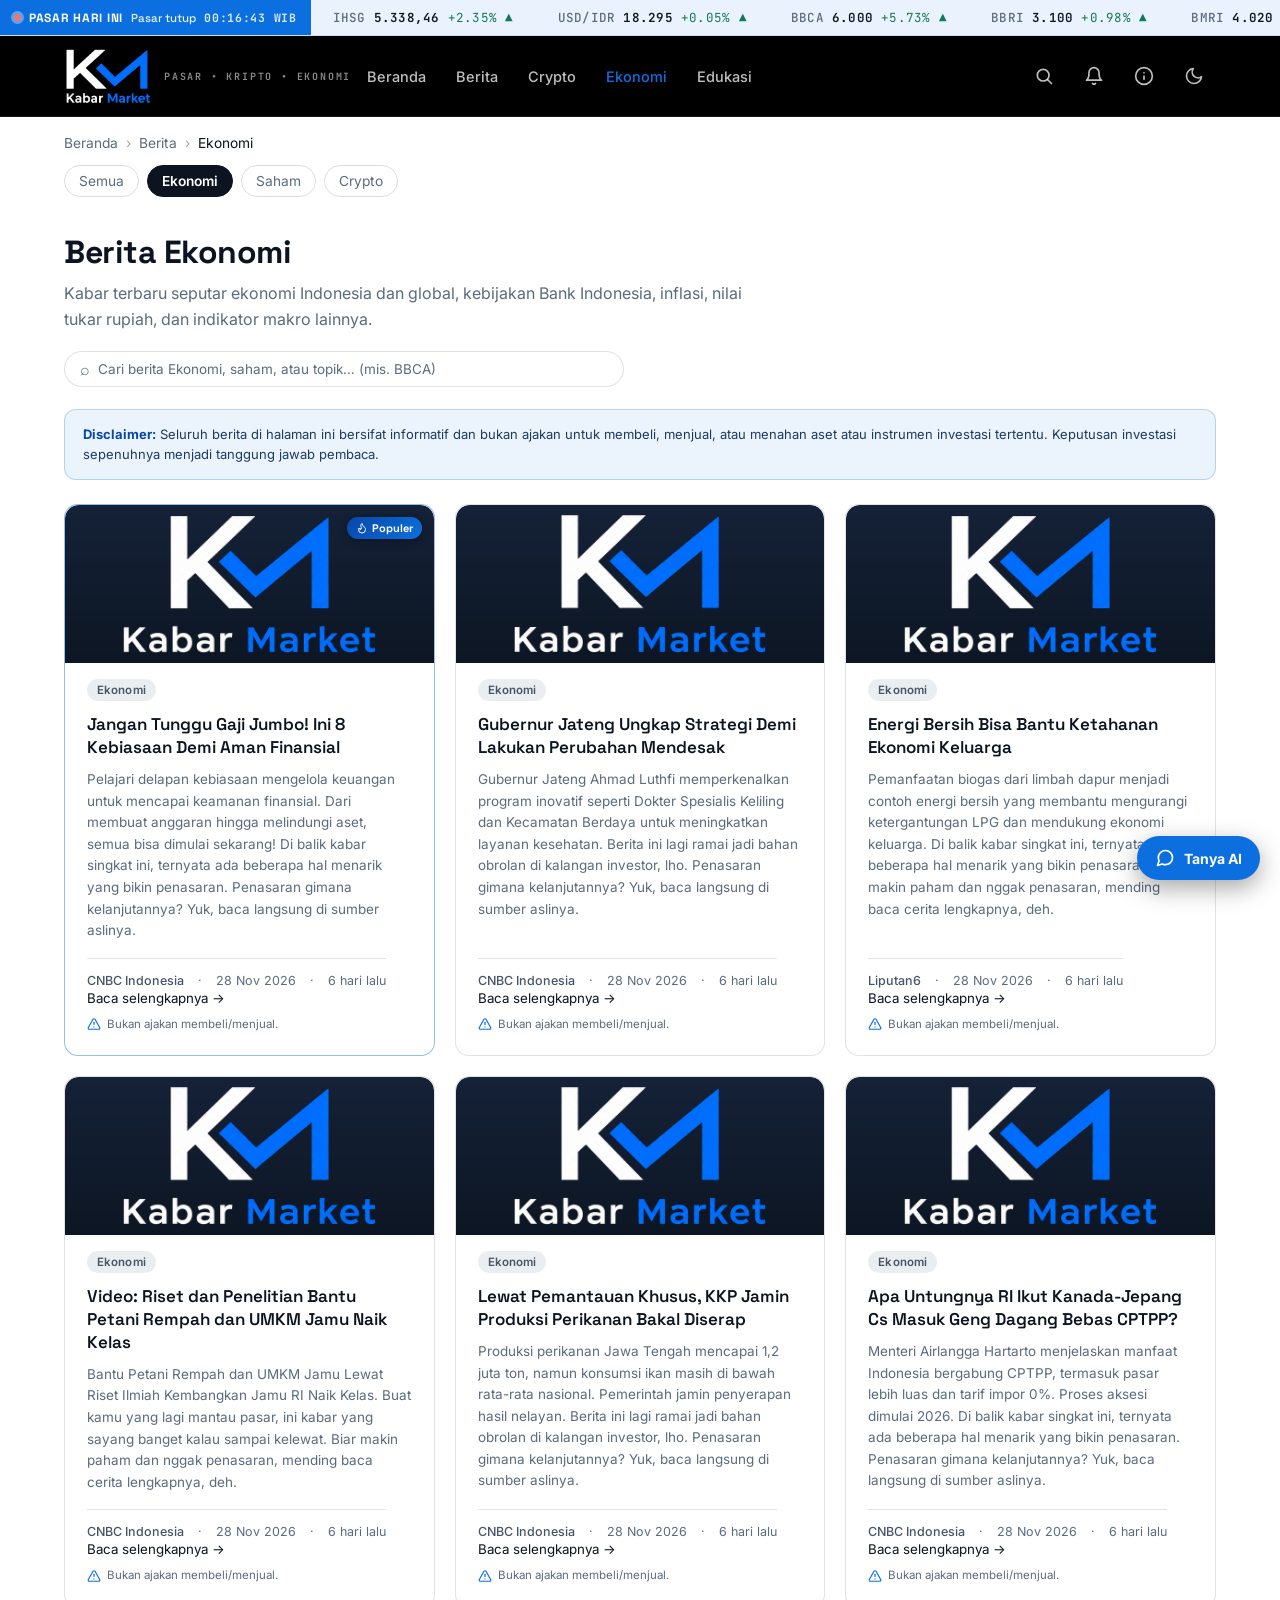
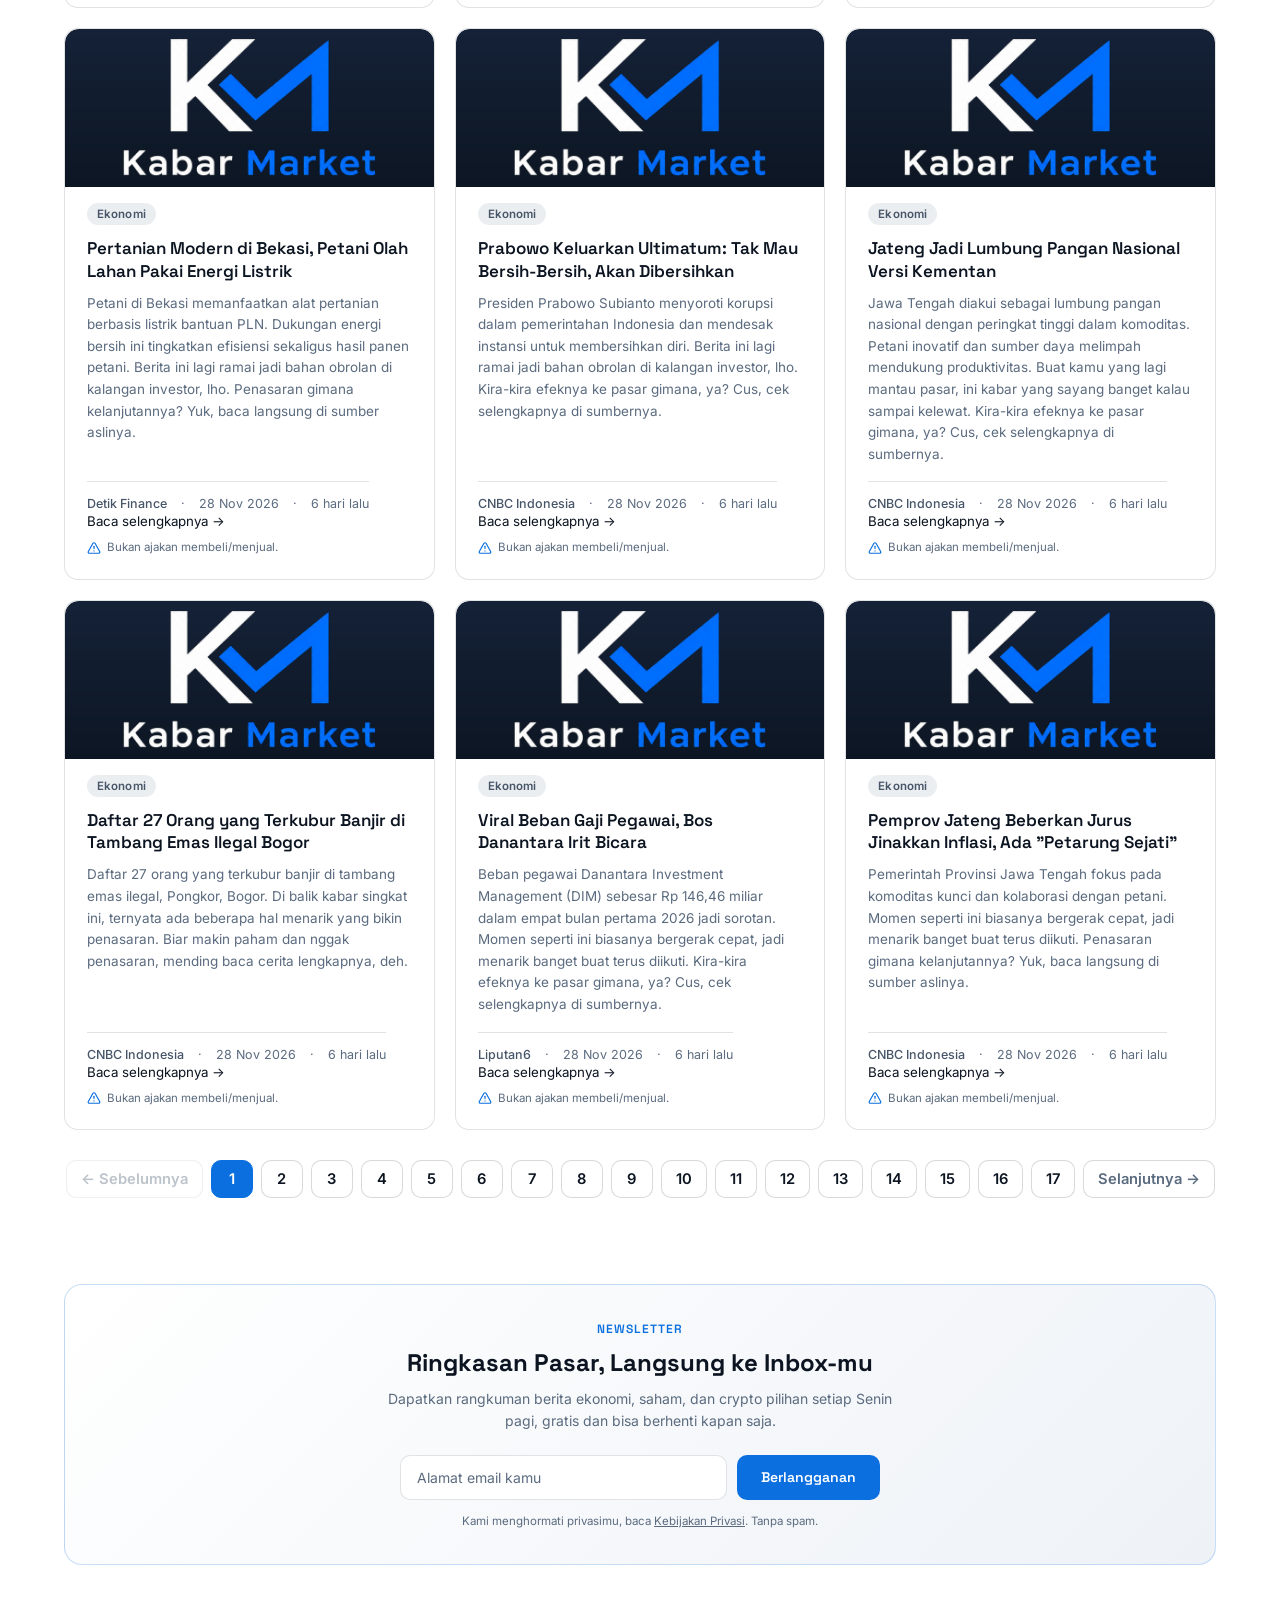
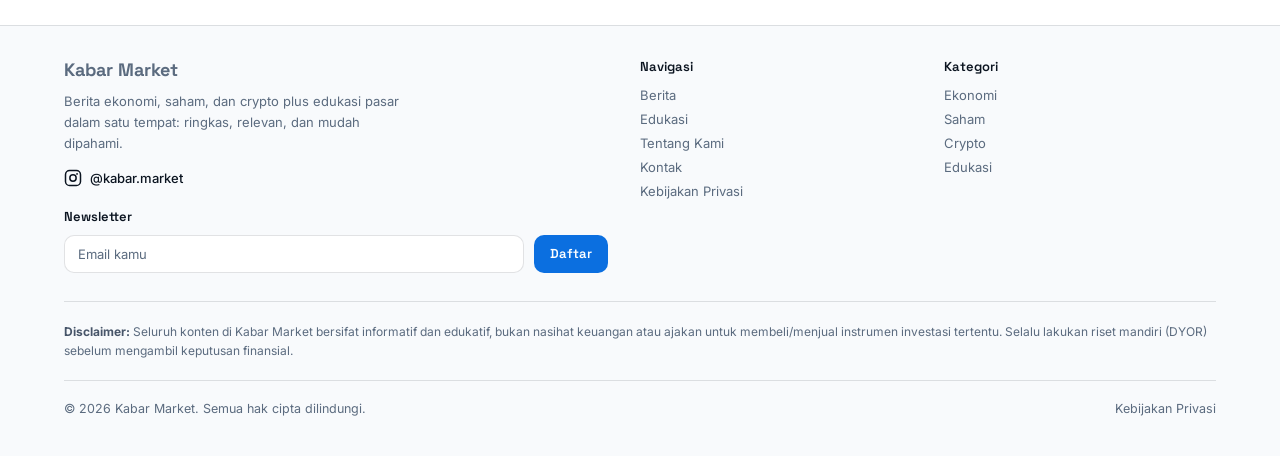
<file: ekonomi.html>
<!DOCTYPE html>
<html lang="id">
<head>
<meta charset="UTF-8">
<meta name="viewport" content="width=device-width, initial-scale=1.0">
<title>Berita Ekonomi Terbaru | Kabar Market</title>
<meta name="description" content="Kumpulan berita ekonomi terkini: kebijakan moneter, inflasi, rupiah, dan makroekonomi Indonesia serta global.">
<meta name="author" content="Kabar Market">
<meta name="keywords" content="berita ekonomi, saham, crypto, IHSG, bitcoin, investasi, edukasi pasar">
<meta property="og:title" content="Berita Ekonomi Terbaru | Kabar Market">
<meta property="og:description" content="Berita ekonomi, saham, dan crypto plus edukasi pasar yang ringkas dan mudah dipahami.">
<meta property="og:type" content="website">
<meta property="og:site_name" content="Kabar Market">
<meta property="og:locale" content="id_ID">
<meta property="og:url" content="https://kabarmarket.web.id/ekonomi.html">
<meta property="og:image" content="https://kabarmarket.web.id/og-ekonomi.png">
<meta property="og:image:width" content="1200">
<meta property="og:image:height" content="630">
<meta property="og:image:alt" content="Berita Ekonomi Terbaru | Kabar Market">
<meta name="twitter:card" content="summary_large_image">
<meta name="twitter:title" content="Berita Ekonomi Terbaru | Kabar Market">
<meta name="twitter:description" content="Berita ekonomi, saham, dan crypto plus edukasi pasar yang ringkas dan mudah dipahami.">
<meta name="twitter:image" content="https://kabarmarket.web.id/og-ekonomi.png">
<meta name="theme-color" content="#ffffff">
<meta name="robots" content="index, follow">
<link rel="canonical" href="https://kabarmarket.web.id/ekonomi.html">
<link rel="alternate" type="application/rss+xml" title="Kabar Market | Berita Ekonomi, Saham & Crypto" href="https://kabarmarket.web.id/feed.xml">
<link rel="apple-touch-icon" href="https://kabarmarket.web.id/logo-km.png?v=2">
<script type="application/ld+json">
{
  "@context": "https://schema.org",
  "@graph": [
    {
      "@type": "NewsMediaOrganization",
      "@id": "https://kabarmarket.web.id/#org",
      "name": "Kabar Market",
      "url": "https://kabarmarket.web.id/",
      "logo": {
        "@type": "ImageObject",
        "url": "https://kabarmarket.web.id/logo-km.png",
        "width": 512,
        "height": 512
      },
      "email": "kabarmarket1@gmail.com",
      "sameAs": ["https://www.instagram.com/kabar.market"]
    },
    {
      "@type": "WebSite",
      "@id": "https://kabarmarket.web.id/#website",
      "url": "https://kabarmarket.web.id/",
      "name": "Kabar Market",
      "description": "Berita ekonomi, saham, dan crypto serta edukasi pasar secara ringkas dan mudah dipahami.",
      "inLanguage": "id-ID",
      "publisher": { "@id": "https://kabarmarket.web.id/#org" },
      "potentialAction": {
        "@type": "SearchAction",
        "target": { "@type": "EntryPoint", "urlTemplate": "https://kabarmarket.web.id/?q={search_term_string}#berita" },
        "query-input": "required name=search_term_string"
      }
    }
  ]
}
</script>
<link rel="icon" type="image/png" href="[data-uri]">
<link rel="preconnect" href="https://fonts.googleapis.com">
<link href="https://fonts.googleapis.com/css2?family=Space+Grotesk:wght@500;600;700&family=Inter:wght@400;500;600;700&family=JetBrains+Mono:wght@400;500;600&display=swap" rel="stylesheet">
<link rel="stylesheet" href="assets/style.css">
<script>
/* Tema gelap/terang: dibaca sebelum render supaya halaman tidak berkedip.
   Pilihan tersimpan di localStorage 'km-theme'; kunjungan pertama mengikuti
   preferensi sistem (prefers-color-scheme: dark). */
(function(){try{var t=localStorage.getItem('km-theme');if(!t){t=(window.matchMedia&&window.matchMedia('(prefers-color-scheme: dark)').matches)?'dark':'light';}if(t==='dark'){document.documentElement.classList.add('dark');var m=document.querySelector('meta[name="theme-color"]');if(m){m.setAttribute('content','#0F1115');}}}catch(e){}})();
</script>
<script type="application/ld+json">
{"@context": "https://schema.org", "@type": "BreadcrumbList", "itemListElement": [{"@type": "ListItem", "position": 1, "name": "Beranda", "item": "https://kabarmarket.web.id/"}, {"@type": "ListItem", "position": 2, "name": "Berita", "item": "https://kabarmarket.web.id/berita.html"}, {"@type": "ListItem", "position": 3, "name": "Ekonomi", "item": "https://kabarmarket.web.id/ekonomi.html"}]}
</script>

<!-- Cloudflare Web Analytics -->
<script defer src="https://static.cloudflareinsights.com/beacon.min.js"
  data-cf-beacon='{"token": "ffe01318faff4dd3a341a2311432c630"}'></script>
<!-- End Cloudflare Web Analytics -->
</head>
<body>
<div class="ticker-wrap">
  <span class="ticker-label"><span class="live is-open" id="marketDot"></span><span class="ticker-label-text">PASAR HARI INI</span><span class="ticker-status" id="marketLabel">Pasar buka</span><span class="ticker-clock mono" id="clock"></span></span>
  <div class="ticker-viewport"><div class="ticker mono" id="tickerStrip"></div></div>
</div>

<header class="nav">
  <a class="brand" href="index.html" aria-label="Kabar Market - Beranda">
    <span class="brand-logo"><img src="assets/logo-kabarmarket.jpg" alt="Logo Kabar Market" width="1536" height="1024" decoding="async" fetchpriority="high"></span>
    <span class="brand-tagline">PASAR • KRIPTO • EKONOMI</span>
  </a>
    <nav class="links" id="navLinks">
    <a href="index.html">Beranda</a>
    <a href="berita.html">Berita</a>
    <a href="crypto.html">Crypto</a>
    <a href="ekonomi.html" class="active">Ekonomi</a>
    <a href="edukasi.html">Edukasi</a>
  </nav>
    <div class="nav-icons">
    <button type="button" class="nav-icon" id="navSearchBtn" aria-label="Cari berita"><svg viewBox="0 0 24 24" width="20" height="20" fill="none" stroke="currentColor" stroke-width="2" stroke-linecap="round" stroke-linejoin="round" aria-hidden="true"><circle cx="11" cy="11" r="7"></circle><line x1="21" y1="21" x2="16.5" y2="16.5"></line></svg></button>
    <a class="nav-icon" href="#newsletter" aria-label="Notifikasi dan newsletter"><svg viewBox="0 0 24 24" width="20" height="20" fill="none" stroke="currentColor" stroke-width="2" stroke-linecap="round" stroke-linejoin="round" aria-hidden="true"><path d="M18 8a6 6 0 0 0-12 0c0 7-3 9-3 9h18s-3-2-3-9"></path><path d="M13.7 21a2 2 0 0 1-3.4 0"></path></svg></a>
    <a class="nav-icon" href="tentang.html" aria-label="Tentang Kabar Market"><svg viewBox="0 0 24 24" width="20" height="20" fill="none" stroke="currentColor" stroke-width="2" stroke-linecap="round" stroke-linejoin="round" aria-hidden="true"><circle cx="12" cy="12" r="10"></circle><line x1="12" y1="16" x2="12" y2="12"></line><line x1="12" y1="8" x2="12.01" y2="8"></line></svg></a>
    <button type="button" class="nav-icon" id="themeToggle" aria-label="Aktifkan mode gelap"><svg class="icon-moon" viewBox="0 0 24 24" width="20" height="20" fill="none" stroke="currentColor" stroke-width="2" stroke-linecap="round" stroke-linejoin="round" aria-hidden="true"><path d="M21 12.79A9 9 0 1 1 11.21 3 7 7 0 0 0 21 12.79z"></path></svg><svg class="icon-sun" viewBox="0 0 24 24" width="20" height="20" fill="none" stroke="currentColor" stroke-width="2" stroke-linecap="round" stroke-linejoin="round" aria-hidden="true"><circle cx="12" cy="12" r="4"></circle><path d="M12 2v2"></path><path d="M12 20v2"></path><path d="m4.93 4.93 1.41 1.41"></path><path d="m17.66 17.66 1.41 1.41"></path><path d="M2 12h2"></path><path d="M20 12h2"></path><path d="m6.34 17.66-1.41 1.41"></path><path d="m19.07 4.93-1.41 1.41"></path></svg></button>
  </div>
  <button class="hamburger" id="hamburgerBtn" aria-label="Buka menu" aria-expanded="false"><span></span><span></span><span></span></button>
</header>
<nav class="breadcrumb" aria-label="Breadcrumb"><a href="index.html">Beranda</a><span class="crumb-sep" aria-hidden="true">›</span><a href="berita.html">Berita</a><span class="crumb-sep" aria-hidden="true">›</span><span aria-current="page">Ekonomi</span></nav>

<nav class="subnav" aria-label="Kategori berita">
  <a href="berita.html">Semua</a>
  <a href="ekonomi.html" class="active">Ekonomi</a>
  <a href="saham.html">Saham</a>
  <a href="crypto.html">Crypto</a>
</nav>

<section class="cat-hero"><h1>Berita Ekonomi</h1><p>Kabar terbaru seputar ekonomi Indonesia dan global, kebijakan Bank Indonesia, inflasi, nilai tukar rupiah, dan indikator makro lainnya.</p></section>

<section class="news" id="berita">
  <div class="news-toolbar"><div class="search-wrap"><span class="search-ic" aria-hidden="true">⌕</span><input type="text" id="newsSearch" placeholder="Cari berita Ekonomi, saham, atau topik… (mis. BBCA)" aria-label="Cari berita"></div></div>
  <div class="disclaimer-banner">
    <b>Disclaimer:</b> Seluruh berita di halaman ini bersifat informatif dan bukan ajakan untuk membeli, menjual, atau menahan aset atau instrumen investasi tertentu. Keputusan investasi sepenuhnya menjadi tanggung jawab pembaca.
  </div>
  <div class="news-grid" id="newsGrid"></div>
  <div class="pagination" id="pagination"></div>
</section>

<section class="newsletter-sec" id="newsletter">
  <div class="nl-card">
    <div class="nl-eyebrow">Newsletter</div>
    <h2>Ringkasan Pasar, Langsung ke Inbox-mu</h2>
    <p class="nl-sub">Dapatkan rangkuman berita ekonomi, saham, dan crypto pilihan setiap Senin pagi, gratis dan bisa berhenti kapan saja.</p>
    <form class="nl-form" action="https://cda88ff4.sibforms.com/serve/[base64]" method="post" novalidate>
      <input type="text" name="email_address_check" value="" style="display:none" tabindex="-1" autocomplete="off">
      <input type="hidden" name="locale" value="en">
      <input class="nl-input" type="email" name="EMAIL" placeholder="Alamat email kamu" aria-label="Alamat email" required>
      <button class="nl-btn" type="submit">Berlangganan</button>
    </form>
    <div class="nl-msg" role="status"></div>
    <p class="nl-note">Kami menghormati privasimu, baca <a href="#" class="open-privacy" style="color:var(--muted);text-decoration:underline;">Kebijakan Privasi</a>. Tanpa spam.</p>
  </div>
</section>


<footer>
  <div class="footer-grid">
    <div class="footer-brand">
      <div class="footer-name">Kabar Market</div>
      <p>Berita ekonomi, saham, dan crypto plus edukasi pasar dalam satu tempat: ringkas, relevan, dan mudah dipahami.</p>
      <a href="https://instagram.com/kabar.market" target="_blank" rel="noopener" class="footer-ig" aria-label="Instagram Kabar Market">
        <svg viewBox="0 0 24 24" width="18" height="18" fill="none" stroke="currentColor" stroke-width="2" stroke-linecap="round" stroke-linejoin="round" aria-hidden="true">
          <rect x="2" y="2" width="20" height="20" rx="5.5"></rect>
          <circle cx="12" cy="12" r="4.2"></circle>
          <circle cx="17.4" cy="6.6" r="1.2" fill="currentColor" stroke="none"></circle>
        </svg>
        @kabar.market
      </a>
      <div class="footer-nl">
        <h4>Newsletter</h4>
        <form class="nl-form" action="https://cda88ff4.sibforms.com/serve/[base64]" method="post" novalidate>
      <input type="text" name="email_address_check" value="" style="display:none" tabindex="-1" autocomplete="off">
      <input type="hidden" name="locale" value="en">
          <input class="nl-input" type="email" name="EMAIL" placeholder="Email kamu" aria-label="Alamat email" required>
          <button class="nl-btn" type="submit">Daftar</button>
        </form>
        <div class="nl-msg" role="status"></div>
      </div>
    </div>
    <div class="footer-col">
      <h4>Navigasi</h4>
      <a href="index.html">Berita</a>
      <a href="edukasi.html">Edukasi</a>
      <a href="tentang.html">Tentang Kami</a>
      <a href="mailto:kabarmarket1@gmail.com">Kontak</a>
      <a href="#" class="open-privacy">Kebijakan Privasi</a>
    </div>
    <div class="footer-col">
      <h4>Kategori</h4>
      <a href="ekonomi.html">Ekonomi</a>
      <a href="saham.html">Saham</a>
      <a href="crypto.html">Crypto</a>
      <a href="edukasi.html">Edukasi</a>
    </div>
  </div>
  <div class="footer-disclaimer">
    <b>Disclaimer:</b> Seluruh konten di Kabar Market bersifat informatif dan edukatif, bukan nasihat keuangan atau ajakan untuk membeli/menjual instrumen investasi tertentu. Selalu lakukan riset mandiri (DYOR) sebelum mengambil keputusan finansial.
  </div>
  <div class="footer-bottom">
    <span>© 2026 Kabar Market. Semua hak cipta dilindungi.</span>
    <a href="#" class="open-privacy" style="color:var(--muted);text-decoration:none;">Kebijakan Privasi</a>
  </div>
</footer>

<div class="modal-overlay" id="newsModal">
  <div class="modal-box">
    <button class="modal-close" id="newsModalClose" aria-label="Tutup">✕</button>
    <span class="pill" id="newsModalPill"></span>
    <h2 id="newsModalTitle"></h2>
    <div class="news-modal-meta mono" id="newsModalMeta"></div>
    <img id="newsModalImg" class="news-modal-img" alt="" loading="lazy" decoding="async" style="display:none;">
    <div class="body-text" id="newsModalBody"></div>
    <div class="referral-box" id="newsModalReferral">
      <div class="label">Platform Terkait</div>
      <div class="partner-grid" id="newsPartnerGrid"></div>
      <div class="referral-note">Tautan afiliasi/referral, kami dapat memperoleh komisi jika kamu mendaftar. Bukan rekomendasi atau ajakan investasi.</div>
    </div>

    <div class="nl-modal">
      <div class="nl-title">📩 Suka artikel ini?</div>
      <div class="nl-desc">Berlangganan newsletter Kabar Market: ringkasan pasar pilihan tiap pekan, langsung ke email kamu.</div>
      <form class="nl-form" action="https://cda88ff4.sibforms.com/serve/[base64]" method="post" novalidate>
      <input type="text" name="email_address_check" value="" style="display:none" tabindex="-1" autocomplete="off">
      <input type="hidden" name="locale" value="en">
        <input class="nl-input" type="email" name="EMAIL" placeholder="Alamat email kamu" aria-label="Alamat email" required>
        <button class="nl-btn" type="submit">Berlangganan</button>
      </form>
      <div class="nl-msg" role="status"></div>
    </div>
    <div class="disclaimer-inline" style="margin-top:18px;">
      <span class="mark"><svg viewBox="0 0 24 24" width="14" height="14" fill="none" stroke="currentColor" stroke-width="2" stroke-linecap="round" stroke-linejoin="round" aria-hidden="true"><path d="m21.73 18-8-14a2 2 0 0 0-3.48 0l-8 14A2 2 0 0 0 4 21h16a2 2 0 0 0 1.73-3Z"/><path d="M12 9v4"/><path d="M12 17h.01"/></svg></span>
      <span>Berita ini bersifat informatif, bukan ajakan atau rekomendasi untuk membeli/menjual instrumen investasi tertentu.</span>
    </div>
  </div>
</div>


<div class="modal-overlay" id="privacyModal">
  <div class="modal-box">
    <button class="modal-close" id="privacyModalClose" aria-label="Tutup">✕</button>
    <h2>Kebijakan Privasi</h2>
    <div class="body-text">
      <p style="color:var(--muted);font-size:13px;">Terakhir diperbarui: 2 Juli 2026</p>
      <p>Kabar Market ("kami") menghormati privasi Anda dan berkomitmen melindungi data pribadi Anda sesuai dengan <b>Undang-Undang Republik Indonesia No. 27 Tahun 2022 tentang Pelindungan Data Pribadi (UU PDP)</b> beserta peraturan pelaksananya. Kebijakan ini menjelaskan bagaimana kami mengumpulkan, menggunakan, menyimpan, dan melindungi informasi Anda saat mengakses situs Kabar Market.</p>

      <p><b>1. Data yang Kami Kumpulkan</b></p>
      <ul style="margin:6px 0 12px 18px;">
        <li><b>Data yang Anda berikan langsung:</b> alamat email (mis. saat berlangganan newsletter atau menghubungi kami) serta isi pesan yang Anda kirim.</li>
        <li><b>Data yang dikumpulkan otomatis:</b> alamat IP, jenis perangkat dan browser, sistem operasi, halaman yang dikunjungi, waktu kunjungan, serta data dari cookies dan teknologi serupa.</li>
      </ul>

      <p><b>2. Cookies dan Teknologi Pelacakan</b></p>
      <p>Situs ini menggunakan cookies untuk menjaga fungsi situs, menganalisis lalu lintas, dan menampilkan iklan yang relevan. Pihak ketiga, termasuk <b>Google</b>, dapat menggunakan cookies (seperti cookie DART) untuk menayangkan iklan berdasarkan kunjungan Anda ke situs ini maupun situs lain. Anda dapat menonaktifkan iklan yang dipersonalisasi melalui <a href="https://www.google.com/settings/ads" target="_blank" rel="noopener">Setelan Iklan Google</a>, atau mengatur dan menghapus cookies melalui pengaturan browser Anda.</p>

      <p><b>3. Layanan Pihak Ketiga</b></p>
      <ul style="margin:6px 0 12px 18px;">
        <li><b>Google AdSense</b>: untuk menayangkan iklan.</li>
        <li><b>Google Analytics</b>: untuk menganalisis penggunaan situs (jika diaktifkan).</li>
        <li><b>Mitra afiliasi/referral</b>: tautan ke platform seperti bursa atau aplikasi investasi; mereka memiliki kebijakan privasi masing-masing.</li>
      </ul>
      <p>Kami tidak mengontrol praktik privasi pihak ketiga tersebut dan menyarankan Anda membaca kebijakan privasi mereka.</p>

      <p><b>4. Tujuan dan Dasar Pemrosesan</b></p>
      <p>Kami memproses data untuk menyediakan dan meningkatkan layanan, mengirim newsletter yang Anda minta, menganalisis performa situs, serta menampilkan iklan. Dasar pemrosesan adalah persetujuan Anda dan/atau kepentingan sah kami sebagaimana diatur dalam UU PDP.</p>

      <p><b>5. Hak Anda sebagai Pemilik Data Pribadi</b></p>
      <p>Sesuai UU PDP, Anda berhak untuk: memperoleh informasi dan akses atas data Anda; memperbaiki data yang tidak akurat; menghapus data ("hak untuk dilupakan"); menarik persetujuan; mengajukan keberatan atas pemrosesan tertentu; serta membatasi pemrosesan. Untuk menggunakan hak ini, silakan hubungi kami melalui kontak di bawah.</p>

      <p><b>6. Penyimpanan dan Keamanan Data</b></p>
      <p>Kami menyimpan data hanya selama diperlukan untuk tujuan yang dijelaskan atau sesuai kewajiban hukum, serta menerapkan langkah keamanan yang wajar untuk melindungi data dari akses maupun penyalahgunaan yang tidak sah.</p>

      <p><b>7. Privasi Anak</b></p>
      <p>Situs ini tidak ditujukan bagi anak di bawah 18 tahun. Kami tidak dengan sengaja mengumpulkan data pribadi anak tanpa persetujuan orang tua atau wali sebagaimana diatur UU PDP.</p>

      <p><b>8. Perubahan Kebijakan</b></p>
      <p>Kami dapat memperbarui kebijakan ini sewaktu-waktu. Perubahan akan ditampilkan pada halaman ini disertai tanggal pembaruan terbaru.</p>

      <p><b>9. Hubungi Kami</b></p>
      <p>Untuk pertanyaan atau permintaan terkait data pribadi, hubungi kami di <a href="mailto:kabarmarket1@gmail.com">kabarmarket1@gmail.com</a> atau Instagram <a href="https://instagram.com/kabar.market" target="_blank" rel="noopener">@kabar.market</a>.</p>
    </div>
  </div>
</div>


<script>window.KM_PAGE = {cat:'Ekonomi'};</script>
<script src="assets/app.js" defer></script>
<script src="assets/ai-assistant.js" defer></script>
</body>
</html>
</file>
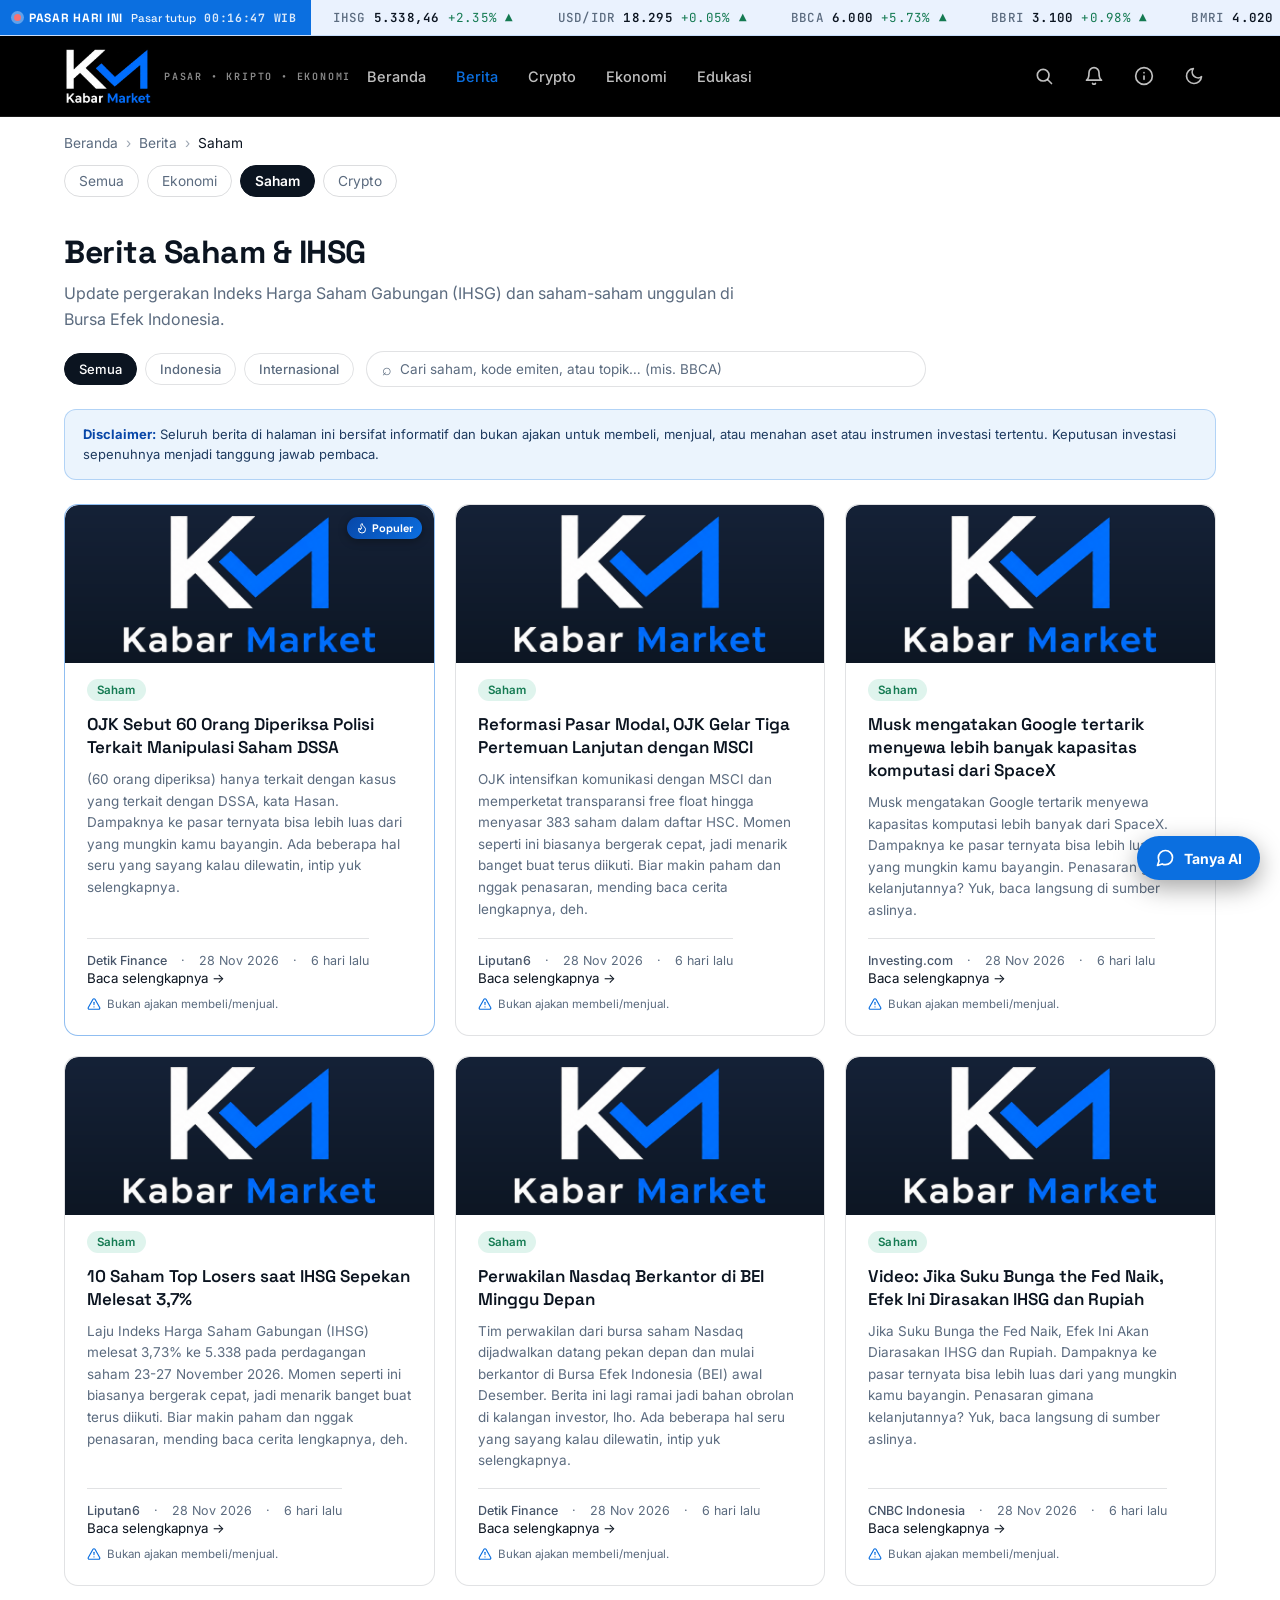
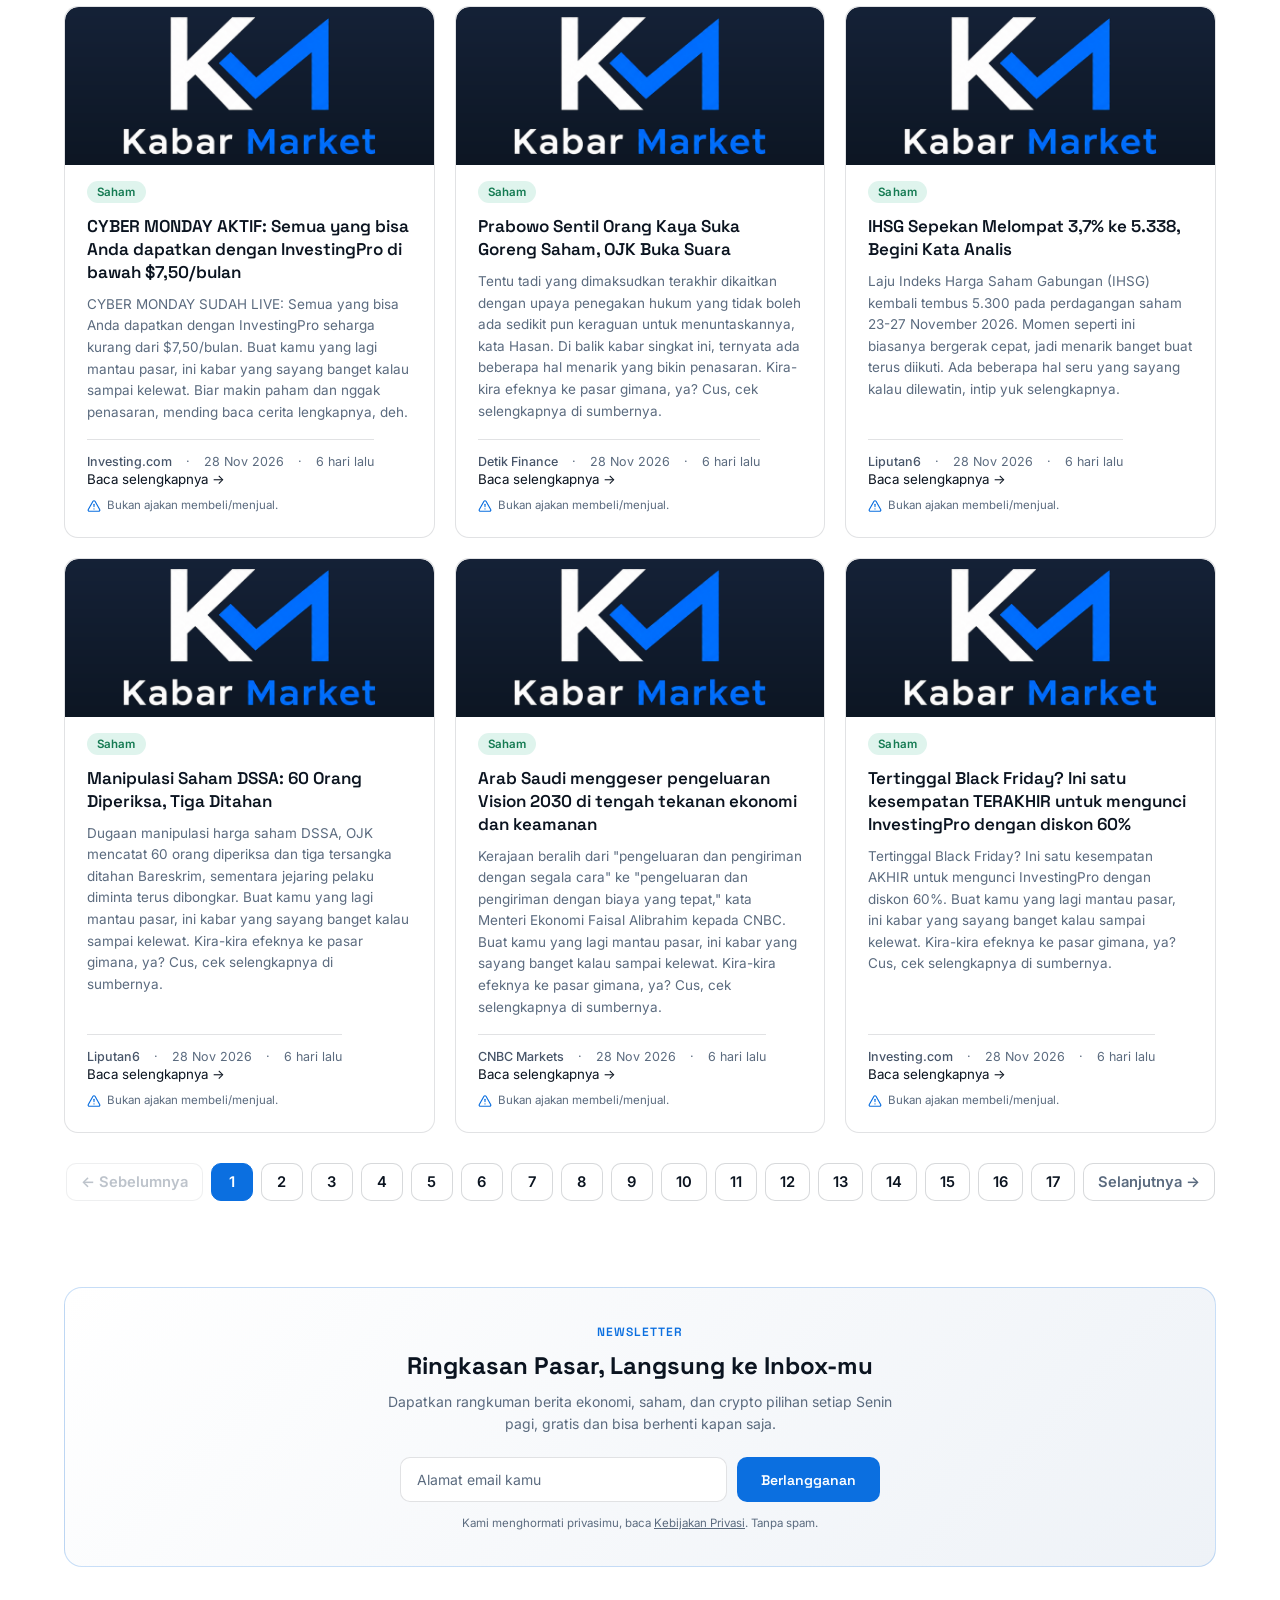
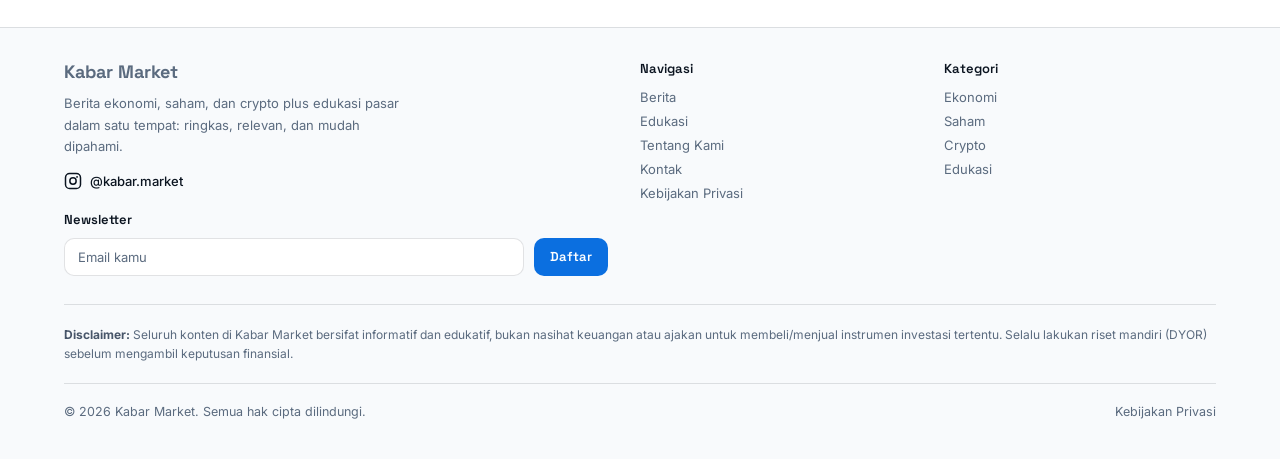
<file: saham.html>
<!DOCTYPE html>
<html lang="id">
<head>
<meta charset="UTF-8">
<meta name="viewport" content="width=device-width, initial-scale=1.0">
<title>Berita Saham & IHSG Terbaru | Kabar Market</title>
<meta name="description" content="Berita saham terkini seputar IHSG, emiten unggulan, dan pergerakan Bursa Efek Indonesia.">
<meta name="author" content="Kabar Market">
<meta name="keywords" content="berita ekonomi, saham, crypto, IHSG, bitcoin, investasi, edukasi pasar">
<meta property="og:title" content="Berita Saham & IHSG Terbaru | Kabar Market">
<meta property="og:description" content="Berita ekonomi, saham, dan crypto plus edukasi pasar yang ringkas dan mudah dipahami.">
<meta property="og:type" content="website">
<meta property="og:site_name" content="Kabar Market">
<meta property="og:locale" content="id_ID">
<meta property="og:url" content="https://kabarmarket.web.id/saham.html">
<meta property="og:image" content="https://kabarmarket.web.id/og-saham.png">
<meta property="og:image:width" content="1200">
<meta property="og:image:height" content="630">
<meta property="og:image:alt" content="Berita Saham & IHSG Terbaru | Kabar Market">
<meta name="twitter:card" content="summary_large_image">
<meta name="twitter:title" content="Berita Saham & IHSG Terbaru | Kabar Market">
<meta name="twitter:description" content="Berita ekonomi, saham, dan crypto plus edukasi pasar yang ringkas dan mudah dipahami.">
<meta name="twitter:image" content="https://kabarmarket.web.id/og-saham.png">
<meta name="theme-color" content="#ffffff">
<meta name="robots" content="index, follow">
<link rel="canonical" href="https://kabarmarket.web.id/saham.html">
<link rel="alternate" type="application/rss+xml" title="Kabar Market | Berita Ekonomi, Saham & Crypto" href="https://kabarmarket.web.id/feed.xml">
<link rel="apple-touch-icon" href="https://kabarmarket.web.id/logo-km.png?v=2">
<script type="application/ld+json">
{
  "@context": "https://schema.org",
  "@graph": [
    {
      "@type": "NewsMediaOrganization",
      "@id": "https://kabarmarket.web.id/#org",
      "name": "Kabar Market",
      "url": "https://kabarmarket.web.id/",
      "logo": {
        "@type": "ImageObject",
        "url": "https://kabarmarket.web.id/logo-km.png",
        "width": 512,
        "height": 512
      },
      "email": "kabarmarket1@gmail.com",
      "sameAs": ["https://www.instagram.com/kabar.market"]
    },
    {
      "@type": "WebSite",
      "@id": "https://kabarmarket.web.id/#website",
      "url": "https://kabarmarket.web.id/",
      "name": "Kabar Market",
      "description": "Berita ekonomi, saham, dan crypto serta edukasi pasar secara ringkas dan mudah dipahami.",
      "inLanguage": "id-ID",
      "publisher": { "@id": "https://kabarmarket.web.id/#org" },
      "potentialAction": {
        "@type": "SearchAction",
        "target": { "@type": "EntryPoint", "urlTemplate": "https://kabarmarket.web.id/?q={search_term_string}#berita" },
        "query-input": "required name=search_term_string"
      }
    }
  ]
}
</script>
<link rel="icon" type="image/png" href="[data-uri]">
<link rel="preconnect" href="https://fonts.googleapis.com">
<link href="https://fonts.googleapis.com/css2?family=Space+Grotesk:wght@500;600;700&family=Inter:wght@400;500;600;700&family=JetBrains+Mono:wght@400;500;600&display=swap" rel="stylesheet">
<link rel="stylesheet" href="assets/style.css">
<script>
/* Tema gelap/terang: dibaca sebelum render supaya halaman tidak berkedip.
   Pilihan tersimpan di localStorage 'km-theme'; kunjungan pertama mengikuti
   preferensi sistem (prefers-color-scheme: dark). */
(function(){try{var t=localStorage.getItem('km-theme');if(!t){t=(window.matchMedia&&window.matchMedia('(prefers-color-scheme: dark)').matches)?'dark':'light';}if(t==='dark'){document.documentElement.classList.add('dark');var m=document.querySelector('meta[name="theme-color"]');if(m){m.setAttribute('content','#0F1115');}}}catch(e){}})();
</script>
<script type="application/ld+json">
{"@context": "https://schema.org", "@type": "BreadcrumbList", "itemListElement": [{"@type": "ListItem", "position": 1, "name": "Beranda", "item": "https://kabarmarket.web.id/"}, {"@type": "ListItem", "position": 2, "name": "Berita", "item": "https://kabarmarket.web.id/berita.html"}, {"@type": "ListItem", "position": 3, "name": "Saham", "item": "https://kabarmarket.web.id/saham.html"}]}
</script>

<!-- Cloudflare Web Analytics -->
<script defer src="https://static.cloudflareinsights.com/beacon.min.js"
  data-cf-beacon='{"token": "ffe01318faff4dd3a341a2311432c630"}'></script>
<!-- End Cloudflare Web Analytics -->
</head>
<body>
<div class="ticker-wrap">
  <span class="ticker-label"><span class="live is-open" id="marketDot"></span><span class="ticker-label-text">PASAR HARI INI</span><span class="ticker-status" id="marketLabel">Pasar buka</span><span class="ticker-clock mono" id="clock"></span></span>
  <div class="ticker-viewport"><div class="ticker mono" id="tickerStrip"></div></div>
</div>

<header class="nav">
  <a class="brand" href="index.html" aria-label="Kabar Market - Beranda">
    <span class="brand-logo"><img src="assets/logo-kabarmarket.jpg" alt="Logo Kabar Market" width="1536" height="1024" decoding="async" fetchpriority="high"></span>
    <span class="brand-tagline">PASAR • KRIPTO • EKONOMI</span>
  </a>
    <nav class="links" id="navLinks">
    <a href="index.html">Beranda</a>
    <a href="berita.html" class="active">Berita</a>
    <a href="crypto.html">Crypto</a>
    <a href="ekonomi.html">Ekonomi</a>
    <a href="edukasi.html">Edukasi</a>
  </nav>
    <div class="nav-icons">
    <button type="button" class="nav-icon" id="navSearchBtn" aria-label="Cari berita"><svg viewBox="0 0 24 24" width="20" height="20" fill="none" stroke="currentColor" stroke-width="2" stroke-linecap="round" stroke-linejoin="round" aria-hidden="true"><circle cx="11" cy="11" r="7"></circle><line x1="21" y1="21" x2="16.5" y2="16.5"></line></svg></button>
    <a class="nav-icon" href="#newsletter" aria-label="Notifikasi dan newsletter"><svg viewBox="0 0 24 24" width="20" height="20" fill="none" stroke="currentColor" stroke-width="2" stroke-linecap="round" stroke-linejoin="round" aria-hidden="true"><path d="M18 8a6 6 0 0 0-12 0c0 7-3 9-3 9h18s-3-2-3-9"></path><path d="M13.7 21a2 2 0 0 1-3.4 0"></path></svg></a>
    <a class="nav-icon" href="tentang.html" aria-label="Tentang Kabar Market"><svg viewBox="0 0 24 24" width="20" height="20" fill="none" stroke="currentColor" stroke-width="2" stroke-linecap="round" stroke-linejoin="round" aria-hidden="true"><circle cx="12" cy="12" r="10"></circle><line x1="12" y1="16" x2="12" y2="12"></line><line x1="12" y1="8" x2="12.01" y2="8"></line></svg></a>
    <button type="button" class="nav-icon" id="themeToggle" aria-label="Aktifkan mode gelap"><svg class="icon-moon" viewBox="0 0 24 24" width="20" height="20" fill="none" stroke="currentColor" stroke-width="2" stroke-linecap="round" stroke-linejoin="round" aria-hidden="true"><path d="M21 12.79A9 9 0 1 1 11.21 3 7 7 0 0 0 21 12.79z"></path></svg><svg class="icon-sun" viewBox="0 0 24 24" width="20" height="20" fill="none" stroke="currentColor" stroke-width="2" stroke-linecap="round" stroke-linejoin="round" aria-hidden="true"><circle cx="12" cy="12" r="4"></circle><path d="M12 2v2"></path><path d="M12 20v2"></path><path d="m4.93 4.93 1.41 1.41"></path><path d="m17.66 17.66 1.41 1.41"></path><path d="M2 12h2"></path><path d="M20 12h2"></path><path d="m6.34 17.66-1.41 1.41"></path><path d="m19.07 4.93-1.41 1.41"></path></svg></button>
  </div>
  <button class="hamburger" id="hamburgerBtn" aria-label="Buka menu" aria-expanded="false"><span></span><span></span><span></span></button>
</header>
<nav class="breadcrumb" aria-label="Breadcrumb"><a href="index.html">Beranda</a><span class="crumb-sep" aria-hidden="true">›</span><a href="berita.html">Berita</a><span class="crumb-sep" aria-hidden="true">›</span><span aria-current="page">Saham</span></nav>

<nav class="subnav" aria-label="Kategori berita">
  <a href="berita.html">Semua</a>
  <a href="ekonomi.html">Ekonomi</a>
  <a href="saham.html" class="active">Saham</a>
  <a href="crypto.html">Crypto</a>
</nav>

<section class="cat-hero"><h1>Berita Saham & IHSG</h1><p>Update pergerakan Indeks Harga Saham Gabungan (IHSG) dan saham-saham unggulan di Bursa Efek Indonesia.</p></section>

<section class="news" id="berita">
  <div class="news-toolbar"><div class="filters" id="regionFilter"><button class="filter-btn active" data-region="Semua">Semua</button><button class="filter-btn" data-region="Indonesia">Indonesia</button><button class="filter-btn" data-region="Internasional">Internasional</button></div><div class="search-wrap"><span class="search-ic" aria-hidden="true">⌕</span><input type="text" id="newsSearch" placeholder="Cari saham, kode emiten, atau topik… (mis. BBCA)" aria-label="Cari berita"></div></div>
  <div class="disclaimer-banner">
    <b>Disclaimer:</b> Seluruh berita di halaman ini bersifat informatif dan bukan ajakan untuk membeli, menjual, atau menahan aset atau instrumen investasi tertentu. Keputusan investasi sepenuhnya menjadi tanggung jawab pembaca.
  </div>
  <div class="news-grid" id="newsGrid"></div>
  <div class="pagination" id="pagination"></div>
</section>

<section class="newsletter-sec" id="newsletter">
  <div class="nl-card">
    <div class="nl-eyebrow">Newsletter</div>
    <h2>Ringkasan Pasar, Langsung ke Inbox-mu</h2>
    <p class="nl-sub">Dapatkan rangkuman berita ekonomi, saham, dan crypto pilihan setiap Senin pagi, gratis dan bisa berhenti kapan saja.</p>
    <form class="nl-form" action="https://cda88ff4.sibforms.com/serve/[base64]" method="post" novalidate>
      <input type="text" name="email_address_check" value="" style="display:none" tabindex="-1" autocomplete="off">
      <input type="hidden" name="locale" value="en">
      <input class="nl-input" type="email" name="EMAIL" placeholder="Alamat email kamu" aria-label="Alamat email" required>
      <button class="nl-btn" type="submit">Berlangganan</button>
    </form>
    <div class="nl-msg" role="status"></div>
    <p class="nl-note">Kami menghormati privasimu, baca <a href="#" class="open-privacy" style="color:var(--muted);text-decoration:underline;">Kebijakan Privasi</a>. Tanpa spam.</p>
  </div>
</section>


<footer>
  <div class="footer-grid">
    <div class="footer-brand">
      <div class="footer-name">Kabar Market</div>
      <p>Berita ekonomi, saham, dan crypto plus edukasi pasar dalam satu tempat: ringkas, relevan, dan mudah dipahami.</p>
      <a href="https://instagram.com/kabar.market" target="_blank" rel="noopener" class="footer-ig" aria-label="Instagram Kabar Market">
        <svg viewBox="0 0 24 24" width="18" height="18" fill="none" stroke="currentColor" stroke-width="2" stroke-linecap="round" stroke-linejoin="round" aria-hidden="true">
          <rect x="2" y="2" width="20" height="20" rx="5.5"></rect>
          <circle cx="12" cy="12" r="4.2"></circle>
          <circle cx="17.4" cy="6.6" r="1.2" fill="currentColor" stroke="none"></circle>
        </svg>
        @kabar.market
      </a>
      <div class="footer-nl">
        <h4>Newsletter</h4>
        <form class="nl-form" action="https://cda88ff4.sibforms.com/serve/[base64]" method="post" novalidate>
      <input type="text" name="email_address_check" value="" style="display:none" tabindex="-1" autocomplete="off">
      <input type="hidden" name="locale" value="en">
          <input class="nl-input" type="email" name="EMAIL" placeholder="Email kamu" aria-label="Alamat email" required>
          <button class="nl-btn" type="submit">Daftar</button>
        </form>
        <div class="nl-msg" role="status"></div>
      </div>
    </div>
    <div class="footer-col">
      <h4>Navigasi</h4>
      <a href="index.html">Berita</a>
      <a href="edukasi.html">Edukasi</a>
      <a href="tentang.html">Tentang Kami</a>
      <a href="mailto:kabarmarket1@gmail.com">Kontak</a>
      <a href="#" class="open-privacy">Kebijakan Privasi</a>
    </div>
    <div class="footer-col">
      <h4>Kategori</h4>
      <a href="ekonomi.html">Ekonomi</a>
      <a href="saham.html">Saham</a>
      <a href="crypto.html">Crypto</a>
      <a href="edukasi.html">Edukasi</a>
    </div>
  </div>
  <div class="footer-disclaimer">
    <b>Disclaimer:</b> Seluruh konten di Kabar Market bersifat informatif dan edukatif, bukan nasihat keuangan atau ajakan untuk membeli/menjual instrumen investasi tertentu. Selalu lakukan riset mandiri (DYOR) sebelum mengambil keputusan finansial.
  </div>
  <div class="footer-bottom">
    <span>© 2026 Kabar Market. Semua hak cipta dilindungi.</span>
    <a href="#" class="open-privacy" style="color:var(--muted);text-decoration:none;">Kebijakan Privasi</a>
  </div>
</footer>

<div class="modal-overlay" id="newsModal">
  <div class="modal-box">
    <button class="modal-close" id="newsModalClose" aria-label="Tutup">✕</button>
    <span class="pill" id="newsModalPill"></span>
    <h2 id="newsModalTitle"></h2>
    <div class="news-modal-meta mono" id="newsModalMeta"></div>
    <img id="newsModalImg" class="news-modal-img" alt="" loading="lazy" decoding="async" style="display:none;">
    <div class="body-text" id="newsModalBody"></div>
    <div class="referral-box" id="newsModalReferral">
      <div class="label">Platform Terkait</div>
      <div class="partner-grid" id="newsPartnerGrid"></div>
      <div class="referral-note">Tautan afiliasi/referral, kami dapat memperoleh komisi jika kamu mendaftar. Bukan rekomendasi atau ajakan investasi.</div>
    </div>

    <div class="nl-modal">
      <div class="nl-title">📩 Suka artikel ini?</div>
      <div class="nl-desc">Berlangganan newsletter Kabar Market: ringkasan pasar pilihan tiap pekan, langsung ke email kamu.</div>
      <form class="nl-form" action="https://cda88ff4.sibforms.com/serve/[base64]" method="post" novalidate>
      <input type="text" name="email_address_check" value="" style="display:none" tabindex="-1" autocomplete="off">
      <input type="hidden" name="locale" value="en">
        <input class="nl-input" type="email" name="EMAIL" placeholder="Alamat email kamu" aria-label="Alamat email" required>
        <button class="nl-btn" type="submit">Berlangganan</button>
      </form>
      <div class="nl-msg" role="status"></div>
    </div>
    <div class="disclaimer-inline" style="margin-top:18px;">
      <span class="mark"><svg viewBox="0 0 24 24" width="14" height="14" fill="none" stroke="currentColor" stroke-width="2" stroke-linecap="round" stroke-linejoin="round" aria-hidden="true"><path d="m21.73 18-8-14a2 2 0 0 0-3.48 0l-8 14A2 2 0 0 0 4 21h16a2 2 0 0 0 1.73-3Z"/><path d="M12 9v4"/><path d="M12 17h.01"/></svg></span>
      <span>Berita ini bersifat informatif, bukan ajakan atau rekomendasi untuk membeli/menjual instrumen investasi tertentu.</span>
    </div>
  </div>
</div>


<div class="modal-overlay" id="privacyModal">
  <div class="modal-box">
    <button class="modal-close" id="privacyModalClose" aria-label="Tutup">✕</button>
    <h2>Kebijakan Privasi</h2>
    <div class="body-text">
      <p style="color:var(--muted);font-size:13px;">Terakhir diperbarui: 2 Juli 2026</p>
      <p>Kabar Market ("kami") menghormati privasi Anda dan berkomitmen melindungi data pribadi Anda sesuai dengan <b>Undang-Undang Republik Indonesia No. 27 Tahun 2022 tentang Pelindungan Data Pribadi (UU PDP)</b> beserta peraturan pelaksananya. Kebijakan ini menjelaskan bagaimana kami mengumpulkan, menggunakan, menyimpan, dan melindungi informasi Anda saat mengakses situs Kabar Market.</p>

      <p><b>1. Data yang Kami Kumpulkan</b></p>
      <ul style="margin:6px 0 12px 18px;">
        <li><b>Data yang Anda berikan langsung:</b> alamat email (mis. saat berlangganan newsletter atau menghubungi kami) serta isi pesan yang Anda kirim.</li>
        <li><b>Data yang dikumpulkan otomatis:</b> alamat IP, jenis perangkat dan browser, sistem operasi, halaman yang dikunjungi, waktu kunjungan, serta data dari cookies dan teknologi serupa.</li>
      </ul>

      <p><b>2. Cookies dan Teknologi Pelacakan</b></p>
      <p>Situs ini menggunakan cookies untuk menjaga fungsi situs, menganalisis lalu lintas, dan menampilkan iklan yang relevan. Pihak ketiga, termasuk <b>Google</b>, dapat menggunakan cookies (seperti cookie DART) untuk menayangkan iklan berdasarkan kunjungan Anda ke situs ini maupun situs lain. Anda dapat menonaktifkan iklan yang dipersonalisasi melalui <a href="https://www.google.com/settings/ads" target="_blank" rel="noopener">Setelan Iklan Google</a>, atau mengatur dan menghapus cookies melalui pengaturan browser Anda.</p>

      <p><b>3. Layanan Pihak Ketiga</b></p>
      <ul style="margin:6px 0 12px 18px;">
        <li><b>Google AdSense</b>: untuk menayangkan iklan.</li>
        <li><b>Google Analytics</b>: untuk menganalisis penggunaan situs (jika diaktifkan).</li>
        <li><b>Mitra afiliasi/referral</b>: tautan ke platform seperti bursa atau aplikasi investasi; mereka memiliki kebijakan privasi masing-masing.</li>
      </ul>
      <p>Kami tidak mengontrol praktik privasi pihak ketiga tersebut dan menyarankan Anda membaca kebijakan privasi mereka.</p>

      <p><b>4. Tujuan dan Dasar Pemrosesan</b></p>
      <p>Kami memproses data untuk menyediakan dan meningkatkan layanan, mengirim newsletter yang Anda minta, menganalisis performa situs, serta menampilkan iklan. Dasar pemrosesan adalah persetujuan Anda dan/atau kepentingan sah kami sebagaimana diatur dalam UU PDP.</p>

      <p><b>5. Hak Anda sebagai Pemilik Data Pribadi</b></p>
      <p>Sesuai UU PDP, Anda berhak untuk: memperoleh informasi dan akses atas data Anda; memperbaiki data yang tidak akurat; menghapus data ("hak untuk dilupakan"); menarik persetujuan; mengajukan keberatan atas pemrosesan tertentu; serta membatasi pemrosesan. Untuk menggunakan hak ini, silakan hubungi kami melalui kontak di bawah.</p>

      <p><b>6. Penyimpanan dan Keamanan Data</b></p>
      <p>Kami menyimpan data hanya selama diperlukan untuk tujuan yang dijelaskan atau sesuai kewajiban hukum, serta menerapkan langkah keamanan yang wajar untuk melindungi data dari akses maupun penyalahgunaan yang tidak sah.</p>

      <p><b>7. Privasi Anak</b></p>
      <p>Situs ini tidak ditujukan bagi anak di bawah 18 tahun. Kami tidak dengan sengaja mengumpulkan data pribadi anak tanpa persetujuan orang tua atau wali sebagaimana diatur UU PDP.</p>

      <p><b>8. Perubahan Kebijakan</b></p>
      <p>Kami dapat memperbarui kebijakan ini sewaktu-waktu. Perubahan akan ditampilkan pada halaman ini disertai tanggal pembaruan terbaru.</p>

      <p><b>9. Hubungi Kami</b></p>
      <p>Untuk pertanyaan atau permintaan terkait data pribadi, hubungi kami di <a href="mailto:kabarmarket1@gmail.com">kabarmarket1@gmail.com</a> atau Instagram <a href="https://instagram.com/kabar.market" target="_blank" rel="noopener">@kabar.market</a>.</p>
    </div>
  </div>
</div>


<script>window.KM_PAGE = {cat:'Saham'};</script>
<script src="assets/app.js" defer></script>
<script src="assets/ai-assistant.js" defer></script>
</body>
</html>
</file>
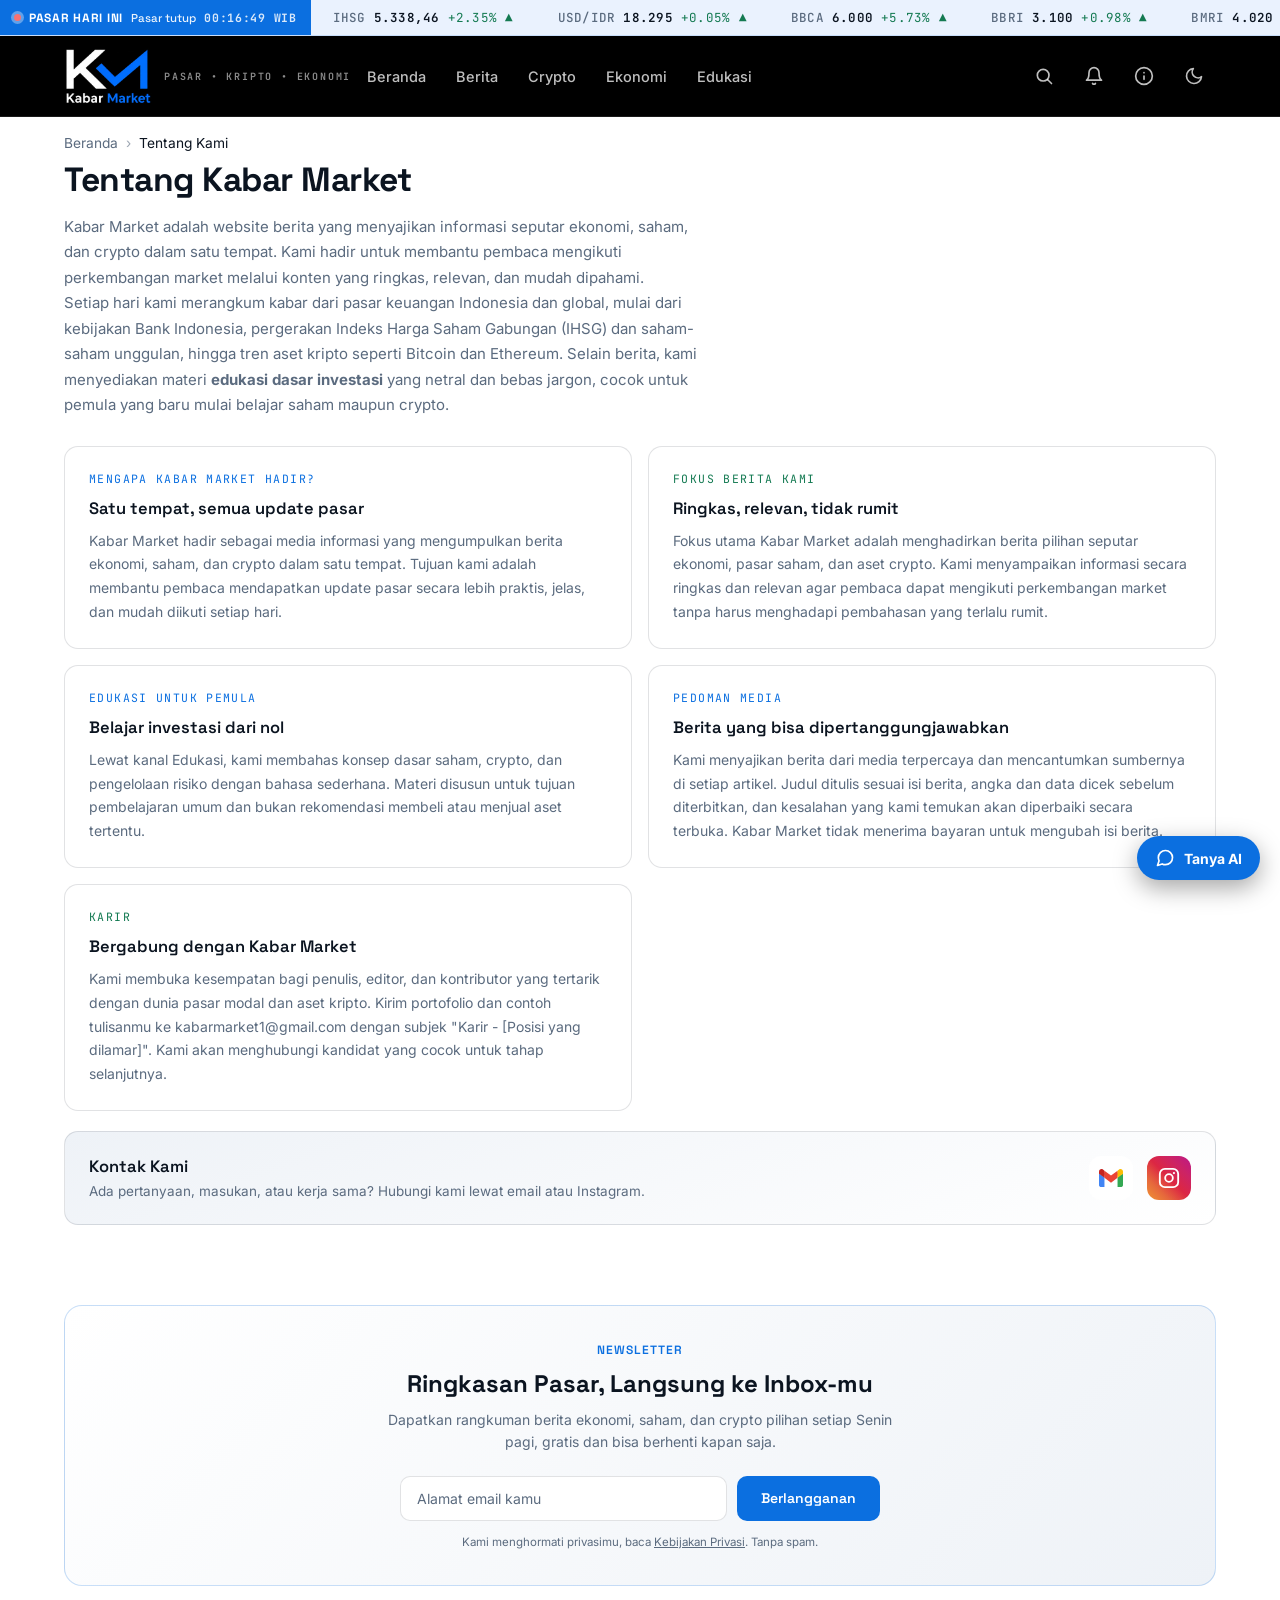
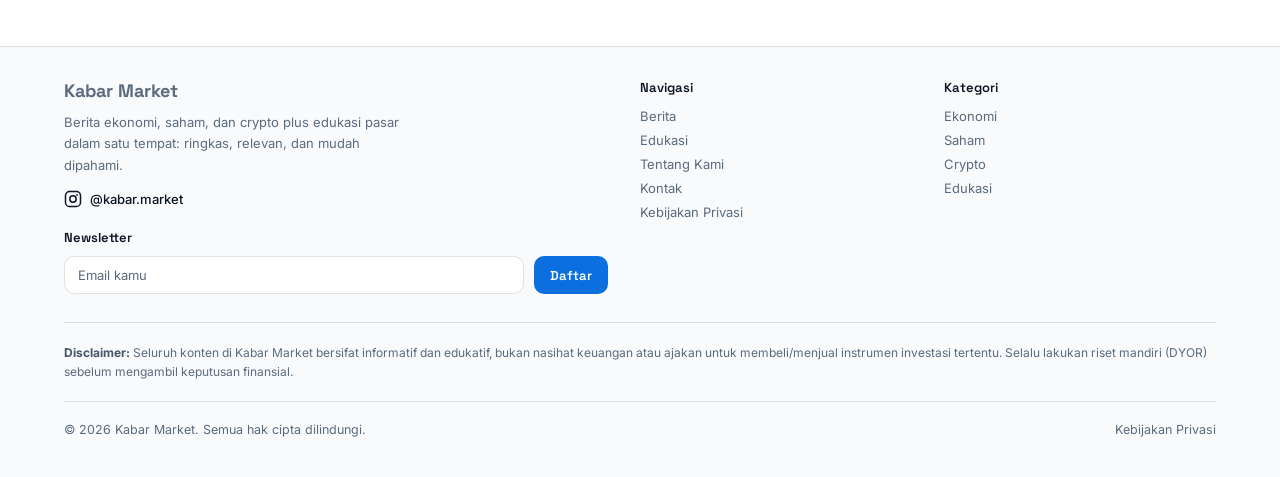
<file: tentang.html>
<!DOCTYPE html>
<html lang="id">
<head>
<meta charset="UTF-8">
<meta name="viewport" content="width=device-width, initial-scale=1.0">
<title>Tentang Kami | Kabar Market</title>
<meta name="description" content="Kabar Market adalah media berita ekonomi, saham, dan crypto plus edukasi pasar yang ringkas dan mudah dipahami.">
<meta name="author" content="Kabar Market">
<meta name="keywords" content="berita ekonomi, saham, crypto, IHSG, bitcoin, investasi, edukasi pasar">
<meta property="og:title" content="Tentang Kami | Kabar Market">
<meta property="og:description" content="Berita ekonomi, saham, dan crypto plus edukasi pasar yang ringkas dan mudah dipahami.">
<meta property="og:type" content="website">
<meta property="og:site_name" content="Kabar Market">
<meta property="og:locale" content="id_ID">
<meta property="og:url" content="https://kabarmarket.web.id/tentang.html">
<meta property="og:image" content="https://kabarmarket.web.id/og-image.png">
<meta property="og:image:width" content="1200">
<meta property="og:image:height" content="630">
<meta property="og:image:alt" content="Tentang Kami | Kabar Market">
<meta name="twitter:card" content="summary_large_image">
<meta name="twitter:title" content="Tentang Kami | Kabar Market">
<meta name="twitter:description" content="Berita ekonomi, saham, dan crypto plus edukasi pasar yang ringkas dan mudah dipahami.">
<meta name="twitter:image" content="https://kabarmarket.web.id/og-image.png">
<meta name="theme-color" content="#ffffff">
<meta name="robots" content="index, follow">
<link rel="canonical" href="https://kabarmarket.web.id/tentang.html">
<link rel="alternate" type="application/rss+xml" title="Kabar Market | Berita Ekonomi, Saham & Crypto" href="https://kabarmarket.web.id/feed.xml">
<link rel="apple-touch-icon" href="https://kabarmarket.web.id/logo-km.png?v=2">
<script type="application/ld+json">
{
  "@context": "https://schema.org",
  "@graph": [
    {
      "@type": "NewsMediaOrganization",
      "@id": "https://kabarmarket.web.id/#org",
      "name": "Kabar Market",
      "url": "https://kabarmarket.web.id/",
      "logo": {
        "@type": "ImageObject",
        "url": "https://kabarmarket.web.id/logo-km.png",
        "width": 512,
        "height": 512
      },
      "email": "kabarmarket1@gmail.com",
      "sameAs": ["https://www.instagram.com/kabar.market"]
    },
    {
      "@type": "WebSite",
      "@id": "https://kabarmarket.web.id/#website",
      "url": "https://kabarmarket.web.id/",
      "name": "Kabar Market",
      "description": "Berita ekonomi, saham, dan crypto serta edukasi pasar secara ringkas dan mudah dipahami.",
      "inLanguage": "id-ID",
      "publisher": { "@id": "https://kabarmarket.web.id/#org" },
      "potentialAction": {
        "@type": "SearchAction",
        "target": { "@type": "EntryPoint", "urlTemplate": "https://kabarmarket.web.id/?q={search_term_string}#berita" },
        "query-input": "required name=search_term_string"
      }
    }
  ]
}
</script>
<link rel="icon" type="image/png" href="[data-uri]">
<link rel="preconnect" href="https://fonts.googleapis.com">
<link href="https://fonts.googleapis.com/css2?family=Space+Grotesk:wght@500;600;700&family=Inter:wght@400;500;600;700&family=JetBrains+Mono:wght@400;500;600&display=swap" rel="stylesheet">
<link rel="stylesheet" href="assets/style.css">
<script>
/* Tema gelap/terang: dibaca sebelum render supaya halaman tidak berkedip.
   Pilihan tersimpan di localStorage 'km-theme'; kunjungan pertama mengikuti
   preferensi sistem (prefers-color-scheme: dark). */
(function(){try{var t=localStorage.getItem('km-theme');if(!t){t=(window.matchMedia&&window.matchMedia('(prefers-color-scheme: dark)').matches)?'dark':'light';}if(t==='dark'){document.documentElement.classList.add('dark');var m=document.querySelector('meta[name="theme-color"]');if(m){m.setAttribute('content','#0F1115');}}}catch(e){}})();
</script>
<script type="application/ld+json">
{"@context": "https://schema.org", "@type": "BreadcrumbList", "itemListElement": [{"@type": "ListItem", "position": 1, "name": "Beranda", "item": "https://kabarmarket.web.id/"}, {"@type": "ListItem", "position": 2, "name": "Tentang Kami", "item": "https://kabarmarket.web.id/tentang.html"}]}
</script>

<!-- Cloudflare Web Analytics -->
<script defer src="https://static.cloudflareinsights.com/beacon.min.js"
  data-cf-beacon='{"token": "ffe01318faff4dd3a341a2311432c630"}'></script>
<!-- End Cloudflare Web Analytics -->
</head>
<body>
<div class="ticker-wrap">
  <span class="ticker-label"><span class="live is-open" id="marketDot"></span><span class="ticker-label-text">PASAR HARI INI</span><span class="ticker-status" id="marketLabel">Pasar buka</span><span class="ticker-clock mono" id="clock"></span></span>
  <div class="ticker-viewport"><div class="ticker mono" id="tickerStrip"></div></div>
</div>

<header class="nav">
  <a class="brand" href="index.html" aria-label="Kabar Market - Beranda">
    <span class="brand-logo"><img src="assets/logo-kabarmarket.jpg" alt="Logo Kabar Market" width="1536" height="1024" decoding="async" fetchpriority="high"></span>
    <span class="brand-tagline">PASAR • KRIPTO • EKONOMI</span>
  </a>
    <nav class="links" id="navLinks">
    <a href="index.html">Beranda</a>
    <a href="berita.html">Berita</a>
    <a href="crypto.html">Crypto</a>
    <a href="ekonomi.html">Ekonomi</a>
    <a href="edukasi.html">Edukasi</a>
  </nav>
    <div class="nav-icons">
    <button type="button" class="nav-icon" id="navSearchBtn" aria-label="Cari berita"><svg viewBox="0 0 24 24" width="20" height="20" fill="none" stroke="currentColor" stroke-width="2" stroke-linecap="round" stroke-linejoin="round" aria-hidden="true"><circle cx="11" cy="11" r="7"></circle><line x1="21" y1="21" x2="16.5" y2="16.5"></line></svg></button>
    <a class="nav-icon" href="#newsletter" aria-label="Notifikasi dan newsletter"><svg viewBox="0 0 24 24" width="20" height="20" fill="none" stroke="currentColor" stroke-width="2" stroke-linecap="round" stroke-linejoin="round" aria-hidden="true"><path d="M18 8a6 6 0 0 0-12 0c0 7-3 9-3 9h18s-3-2-3-9"></path><path d="M13.7 21a2 2 0 0 1-3.4 0"></path></svg></a>
    <a class="nav-icon" href="tentang.html" aria-label="Tentang Kabar Market"><svg viewBox="0 0 24 24" width="20" height="20" fill="none" stroke="currentColor" stroke-width="2" stroke-linecap="round" stroke-linejoin="round" aria-hidden="true"><circle cx="12" cy="12" r="10"></circle><line x1="12" y1="16" x2="12" y2="12"></line><line x1="12" y1="8" x2="12.01" y2="8"></line></svg></a>
    <button type="button" class="nav-icon" id="themeToggle" aria-label="Aktifkan mode gelap"><svg class="icon-moon" viewBox="0 0 24 24" width="20" height="20" fill="none" stroke="currentColor" stroke-width="2" stroke-linecap="round" stroke-linejoin="round" aria-hidden="true"><path d="M21 12.79A9 9 0 1 1 11.21 3 7 7 0 0 0 21 12.79z"></path></svg><svg class="icon-sun" viewBox="0 0 24 24" width="20" height="20" fill="none" stroke="currentColor" stroke-width="2" stroke-linecap="round" stroke-linejoin="round" aria-hidden="true"><circle cx="12" cy="12" r="4"></circle><path d="M12 2v2"></path><path d="M12 20v2"></path><path d="m4.93 4.93 1.41 1.41"></path><path d="m17.66 17.66 1.41 1.41"></path><path d="M2 12h2"></path><path d="M20 12h2"></path><path d="m6.34 17.66-1.41 1.41"></path><path d="m19.07 4.93-1.41 1.41"></path></svg></button>
  </div>
  <button class="hamburger" id="hamburgerBtn" aria-label="Buka menu" aria-expanded="false"><span></span><span></span><span></span></button>
</header>
<nav class="breadcrumb" aria-label="Breadcrumb"><a href="index.html">Beranda</a><span class="crumb-sep" aria-hidden="true">›</span><span aria-current="page">Tentang Kami</span></nav>

<section class="about" id="tentang">
  <div class="about-head">
    <h1>Tentang Kabar Market</h1>
    <p>Kabar Market adalah website berita yang menyajikan informasi seputar ekonomi, saham, dan crypto dalam satu tempat. Kami hadir untuk membantu pembaca mengikuti perkembangan market melalui konten yang ringkas, relevan, dan mudah dipahami.</p>
    <p>Setiap hari kami merangkum kabar dari pasar keuangan Indonesia dan global, mulai dari kebijakan Bank Indonesia, pergerakan Indeks Harga Saham Gabungan (IHSG) dan saham-saham unggulan, hingga tren aset kripto seperti Bitcoin dan Ethereum. Selain berita, kami menyediakan materi <strong>edukasi dasar investasi</strong> yang netral dan bebas jargon, cocok untuk pemula yang baru mulai belajar saham maupun crypto.</p>
  </div>

  <div class="about-grid">
    <div class="about-card">
      <span class="eyebrow">Mengapa Kabar Market Hadir?</span>
      <h3>Satu tempat, semua update pasar</h3>
      <p>Kabar Market hadir sebagai media informasi yang mengumpulkan berita ekonomi, saham, dan crypto dalam satu tempat. Tujuan kami adalah membantu pembaca mendapatkan update pasar secara lebih praktis, jelas, dan mudah diikuti setiap hari.</p>
    </div>
    <div class="about-card">
      <span class="eyebrow" style="color:var(--gain);">Fokus Berita Kami</span>
      <h3>Ringkas, relevan, tidak rumit</h3>
      <p>Fokus utama Kabar Market adalah menghadirkan berita pilihan seputar ekonomi, pasar saham, dan aset crypto. Kami menyampaikan informasi secara ringkas dan relevan agar pembaca dapat mengikuti perkembangan market tanpa harus menghadapi pembahasan yang terlalu rumit.</p>
    </div>
    <div class="about-card">
      <span class="eyebrow" style="color:var(--blue);">Edukasi untuk Pemula</span>
      <h3>Belajar investasi dari nol</h3>
      <p>Lewat kanal Edukasi, kami membahas konsep dasar saham, crypto, dan pengelolaan risiko dengan bahasa sederhana. Materi disusun untuk tujuan pembelajaran umum dan bukan rekomendasi membeli atau menjual aset tertentu.</p>
    </div>
    <div class="about-card" id="pedoman">
      <span class="eyebrow">Pedoman Media</span>
      <h3>Berita yang bisa dipertanggungjawabkan</h3>
      <p>Kami menyajikan berita dari media terpercaya dan mencantumkan sumbernya di setiap artikel. Judul ditulis sesuai isi berita, angka dan data dicek sebelum diterbitkan, dan kesalahan yang kami temukan akan diperbaiki secara terbuka. Kabar Market tidak menerima bayaran untuk mengubah isi berita.</p>
    </div>
    <div class="about-card" id="karir">
      <span class="eyebrow" style="color:var(--gain);">Karir</span>
      <h3>Bergabung dengan Kabar Market</h3>
      <p>Kami membuka kesempatan bagi penulis, editor, dan kontributor yang tertarik dengan dunia pasar modal dan aset kripto. Kirim portofolio dan contoh tulisanmu ke kabarmarket1@gmail.com dengan subjek "Karir - [Posisi yang dilamar]". Kami akan menghubungi kandidat yang cocok untuk tahap selanjutnya.</p>
    </div>
  </div>

  <div class="contact-card">
    <div>
      <h3>Kontak Kami</h3>
      <p>Ada pertanyaan, masukan, atau kerja sama? Hubungi kami lewat email atau Instagram.</p>
    </div>
    <div class="contact-actions">
      <a href="mailto:kabarmarket1@gmail.com" class="gmail-link" aria-label="Email Kabar Market (kabarmarket1@gmail.com)" title="kabarmarket1@gmail.com">
        <svg viewBox="0 0 256 193" width="24" xmlns="http://www.w3.org/2000/svg" aria-hidden="true">
          <path fill="#4285F4" d="M58.182 192.05V93.14L27.507 65.077 0 49.504v125.091c0 9.658 7.825 17.455 17.455 17.455z"/>
          <path fill="#34A853" d="M197.818 192.05h40.727c9.659 0 17.455-7.826 17.455-17.455V49.505l-31.156 17.837-27.026 25.798z"/>
          <path fill="#EA4335" d="M58.182 93.14l-4.174-38.647 4.174-36.989L128 69.868l69.818-52.364 4.669 34.992-4.669 40.644L128 145.504z"/>
          <path fill="#FBBC04" d="M197.818 17.504V93.14L256 49.504V26.231c0-21.585-24.64-33.89-41.89-20.945z"/>
          <path fill="#C5221F" d="M0 49.504l26.759 20.07L58.182 93.14V17.504L41.89 5.286C24.61-7.66 0 4.646 0 26.231z"/>
        </svg>
      </a>
      <a href="https://instagram.com/kabar.market" target="_blank" rel="noopener" class="ig-link" aria-label="Instagram Kabar Market (@kabar.market)" title="@kabar.market">
        <svg viewBox="0 0 24 24" width="22" height="22" fill="none" stroke="currentColor" stroke-width="2" stroke-linecap="round" stroke-linejoin="round" aria-hidden="true">
          <rect x="2" y="2" width="20" height="20" rx="5.5"></rect>
          <circle cx="12" cy="12" r="4.2"></circle>
          <circle cx="17.4" cy="6.6" r="1.2" fill="currentColor" stroke="none"></circle>
        </svg>
      </a>
    </div>
  </div>
</section>


<section class="newsletter-sec" id="newsletter">
  <div class="nl-card">
    <div class="nl-eyebrow">Newsletter</div>
    <h2>Ringkasan Pasar, Langsung ke Inbox-mu</h2>
    <p class="nl-sub">Dapatkan rangkuman berita ekonomi, saham, dan crypto pilihan setiap Senin pagi, gratis dan bisa berhenti kapan saja.</p>
    <form class="nl-form" action="https://cda88ff4.sibforms.com/serve/[base64]" method="post" novalidate>
      <input type="text" name="email_address_check" value="" style="display:none" tabindex="-1" autocomplete="off">
      <input type="hidden" name="locale" value="en">
      <input class="nl-input" type="email" name="EMAIL" placeholder="Alamat email kamu" aria-label="Alamat email" required>
      <button class="nl-btn" type="submit">Berlangganan</button>
    </form>
    <div class="nl-msg" role="status"></div>
    <p class="nl-note">Kami menghormati privasimu, baca <a href="#" class="open-privacy" style="color:var(--muted);text-decoration:underline;">Kebijakan Privasi</a>. Tanpa spam.</p>
  </div>
</section>


<footer>
  <div class="footer-grid">
    <div class="footer-brand">
      <div class="footer-name">Kabar Market</div>
      <p>Berita ekonomi, saham, dan crypto plus edukasi pasar dalam satu tempat: ringkas, relevan, dan mudah dipahami.</p>
      <a href="https://instagram.com/kabar.market" target="_blank" rel="noopener" class="footer-ig" aria-label="Instagram Kabar Market">
        <svg viewBox="0 0 24 24" width="18" height="18" fill="none" stroke="currentColor" stroke-width="2" stroke-linecap="round" stroke-linejoin="round" aria-hidden="true">
          <rect x="2" y="2" width="20" height="20" rx="5.5"></rect>
          <circle cx="12" cy="12" r="4.2"></circle>
          <circle cx="17.4" cy="6.6" r="1.2" fill="currentColor" stroke="none"></circle>
        </svg>
        @kabar.market
      </a>
      <div class="footer-nl">
        <h4>Newsletter</h4>
        <form class="nl-form" action="https://cda88ff4.sibforms.com/serve/[base64]" method="post" novalidate>
      <input type="text" name="email_address_check" value="" style="display:none" tabindex="-1" autocomplete="off">
      <input type="hidden" name="locale" value="en">
          <input class="nl-input" type="email" name="EMAIL" placeholder="Email kamu" aria-label="Alamat email" required>
          <button class="nl-btn" type="submit">Daftar</button>
        </form>
        <div class="nl-msg" role="status"></div>
      </div>
    </div>
    <div class="footer-col">
      <h4>Navigasi</h4>
      <a href="index.html">Berita</a>
      <a href="edukasi.html">Edukasi</a>
      <a href="tentang.html">Tentang Kami</a>
      <a href="mailto:kabarmarket1@gmail.com">Kontak</a>
      <a href="#" class="open-privacy">Kebijakan Privasi</a>
    </div>
    <div class="footer-col">
      <h4>Kategori</h4>
      <a href="ekonomi.html">Ekonomi</a>
      <a href="saham.html">Saham</a>
      <a href="crypto.html">Crypto</a>
      <a href="edukasi.html">Edukasi</a>
    </div>
  </div>
  <div class="footer-disclaimer">
    <b>Disclaimer:</b> Seluruh konten di Kabar Market bersifat informatif dan edukatif, bukan nasihat keuangan atau ajakan untuk membeli/menjual instrumen investasi tertentu. Selalu lakukan riset mandiri (DYOR) sebelum mengambil keputusan finansial.
  </div>
  <div class="footer-bottom">
    <span>© 2026 Kabar Market. Semua hak cipta dilindungi.</span>
    <a href="#" class="open-privacy" style="color:var(--muted);text-decoration:none;">Kebijakan Privasi</a>
  </div>
</footer>

<div class="modal-overlay" id="privacyModal">
  <div class="modal-box">
    <button class="modal-close" id="privacyModalClose" aria-label="Tutup">✕</button>
    <h2>Kebijakan Privasi</h2>
    <div class="body-text">
      <p style="color:var(--muted);font-size:13px;">Terakhir diperbarui: 2 Juli 2026</p>
      <p>Kabar Market ("kami") menghormati privasi Anda dan berkomitmen melindungi data pribadi Anda sesuai dengan <b>Undang-Undang Republik Indonesia No. 27 Tahun 2022 tentang Pelindungan Data Pribadi (UU PDP)</b> beserta peraturan pelaksananya. Kebijakan ini menjelaskan bagaimana kami mengumpulkan, menggunakan, menyimpan, dan melindungi informasi Anda saat mengakses situs Kabar Market.</p>

      <p><b>1. Data yang Kami Kumpulkan</b></p>
      <ul style="margin:6px 0 12px 18px;">
        <li><b>Data yang Anda berikan langsung:</b> alamat email (mis. saat berlangganan newsletter atau menghubungi kami) serta isi pesan yang Anda kirim.</li>
        <li><b>Data yang dikumpulkan otomatis:</b> alamat IP, jenis perangkat dan browser, sistem operasi, halaman yang dikunjungi, waktu kunjungan, serta data dari cookies dan teknologi serupa.</li>
      </ul>

      <p><b>2. Cookies dan Teknologi Pelacakan</b></p>
      <p>Situs ini menggunakan cookies untuk menjaga fungsi situs, menganalisis lalu lintas, dan menampilkan iklan yang relevan. Pihak ketiga, termasuk <b>Google</b>, dapat menggunakan cookies (seperti cookie DART) untuk menayangkan iklan berdasarkan kunjungan Anda ke situs ini maupun situs lain. Anda dapat menonaktifkan iklan yang dipersonalisasi melalui <a href="https://www.google.com/settings/ads" target="_blank" rel="noopener">Setelan Iklan Google</a>, atau mengatur dan menghapus cookies melalui pengaturan browser Anda.</p>

      <p><b>3. Layanan Pihak Ketiga</b></p>
      <ul style="margin:6px 0 12px 18px;">
        <li><b>Google AdSense</b>: untuk menayangkan iklan.</li>
        <li><b>Google Analytics</b>: untuk menganalisis penggunaan situs (jika diaktifkan).</li>
        <li><b>Mitra afiliasi/referral</b>: tautan ke platform seperti bursa atau aplikasi investasi; mereka memiliki kebijakan privasi masing-masing.</li>
      </ul>
      <p>Kami tidak mengontrol praktik privasi pihak ketiga tersebut dan menyarankan Anda membaca kebijakan privasi mereka.</p>

      <p><b>4. Tujuan dan Dasar Pemrosesan</b></p>
      <p>Kami memproses data untuk menyediakan dan meningkatkan layanan, mengirim newsletter yang Anda minta, menganalisis performa situs, serta menampilkan iklan. Dasar pemrosesan adalah persetujuan Anda dan/atau kepentingan sah kami sebagaimana diatur dalam UU PDP.</p>

      <p><b>5. Hak Anda sebagai Pemilik Data Pribadi</b></p>
      <p>Sesuai UU PDP, Anda berhak untuk: memperoleh informasi dan akses atas data Anda; memperbaiki data yang tidak akurat; menghapus data ("hak untuk dilupakan"); menarik persetujuan; mengajukan keberatan atas pemrosesan tertentu; serta membatasi pemrosesan. Untuk menggunakan hak ini, silakan hubungi kami melalui kontak di bawah.</p>

      <p><b>6. Penyimpanan dan Keamanan Data</b></p>
      <p>Kami menyimpan data hanya selama diperlukan untuk tujuan yang dijelaskan atau sesuai kewajiban hukum, serta menerapkan langkah keamanan yang wajar untuk melindungi data dari akses maupun penyalahgunaan yang tidak sah.</p>

      <p><b>7. Privasi Anak</b></p>
      <p>Situs ini tidak ditujukan bagi anak di bawah 18 tahun. Kami tidak dengan sengaja mengumpulkan data pribadi anak tanpa persetujuan orang tua atau wali sebagaimana diatur UU PDP.</p>

      <p><b>8. Perubahan Kebijakan</b></p>
      <p>Kami dapat memperbarui kebijakan ini sewaktu-waktu. Perubahan akan ditampilkan pada halaman ini disertai tanggal pembaruan terbaru.</p>

      <p><b>9. Hubungi Kami</b></p>
      <p>Untuk pertanyaan atau permintaan terkait data pribadi, hubungi kami di <a href="mailto:kabarmarket1@gmail.com">kabarmarket1@gmail.com</a> atau Instagram <a href="https://instagram.com/kabar.market" target="_blank" rel="noopener">@kabar.market</a>.</p>
    </div>
  </div>
</div>


<script>window.KM_PAGE = {};</script>
<script src="assets/app.js" defer></script>
<script src="assets/ai-assistant.js" defer></script>
</body>
</html>
</file>
<file: assets/style.css>
:root{
    --ink:#FFFFFF;
    --ink-2:#FFFFFF;
    --ink-3:#EEF2F7;
    --paper:#0B1420;
    --muted:#5B6B7F;
    --gain:#147A52;
    --loss:#B91C1C;
    --blue:#0B6FE0;
    --blue-dark:#0847A8;
    --amber:#D97706;
    --line: rgba(11,20,32,0.12);
  }
  *{box-sizing:border-box; margin:0; padding:0;}
  html{scroll-behavior:smooth;}
  body{
    background:var(--ink);
    color:var(--paper);
    font-family:'Inter', sans-serif;
    -webkit-font-smoothing:antialiased;
  }
  .mono{font-family:'JetBrains Mono', monospace;}
  .display{font-family:'Space Grotesk', sans-serif;}
  /* Fokus keyboard yang terlihat di semua tema (outline 2px, kontras >=3:1). */
  :focus-visible{ outline:2px solid var(--blue); outline-offset:2px; }

  /* ===== TICKER (PASAR HARI INI) ===== */
  .ticker-wrap{
    display:flex;
    align-items:stretch;
    background:#EAF2FE;
    border-bottom:1px solid rgba(11,111,224,0.15);
    overflow:hidden;
    white-space:nowrap;
  }
  .ticker-label{
    display:inline-flex; align-items:center; gap:8px; flex:none;
    background:var(--blue); color:#FFFFFF;
    font-family:'Space Grotesk', sans-serif;
    font-size:12px; font-weight:700; letter-spacing:0.06em;
    padding:0 14px;
  }
  .ticker-label .live{
    width:7px; height:7px; border-radius:50%; background:var(--gain);
    box-shadow:0 0 0 3px rgba(255,255,255,0.35);
    animation:pulse 1.8s ease-in-out infinite; flex:none;
  }
  .ticker-label .live.is-open{ background:#22C55E; }
  .ticker-label .live.is-break{ background:var(--amber); box-shadow:0 0 0 3px rgba(255,255,255,0.35); }
  .ticker-label .live.is-closed{ background:#F87171; box-shadow:0 0 0 3px rgba(255,255,255,0.35); animation:none; }
  .ticker-status{ font-weight:500; opacity:0.92; letter-spacing:0; font-size:11.5px; }
  .ticker-clock{ font-size:11.5px; opacity:0.85; }
  .ticker-viewport{ flex:1; min-width:0; overflow:hidden; display:flex; align-items:center; }
  .ticker{
    display:inline-flex;
    padding:9px 0;
    animation: scroll-left 32s linear infinite;
  }
  .ticker-wrap:hover .ticker{ animation-play-state: paused; }
  @keyframes scroll-left{
    0%{ transform: translateX(0); }
    100%{ transform: translateX(-50%); }
  }
  .tick{
    display:inline-flex;
    align-items:center;
    gap:8px;
    padding:0 22px;
    font-size:12.5px;
    letter-spacing:0.02em;
  }
  .tick .name{ color:var(--muted); font-weight:500;}
  .tick .val{ font-weight:600; }
  .up{ color:var(--gain); }
  .down{ color:var(--loss); }

  /* ===== NAV ===== */
  header.nav{
    display:flex;
    align-items:center;
    justify-content:space-between;
    gap:16px;
    padding:12px clamp(20px, 5vw, 64px);
    border-bottom:1px solid rgba(255,255,255,0.10);
    position:sticky; top:0;
    background:#000000;
    z-index:50;
  }
  .brand{
    display:flex; align-items:center; gap:12px;
    text-decoration:none;
    color:#FFFFFF;
  }
  /* Logo asli Kabar Market (assets/logo-kabarmarket.jpg, file apa adanya, tidak diubah).
     File logo punya padding hitam lebar di sekeliling artwork (~32% tiap sisi),
     jadi gambar di-zoom lewat CSS agar artwork mengisi kotak logo. */
  .brand-logo{
    display:block; width:88px; height:56px; flex:none;
    overflow:hidden; position:relative; background:#000000;
  }
  .brand-logo img{
    position:absolute; left:50%; top:53%;
    width:270%; height:auto; max-width:none;
    transform:translate(-50%,-53%);
  }
  .brand-tagline{
    font-family:'JetBrains Mono', monospace;
    font-size:10px; font-weight:600; letter-spacing:0.18em;
    color:rgba(255,255,255,0.55);
    white-space:nowrap;
  }
  nav.links{ display:flex; gap:30px; }
  nav.links a{
    color:rgba(255,255,255,0.75);
    text-decoration:none;
    font-size:14.5px;
    font-weight:500;
    transition:color .15s ease;
    position:relative;
  }
  nav.links a:hover, nav.links a:focus-visible{ color:#FFFFFF; }
  nav.links a::after{
    content:''; position:absolute; left:0; bottom:-6px;
    width:0; height:1.5px; background:var(--blue);
    transition:width .2s ease;
  }
  nav.links a:hover::after{ width:100%; }
  @keyframes pulse{ 0%,100%{opacity:1;} 50%{opacity:0.35;} }
  .nav-icons{ display:flex; align-items:center; gap:6px; margin-left:auto; }
  .nav-icon{
    display:inline-flex; align-items:center; justify-content:center;
    width:44px; height:44px; border-radius:50%;
    color:rgba(255,255,255,0.75); background:transparent; border:none; cursor:pointer;
    text-decoration:none; transition:color .15s ease, background .15s ease;
  }
  .nav-icon:hover{ color:#FFFFFF; background:rgba(255,255,255,0.10); }
  .nav-icon svg{ display:block; }
  .hamburger{
    display:none;
    flex-direction:column; justify-content:center; align-items:center; gap:5px;
    width:44px; height:44px; padding:9px 10px;
    background:transparent; border:1px solid rgba(255,255,255,0.25); cursor:pointer;
    border-radius:9px; margin-left:4px; flex:none;
  }
  .hamburger span{ display:block; width:22px; height:2px; background:#FFFFFF; border-radius:2px; transition:transform .25s ease, opacity .2s ease; }
  .hamburger.open span:nth-child(1){ transform:translateY(7px) rotate(45deg); }
  .hamburger.open span:nth-child(2){ opacity:0; }
  .hamburger.open span:nth-child(3){ transform:translateY(-7px) rotate(-45deg); }
  @media (max-width:900px){
    .nav{ padding:14px clamp(20px, 5vw, 64px); flex-wrap:wrap; row-gap:0; }
    .brand{ gap:8px; }
    .brand-logo{ width:104px; height:66px; }
    .brand-tagline{ display:none; }
    nav.links{
      order:1; flex-basis:100%; width:100%;
      flex-direction:column; gap:0; margin-top:0;
      max-height:0; overflow:hidden; opacity:0;
      transition:max-height .28s ease, opacity .2s ease, margin-top .28s ease;
    }
    nav.links.open{ max-height:380px; opacity:1; margin-top:12px; padding-top:6px; border-top:1px solid rgba(255,255,255,0.12); }
    nav.links a{ padding:13px 2px; font-size:15px; border-bottom:1px solid rgba(255,255,255,0.10); }
    nav.links a:last-child{ border-bottom:none; }
    nav.links a::after{ display:none; }
    .nav-icons{ margin-left:auto; }
    .nav-icon{ width:44px; height:44px; }
    .hamburger{ display:flex; }
  }

  /* ===== HERO ===== */
  .hero{
    padding:56px clamp(20px, 5vw, 64px) 40px;
    display:grid;
    grid-template-columns: 1.5fr 1fr;
    gap:28px;
  }
  .eyebrow{
    font-family:'JetBrains Mono', monospace;
    font-size:11.5px;
    color:var(--blue);
    letter-spacing:0.12em;
    text-transform:uppercase;
    margin-bottom:14px;
    display:block;
  }
  .hero-main{
    background:linear-gradient(160deg, var(--ink-3), var(--ink-2));
    border:1px solid var(--line);
    border-radius:16px;
    padding:36px;
    display:flex; flex-direction:column; justify-content:flex-end;
    min-height:360px;
    position:relative;
    overflow:hidden;
  }
  .hero-main::before{
    content:'';
    position:absolute; inset:0;
    background:
      radial-gradient(circle at 85% 10%, rgba(11,111,224,0.14), transparent 45%),
      radial-gradient(circle at 10% 90%, rgba(34,178,125,0.10), transparent 40%);
    pointer-events:none;
  }
  .hero-main-img{ width:100%; height:180px; object-fit:cover; border-radius:14px; margin-bottom:22px; position:relative; z-index:1; display:block; background:var(--ink-3); transition:transform .25s ease; }
  .hero-main h1{
    font-family:'Space Grotesk', sans-serif;
    font-size:clamp(26px, 3vw, 36px);
    font-weight:700;
    line-height:1.18;
    letter-spacing:-0.01em;
    max-width:560px;
    position:relative;
  }
  .hero-main p{
    color:var(--muted);
    margin-top:14px;
    max-width:520px;
    font-size:15px;
    line-height:1.6;
    position:relative;
  }
  .meta-row{
    margin-top:22px;
    display:flex; align-items:center; gap:14px;
    font-size:12.5px;
    color:var(--muted);
    position:relative;
  }
  .pill{
    display:inline-flex; align-items:center;
    padding:4px 10px;
    border-radius:100px;
    font-size:11.5px;
    font-weight:600;
    letter-spacing:0.01em;
  }
  .pill.ekonomi{ background:rgba(124,138,156,0.15); color:#475569; }
  .pill.saham{ background:rgba(34,178,125,0.14); color:var(--gain); }
  .pill.crypto{ background:rgba(11,111,224,0.15); color:var(--blue-dark); }
  .pill.investasi{ background:rgba(120,150,240,0.16); color:#2B4ACB; }
  .hero-main-click{ cursor:pointer; }
  .hero-main-click h1{ transition:color .15s ease; }
  .hero-main-click:hover h1{ color:var(--blue); }
  .hero-main-click:hover .hero-main-img{ transform:scale(1.02); }
  .edu-tools{ display:flex; align-items:center; justify-content:space-between; gap:14px; flex-wrap:wrap; margin-bottom:18px; }

  .hero-side{ display:flex; flex-direction:column; gap:16px; }
  .side-card{
    background:var(--ink-2);
    border:1px solid var(--line);
    border-radius:14px;
    padding:20px;
    flex:1;
    display:flex; flex-direction:column; justify-content:space-between;
    transition:border-color .15s ease, transform .15s ease;
    cursor:pointer;
    overflow:hidden;
  }
  .side-img{ width:100%; height:120px; object-fit:cover; border-radius:10px; margin-bottom:14px; display:block; background:var(--ink-3); transition:transform .25s ease; }
  .side-card:hover .side-img{ transform:scale(1.03); }
  .side-card:hover{ border-color:rgba(11,111,224,0.35); transform:translateY(-2px); }
  .side-card h3{
    font-family:'Space Grotesk', sans-serif;
    font-size:16.5px;
    font-weight:600;
    line-height:1.35;
    margin-top:10px;
  }
  .side-card .meta-row{ margin-top:14px; }

  /* ===== MARKET SNAPSHOT ===== */
  .snapshot{
    padding:10px clamp(20px, 5vw, 64px) 50px;
  }
  .snapshot-head{
    display:flex; align-items:baseline; justify-content:space-between;
    margin-bottom:16px;
  }
  .snapshot-head h2{
    font-family:'Space Grotesk', sans-serif;
    font-size:15px; font-weight:600; color:var(--paper);
  }
  .snapshot-head span{ font-size:12px; color:var(--muted); }
  .snap-grid{
    display:grid;
    grid-template-columns:repeat(4, 1fr);
    gap:14px;
  }
  .snap-card{
    background:var(--ink-2);
    border:1px solid var(--line);
    border-radius:12px;
    padding:16px 18px;
  }
  .snap-card .label{ font-size:12.5px; color:var(--muted); margin-bottom:10px; }
  .snap-card .value{ font-size:19px; font-weight:600; letter-spacing:-0.01em; }
  .snap-card .change{ font-size:12.5px; margin-top:5px; font-weight:500; }

  /* ===== NEWS SECTION ===== */
  .news{
    padding:10px clamp(20px, 5vw, 64px) 70px;
  }
  .news-head{
    display:flex; align-items:center; justify-content:space-between;
    margin-bottom:22px;
    border-bottom:1px solid var(--line);
    padding-bottom:16px;
  }
  .news-head h2{
    font-family:'Space Grotesk', sans-serif;
    font-size:20px; font-weight:600;
  }
  .filters{ display:flex; gap:8px; }
  .filter-btn{
    background:transparent;
    border:1px solid var(--line);
    color:var(--muted);
    padding:7px 14px;
    border-radius:100px;
    font-size:13px;
    font-weight:500;
    cursor:pointer;
    transition:all .15s ease;
    font-family:'Inter', sans-serif;
  }
  .filter-btn:hover{ color:var(--paper); border-color:rgba(11,20,32,0.25); transform:translateY(-1px); }
  .filter-btn.active{
    background:var(--paper); color:var(--ink); border-color:var(--paper);
  }
  .news-grid{
    display:grid;
    grid-template-columns:repeat(3, 1fr);
    gap:20px;
  }
  .card{
    background:var(--ink-2);
    border:1px solid var(--line);
    border-radius:14px;
    padding:22px;
    display:flex; flex-direction:column;
    transition:transform .15s ease, border-color .15s ease;
    cursor:default;
    position:relative;
    overflow:hidden;
  }
  .card:hover{ transform:translateY(-2px); border-color:rgba(11,20,32,0.18); }
  .card.is-popular{ border-color:rgba(11,111,224,0.45); }
  .popular-badge{
    position:absolute; top:12px; right:12px; z-index:2;
    display:inline-flex; align-items:center; gap:4px;
    background:linear-gradient(135deg,#0847A8,#0B6FE0); color:#FFFFFF;
    font-size:11px; font-weight:700; padding:4px 9px; border-radius:999px;
    font-family:'Space Grotesk', sans-serif; box-shadow:0 2px 8px rgba(0,0,0,0.35);
  }
  .popular-badge svg{ width:12px; height:12px; flex:none; }
  .card h3{
    font-family:'Space Grotesk', sans-serif;
    font-size:17px; font-weight:600; line-height:1.35;
    margin:12px 0 10px;
  }
  .card p{ color:var(--muted); font-size:13.5px; line-height:1.6; flex:1; }
  .card-img{ width:calc(100% + 44px); margin:-22px -22px 16px; height:158px; object-fit:cover; border-radius:14px 14px 0 0; display:block; background:var(--ink-3); transition:transform .25s ease; }
  .card:hover .card-img, .card:focus-visible .card-img{ transform:scale(1.03); }
  .news-modal-img{ width:100%; max-height:280px; object-fit:cover; border-radius:12px; margin:14px 0 2px; display:block; background:var(--ink-3); }
  .card .meta-row{ margin-top:16px; padding-top:14px; border-top:1px solid var(--line); }

  /* ===== DISCLAIMER ===== */
  .disclaimer-inline{
    margin-top:10px;
    font-size:11.5px;
    color:var(--muted);
    line-height:1.5;
    display:flex;
    gap:6px;
  }
  .disclaimer-inline .mark{ color:var(--blue); font-weight:600; display:inline-flex; align-items:center; }
  .disclaimer-inline .mark svg{ width:14px; height:14px; flex:none; }
  .disclaimer-banner{
    background:rgba(11,111,224,0.08);
    border:1px solid rgba(11,111,224,0.25);
    border-radius:12px;
    padding:14px 18px;
    font-size:13px;
    color:#1E3A5F;
    line-height:1.6;
    margin-bottom:24px;
  }
  .disclaimer-banner b{ color:var(--blue-dark); }

  /* ===== EDUKASI SECTION ===== */
  .edu{
    padding:10px clamp(20px, 5vw, 64px) 70px;
  }
  .edu-head{
    margin-bottom:20px;
  }
  .edu-head h2{
    font-family:'Space Grotesk', sans-serif;
    font-size:20px; font-weight:600; margin-bottom:6px;
  }
  .edu-head p{ color:var(--muted); font-size:14px; max-width:560px; }
  .edu-grid{
    display:grid;
    grid-template-columns:repeat(4, 1fr);
    gap:16px;
  }
  .edu-card{
    background:var(--ink-2);
    border:1px solid var(--line);
    border-radius:14px;
    padding:20px;
    cursor:pointer;
    display:flex; flex-direction:column;
    transition:transform .15s ease, border-color .15s ease;
    text-align:left;
    font-family:inherit;
    color:inherit;
  }
  .edu-card:hover, .edu-card:focus-visible{
    transform:translateY(-2px);
    border-color:rgba(11,111,224,0.35);
  }
  .edu-card-img{
    display:block; width:calc(100% + 40px); height:150px; object-fit:cover;
    margin:-20px -20px 14px; border-radius:14px 14px 0 0; background:var(--ink-3);
  }
  .edu-num{
    font-family:'JetBrains Mono', monospace;
    font-size:12px;
    color:var(--blue);
    margin-bottom:14px;
  }
  .edu-card h3{
    font-family:'Space Grotesk', sans-serif;
    font-size:15.5px; font-weight:600; line-height:1.35;
    margin-bottom:8px;
  }
  .edu-card p{ color:var(--muted); font-size:13px; line-height:1.55; flex:1; }
  .edu-card .read-more{
    margin-top:14px; font-size:12.5px; color:var(--paper);
    display:flex; align-items:center; gap:5px; font-weight:500;
  }

  .edu-chip{ width:38px; height:38px; border-radius:10px; display:inline-flex; align-items:center; justify-content:center; margin-bottom:14px; position:relative; overflow:hidden; }
  .edu-chip::after{ content:''; position:absolute; inset:0; background:radial-gradient(circle at 80% 130%, rgba(255,255,255,0.18), transparent 60%); }
  .edu-chip svg{ width:21px; height:21px; z-index:2; filter:drop-shadow(0 1px 2px rgba(0,0,0,0.3)); }
  .edu-chip.investasi{ background:linear-gradient(135deg,#2b3a86,#5b7be0); }
  .edu-chip.saham{ background:linear-gradient(135deg,#0e6b4c,#22b27d); }
  .edu-chip.crypto{ background:linear-gradient(135deg,#0847A8,#0B6FE0); }
  .edu-card{ border-top:3px solid transparent; }
  .edu-card.investasi{ border-top-color:#5b7be0; }
  .edu-card.saham{ border-top-color:#22b27d; }
  .edu-card.crypto{ border-top-color:#0B6FE0; }
  .edu-modal-head{ display:flex; align-items:center; margin-bottom:6px; }
  .edu-modal-chip{ width:44px; height:44px; border-radius:11px; display:inline-flex; align-items:center; justify-content:center; position:relative; overflow:hidden; flex-shrink:0; }
  .edu-modal-chip::after{ content:''; position:absolute; inset:0; background:radial-gradient(circle at 80% 130%, rgba(255,255,255,0.18), transparent 60%); }
  .edu-modal-chip svg{ width:25px; height:25px; z-index:2; filter:drop-shadow(0 1px 2px rgba(0,0,0,0.3)); }
  .edu-modal-chip.investasi{ background:linear-gradient(135deg,#2b3a86,#5b7be0); }
  .edu-modal-chip.saham{ background:linear-gradient(135deg,#0e6b4c,#22b27d); }
  .edu-modal-chip.crypto{ background:linear-gradient(135deg,#0847A8,#0B6FE0); }

  /* ===== MODAL ===== */
  .modal-overlay{
    display:none;
    position:fixed; inset:0;
    background:rgba(5,9,15,0.75);
    backdrop-filter:blur(4px);
    z-index:100;
    align-items:flex-start;
    justify-content:center;
    padding:60px 20px;
    overflow-y:auto;
  }
  .modal-overlay.open{ display:flex; }
  .modal-box{
    background:var(--ink-2);
    border:1px solid var(--line);
    border-radius:16px;
    max-width:640px;
    width:100%;
    padding:36px;
    position:relative;
  }
  .modal-close{
    position:absolute; top:20px; right:20px;
    background:transparent; border:1px solid var(--line);
    color:var(--muted); width:32px; height:32px; border-radius:50%;
    cursor:pointer; font-size:16px;
    display:flex; align-items:center; justify-content:center;
    transition:all .15s ease;
  }
  .modal-close:hover{ color:var(--paper); border-color:rgba(11,20,32,0.3); }
  .modal-box h2{
    font-family:'Space Grotesk', sans-serif;
    font-size:22px; font-weight:700; line-height:1.3;
    margin:6px 40px 16px 0;
  }
  .modal-box .body-text p{
    color:#334155; font-size:14.5px; line-height:1.75; margin-bottom:14px;
  }
  .referral-box{
    margin-top:22px;
    background:rgba(34,178,125,0.07);
    border:1px solid rgba(34,178,125,0.25);
    border-radius:12px;
    padding:18px;
  }
  .referral-box .label{
    font-size:11.5px; color:var(--gain); font-weight:600;
    letter-spacing:0.04em; text-transform:uppercase; margin-bottom:6px;
  }
  .referral-box p{ font-size:13px; color:var(--muted); margin-bottom:12px; line-height:1.55; }
  .referral-btn{
    display:inline-flex; align-items:center; gap:6px;
    background:var(--gain); color:#FFFFFF;
    padding:10px 18px; border-radius:9px;
    font-size:13.5px; font-weight:600;
    text-decoration:none;
  }
  .referral-note{
    font-size:11px; color:var(--muted); margin-top:8px; font-style:italic;
  }

  /* ===== TENTANG KAMI ===== */
  .about{
    padding:10px clamp(20px, 5vw, 64px) 70px;
  }
  .about-head{ margin-bottom:28px; }
  .about-head h2{
    font-family:'Space Grotesk', sans-serif;
    font-size:22px; font-weight:700; margin-bottom:10px;
  }
  .about-head p{ color:var(--muted); font-size:15px; line-height:1.7; max-width:640px; }
  .about-grid{
    display:grid;
    grid-template-columns:repeat(2, 1fr);
    gap:16px;
    margin-bottom:20px;
  }
  .about-card{
    background:var(--ink-2);
    border:1px solid var(--line);
    border-radius:14px;
    padding:24px;
  }
  .about-card .eyebrow{ margin-bottom:12px; }
  .about-card h3{
    font-family:'Space Grotesk', sans-serif;
    font-size:16.5px; font-weight:600; margin-bottom:10px;
  }
  .about-card p{ color:var(--muted); font-size:14px; line-height:1.7; }
  .contact-card{
    background:linear-gradient(160deg, var(--ink-3), var(--ink-2));
    border:1px solid var(--line);
    border-radius:14px;
    padding:24px;
    display:flex; align-items:center; justify-content:space-between;
    flex-wrap:wrap; gap:16px;
  }
  .contact-card h3{
    font-family:'Space Grotesk', sans-serif;
    font-size:16.5px; font-weight:600; margin-bottom:6px;
  }
  .contact-card p{ color:var(--muted); font-size:13.5px; }
  .contact-btn{
    display:inline-flex; align-items:center; gap:8px;
    background:var(--blue); color:#FFFFFF;
    padding:11px 20px; border-radius:9px;
    font-size:13.5px; font-weight:600;
    text-decoration:none;
    font-family:'JetBrains Mono', monospace;
  }
  @media(max-width:900px){
    .about-grid{ grid-template-columns:1fr; }
  }

  /* ===== FOOTER ===== */
  footer{
    padding:32px clamp(20px, 5vw, 64px) 40px;
    border-top:1px solid var(--line);
    display:flex; justify-content:space-between; align-items:center;
    color:var(--muted); font-size:12.5px;
  }

  @media(max-width:900px){
    .hero{ grid-template-columns:1fr; }
    .snap-grid{ grid-template-columns:repeat(2,1fr); }
    .news-grid{ grid-template-columns:1fr; }
    .edu-grid{ grid-template-columns:1fr; }
    .news-head{ flex-direction:column; align-items:flex-start; gap:14px; }
    .modal-box{ padding:26px; }
  }

  /* ===== TABLET (641-900px) ===== */
  @media (min-width:641px) and (max-width:900px){
    .hero{ padding-top:44px; gap:20px; }
    .hero-main{ min-height:300px; padding:32px; }
    .hero-side{ flex-direction:row; gap:16px; }
    .hero-side .side-card{ flex:1 1 0; }
    .snap-grid{ grid-template-columns:repeat(2,1fr); }
    .news-grid{ grid-template-columns:repeat(2,1fr); }
    .edu-grid{ grid-template-columns:repeat(2,1fr); }
  }

  /* ===== HERO CTA ===== */
  .hero-cta{ margin-top:22px; display:flex; gap:12px; flex-wrap:wrap; position:relative; }
  .cta-primary, .cta-secondary{
    display:inline-flex; align-items:center; gap:6px;
    padding:12px 20px; border-radius:10px;
    font-size:14px; font-weight:600; text-decoration:none;
    font-family:'Space Grotesk', sans-serif;
    transition:transform .15s ease, background .15s ease, border-color .15s ease, color .15s ease;
  }
  .cta-primary{ background:var(--blue); color:#FFFFFF; }
  .cta-primary:hover{ transform:translateY(-2px); background:#3B82F6; }
  .cta-secondary{ background:transparent; color:var(--paper); border:1px solid rgba(11,20,32,0.25); }
  .cta-secondary:hover{ border-color:var(--blue); color:var(--blue); }

  /* ===== NEWS TOOLS / SEARCH ===== */
  .news-tools{ display:flex; align-items:center; gap:14px; flex-wrap:wrap; }
  .search-wrap{
    display:flex; align-items:center; gap:8px;
    background:var(--ink-2); border:1px solid var(--line);
    border-radius:100px; padding:9px 15px; min-width:220px;
    transition:border-color .15s ease;
  }
  .search-wrap:focus-within{ border-color:rgba(11,111,224,0.5); }
  .search-ic{ color:var(--muted); font-size:16px; line-height:1; }
  .search-wrap input{
    background:transparent; border:none; outline:none;
    color:var(--paper); font-size:13.5px; font-family:'Inter', sans-serif; width:100%;
  }
  .search-wrap input::placeholder{ color:var(--muted); }
  .card-meta{ flex-wrap:wrap; }
  .card-source{ color:#475569; font-weight:500; }
  .no-result{ color:var(--muted); font-size:14px; padding:24px 0; grid-column:1 / -1; text-align:center; }
  /* ===== NEWSLETTER ===== */
  .newsletter-sec{ padding:10px clamp(20px, 5vw, 64px) 60px; }
  .nl-card{ background:linear-gradient(135deg, var(--ink-2), var(--ink-3)); border:1px solid rgba(11,111,224,0.22); border-radius:18px; padding:36px clamp(22px, 4vw, 48px); text-align:center; }
  .nl-eyebrow{ font-family:'Space Grotesk', sans-serif; font-size:12px; font-weight:600; letter-spacing:.08em; text-transform:uppercase; color:var(--blue); margin-bottom:10px; }
  .nl-card h2{ font-family:'Space Grotesk', sans-serif; font-size:24px; font-weight:700; margin-bottom:10px; color:var(--paper); }
  .nl-sub{ color:var(--muted); font-size:14px; line-height:1.6; max-width:520px; margin:0 auto 22px; }
  .nl-form{ display:flex; gap:10px; justify-content:center; flex-wrap:wrap; max-width:480px; margin:0 auto; }
  .nl-input{ flex:1 1 240px; background:var(--ink); border:1px solid var(--line); border-radius:10px; padding:13px 16px; color:var(--paper); font-size:14px; font-family:'Inter', sans-serif; outline:none; transition:border-color .15s ease; }
  .nl-input::placeholder{ color:var(--muted); }
  .nl-input:focus{ border-color:rgba(11,111,224,0.5); }
  .nl-btn{ background:var(--blue); color:#FFFFFF; border:none; cursor:pointer; padding:13px 24px; border-radius:10px; font-size:14px; font-weight:600; font-family:'Space Grotesk', sans-serif; white-space:nowrap; transition:transform .15s ease, background .15s ease; }
  .nl-btn:hover{ transform:translateY(-2px); background:#3B82F6; }
  .nl-note{ color:var(--muted); font-size:11.5px; margin-top:14px; }
  .nl-note a{ color:var(--muted); }
  .nl-msg{ display:none; margin-top:14px; color:var(--gain); font-size:13px; font-weight:500; }
  .footer-nl{ margin-top:18px; }
  .footer-nl h4{ font-family:'Space Grotesk', sans-serif; font-size:13px; font-weight:600; margin-bottom:10px; color:var(--paper); }
  .footer-nl .nl-form{ justify-content:flex-start; max-width:none; margin:0; }
  .footer-nl .nl-input{ flex:1 1 130px; padding:10px 13px; font-size:13px; }
  .footer-nl .nl-btn{ padding:10px 16px; font-size:13px; }
  .nl-modal{ margin-top:20px; background:rgba(11,111,224,0.06); border:1px solid rgba(11,111,224,0.2); border-radius:14px; padding:18px; }
  .nl-modal .nl-title{ font-family:'Space Grotesk', sans-serif; font-weight:600; font-size:14px; color:var(--paper); margin-bottom:4px; }
  .nl-modal .nl-desc{ color:var(--muted); font-size:12.5px; line-height:1.55; margin-bottom:12px; }
  .nl-modal .nl-form{ justify-content:flex-start; max-width:none; margin:0; }
  .nl-modal .nl-input{ padding:10px 13px; font-size:13px; }
  .nl-modal .nl-btn{ padding:10px 16px; font-size:13px; }
  @media (max-width:640px){
    .nl-form, .footer-nl .nl-form, .nl-modal .nl-form{ flex-direction:column; align-items:stretch; }
    .nl-input, .footer-nl .nl-input, .nl-modal .nl-input{ flex:none; width:100%; }
    .nl-btn{ width:100%; }
    .partner{ gap:11px; padding:9px 11px; }
    .logo-chip{ width:78px; height:38px; padding:5px 8px; }
    .logo-chip img{ max-height:24px; max-width:60px; }
    .partner .p-tag{ font-size:12px; }
    .partner .p-cta{ font-size:12px; }
  }

  /* ===== CONTACT / INSTAGRAM ===== */
  .contact-actions{ display:flex; align-items:center; gap:14px; flex-wrap:wrap; }
  .ig-link{
    display:inline-flex; align-items:center; justify-content:center;
    width:44px; height:44px; border-radius:12px;
    color:#fff; text-decoration:none;
    background:linear-gradient(45deg,#f09433,#e6683c 25%,#dc2743 50%,#cc2366 75%,#bc1888);
    transition:transform .15s ease, box-shadow .15s ease;
  }
  .ig-link:hover{ transform:translateY(-2px); box-shadow:0 6px 18px rgba(220,39,67,0.38); }
  .gmail-link{
    display:inline-flex; align-items:center; justify-content:center;
    width:44px; height:44px; border-radius:12px;
    background:#fff; text-decoration:none;
    transition:transform .15s ease, box-shadow .15s ease;
  }
  .gmail-link:hover{ transform:translateY(-2px); box-shadow:0 6px 18px rgba(0,0,0,0.28); }
  .gmail-link svg{ width:24px; height:auto; display:block; }
  .news-card-btn{ text-align:left; width:100%; font-family:'Inter', sans-serif; cursor:pointer; color:inherit; }
  .news-card-btn:focus-visible{ outline:2px solid var(--blue); outline-offset:2px; }
  .news-card-btn .read-more{ margin-top:2px; }
  .news-modal-meta{ color:var(--muted); font-size:12.5px; margin:8px 0 4px; }
  .partner-grid{ display:flex; flex-direction:column; gap:10px; margin:12px 0 4px; }
  .partner{ display:flex; align-items:center; gap:14px; padding:10px 14px; border-radius:11px; background:var(--ink-3); border:1px solid var(--line); text-decoration:none; transition:border-color .15s ease, transform .15s ease; }
  .partner:hover{ border-color:rgba(11,111,224,0.45); transform:translateY(-1px); }
  .partner:focus-visible{ outline:2px solid var(--blue); outline-offset:2px; }
  .logo-chip{ width:110px; height:48px; border-radius:9px; background:#fff; display:flex; align-items:center; justify-content:center; flex-shrink:0; padding:7px 12px; box-sizing:border-box; }
  .logo-chip img{ max-height:32px; max-width:86px; width:auto; height:auto; object-fit:contain; display:block; }
  .partner .p-tag{ font-size:12.5px; color:var(--muted); line-height:1.35; }
  .partner .p-cta{ margin-left:auto; color:var(--blue); font-size:12.5px; font-weight:600; white-space:nowrap; }
  .source-link{ color:var(--blue); font-weight:600; text-decoration:none; position:relative; }
  .source-link::after{ content:''; position:absolute; left:0; bottom:-2px; width:0; height:1.5px; background:currentColor; transition:width .2s ease; }
  .source-link:hover::after{ width:100%; }
  .source-btn{ display:inline-flex; align-items:center; gap:6px; margin-top:6px; padding:11px 18px; background:var(--blue); color:#FFFFFF; font-weight:700; border-radius:10px; text-decoration:none; font-size:14px; }
  .source-btn:hover{ filter:brightness(1.06); }
  .source-note{ color:var(--muted); font-size:12.5px; margin-top:6px; }
  .source-more{ display:block; text-align:center; margin-top:28px; padding-top:22px; border-top:1px solid var(--line); font-size:15px; font-weight:600; color:var(--blue); text-decoration:none; transition:color .15s ease; }
  .source-more:hover{ color:#60A5FA; }

  /* ===== FOOTER (rich) ===== */
  footer{ display:block; }
  .footer-grid{
    display:grid; grid-template-columns:2fr 1fr 1fr; gap:32px;
    padding-bottom:28px; border-bottom:1px solid var(--line);
  }
  .footer-name{ font-family:'Space Grotesk', sans-serif; font-weight:700; font-size:18px; margin-bottom:10px; }
  .footer-brand p{ color:var(--muted); font-size:13px; line-height:1.65; max-width:340px; margin-bottom:14px; }
  .footer-ig{ display:inline-flex; align-items:center; gap:8px; color:var(--paper); text-decoration:none; font-size:13px; font-weight:500; transition:color .15s ease; }
  .footer-ig:hover{ color:var(--blue); }
  .footer-col h4{ font-family:'Space Grotesk', sans-serif; font-size:13px; font-weight:600; margin-bottom:12px; color:var(--paper); }
  .footer-col a{ display:block; color:var(--muted); text-decoration:none; font-size:13px; margin-bottom:8px; transition:color .15s ease; }
  .footer-col a:hover{ color:var(--paper); }
  .footer-disclaimer{ color:var(--muted); font-size:12px; line-height:1.6; padding:20px 0; border-bottom:1px solid var(--line); }
  .footer-disclaimer b{ color:#475569; }
  .footer-bottom{ display:flex; justify-content:space-between; align-items:center; gap:12px; flex-wrap:wrap; padding-top:20px; color:var(--muted); font-size:12.5px; }

  @media(max-width:900px){
    .footer-grid{ grid-template-columns:1fr; gap:24px; }
    .hero-cta{ flex-direction:column; align-items:stretch; }
    .cta-primary, .cta-secondary{ justify-content:center; }
    .news-tools{ width:100%; }
    .search-wrap{ width:100%; }
  }

/* ====== Multi-halaman: nav aktif, preview, paginasi ====== */
.links a.active{ color:var(--blue); }
.news-head{ display:flex; align-items:center; gap:12px; flex-wrap:wrap; justify-content:space-between; }
.news-head h3{ margin:0; font-family:'Space Grotesk',sans-serif; font-size:1.15rem; }
.see-all{ margin-left:auto; color:var(--blue); font-weight:600; text-decoration:none; white-space:nowrap; font-size:.92rem; position:relative; }
.see-all::after{ content:''; position:absolute; left:0; bottom:-2px; width:0; height:1.5px; background:currentColor; transition:width .2s ease; }
.see-all:hover::after{ width:100%; }
.preview-sec{ margin-top:26px; }
.cat-hero{ padding:36px clamp(20px, 5vw, 64px) 6px; }
.cat-hero h1{ font-family:'Space Grotesk',sans-serif; font-size:2rem; line-height:1.2; margin:0 0 10px; }
.cat-hero p{ color:var(--muted); max-width:680px; margin:0; line-height:1.6; }
.pagination{ display:flex; flex-wrap:wrap; gap:8px; justify-content:center; align-items:center; margin:30px 0 6px; }
.page-btn{ min-width:42px; padding:9px 14px; border-radius:10px; border:1px solid rgba(11,20,32,0.16); background:var(--ink-2); color:var(--paper); font-weight:600; cursor:pointer; font-family:inherit; font-size:.92rem; transition:border-color .15s,color .15s,transform .15s; }
.page-btn:hover{ border-color:var(--blue); color:var(--blue); transform:translateY(-1px); }
.page-btn.active{ background:var(--blue); color:#FFFFFF; border-color:var(--blue); }
.page-btn[disabled]{ opacity:.4; cursor:not-allowed; }
.page-btn.page-nav{ color:var(--muted); }


/* ===== Perapihan judul + toolbar pencarian (v2) ===== */
.news-toolbar{ display:flex; margin:2px 0 22px; }
.news-toolbar .search-wrap{ width:100%; max-width:560px; }
.cat-hero h1{ letter-spacing:-.5px; }
.about-head h1{ font-family:'Space Grotesk',sans-serif; font-size:2.1rem; line-height:1.15; letter-spacing:-.5px; margin:0 0 14px; }
@media (max-width:640px){ .about-head h1{ font-size:1.7rem; } .cat-hero h1{ font-size:1.6rem; } }

/* ===== Breadcrumb ===== */
.breadcrumb{ padding:18px clamp(20px, 5vw, 64px) 0; font-size:.86rem; color:var(--muted); display:flex; align-items:center; gap:8px; flex-wrap:wrap; }
.breadcrumb a{ color:var(--muted); text-decoration:none; }
.breadcrumb a:hover{ color:var(--blue); }
.breadcrumb .crumb-sep{ opacity:.6; }
.breadcrumb [aria-current="page"]{ color:var(--paper); }

/* ===== v3: subnav kategori, region tabs, H1 beranda stabil ===== */
.visually-hidden{ position:absolute; width:1px; height:1px; padding:0; margin:-1px; overflow:hidden; clip:rect(0,0,0,0); white-space:nowrap; border:0; }
.hero-main .hero-lead{ font-family:'Space Grotesk',sans-serif; font-size:clamp(26px,3vw,36px); font-weight:700; line-height:1.18; letter-spacing:-0.01em; max-width:560px; position:relative; margin:0; transition:color .15s ease; }
.hero-main-click:hover .hero-lead{ color:var(--blue); }
.subnav{ display:flex; gap:8px; flex-wrap:wrap; padding:14px clamp(20px,5vw,64px) 0; }
.subnav a{ padding:7px 14px; border:1px solid rgba(11,20,32,0.14); border-radius:100px; font-size:.86rem; color:var(--muted); text-decoration:none; transition:all .15s ease; }
.subnav a:hover{ color:var(--paper); border-color:rgba(11,20,32,0.25); }
.subnav a.active{ background:var(--paper); color:var(--ink); border-color:var(--paper); font-weight:600; }

/* ===== v4: Perapihan responsif tablet, Android & iPhone ===== */
/* Toolbar berita: region filter + kotak cari rapi, tidak berdesakan */
.news-toolbar{ flex-wrap:wrap; gap:12px; align-items:center; }
.news-toolbar #regionFilter{ flex:0 0 auto; }
.news-toolbar .search-wrap{ flex:1 1 260px; }

/* Tablet (641-900px): kotak cari turun ke bawah region tab */
@media (min-width:641px) and (max-width:900px){
  .news-toolbar .search-wrap{ flex:1 1 100%; max-width:none; }
  .cat-hero h1{ font-size:1.85rem; }
}

/* HP (<=640px): pills scroll horizontal, hero & spacing lebih ringkas */
@media (max-width:640px){
  .subnav{ flex-wrap:nowrap; overflow-x:auto; -webkit-overflow-scrolling:touch; scrollbar-width:none; padding-bottom:2px; }
  .subnav::-webkit-scrollbar{ display:none; }
  .subnav a{ flex:0 0 auto; }
  #regionFilter{ width:100%; flex-wrap:nowrap; overflow-x:auto; -webkit-overflow-scrolling:touch; scrollbar-width:none; }
  #regionFilter::-webkit-scrollbar{ display:none; }
  #regionFilter .filter-btn{ flex:0 0 auto; white-space:nowrap; }
  .news-toolbar .search-wrap{ flex:1 1 100%; max-width:none; min-width:0; }
  .hero-main{ min-height:270px; padding:24px 20px; }
  .hero-main .hero-lead{ font-size:22px; }
  .cat-hero{ padding:24px clamp(20px,5vw,64px) 4px; }
  .breadcrumb{ padding-top:14px; font-size:.82rem; }
  .footer-bottom{ justify-content:center; text-align:center; }
}

/* HP sangat kecil (<=380px, mis. Android lama): jaga judul & tombol muat */
@media (max-width:380px){
  .brand{ font-size:14px; }
  .cat-hero h1{ font-size:1.45rem; }
  .nl-card h2{ font-size:21px; }
}

/* ===== v5: Beranda preview - 6 kartu desktop, 3 kartu tablet/HP ===== */
@media (max-width:900px){
  #previewEkonomi > *:nth-child(n+4),
  #previewSaham > *:nth-child(n+4),
  #previewCrypto > *:nth-child(n+4){ display:none; }
  #eduPreview > *:nth-child(n+5){ display:none; }
}

/* ===== Dukung Kami ===== */
.support-card{background:var(--ink-2);border:1px solid rgba(11,20,32,0.08);border-radius:16px;padding:34px 26px;margin:6px auto 0;max-width:620px;text-align:center}
.support-card .support-emoji{font-size:42px;line-height:1;margin-bottom:8px}
.support-card h3{margin:0 0 8px;font-size:20px}
.support-card p{color:var(--muted);font-size:14.5px;line-height:1.6;margin:0 auto;max-width:480px}
.support-btn{display:inline-flex;align-items:center;gap:9px;margin:20px 0 4px;background:var(--blue);color:#FFFFFF;font-weight:700;font-size:16px;text-decoration:none;padding:14px 28px;border-radius:10px;transition:transform .15s ease,box-shadow .15s ease;box-shadow:0 6px 20px rgba(11,111,224,.28)}
.support-btn:hover{transform:translateY(-2px);box-shadow:0 12px 28px rgba(11,111,224,.4)}
.support-note{font-size:12.5px!important;margin-top:14px!important;opacity:.85}
.support-points{display:grid;gap:12px;max-width:560px;margin:24px auto 0}
.support-point{display:flex;gap:10px;align-items:flex-start;color:var(--muted);font-size:14px;line-height:1.55}
.support-point .ic{color:var(--gain);font-weight:800;flex:none}
.footer-col a.footer-support{color:var(--blue)}

/* ===== Tombol bagikan link kartu berita ===== */
.news-share{ display:flex; flex-wrap:wrap; align-items:center; gap:10px; margin:14px 0 4px; }
.news-share .share-btn{ display:inline-flex; align-items:center; gap:6px; font-family:'Inter', sans-serif; font-size:13px; font-weight:600; line-height:1; padding:9px 14px; border-radius:10px; border:1px solid var(--line); background:var(--ink-3); color:var(--paper); cursor:pointer; text-decoration:none; transition:border-color .15s ease, transform .15s ease; }
  .news-share .share-btn svg{ width:14px; height:14px; flex:none; }
.news-share .share-btn:hover{ border-color:rgba(11,111,224,0.45); transform:translateY(-1px); }
.news-share .share-wa{ color:#25d366; }
.news-share .share-done{ font-size:12.5px; font-weight:600; color:var(--gain); opacity:0; transform:translateY(2px); transition:opacity .2s ease, transform .2s ease; }
.news-share .share-done.show{ opacity:1; transform:none; }

/* ===== v6: Redesain clean editorial (Nov 2026) ===== */
/* Latar putih, aksen biru KM. Layout konten + sidebar trending. */
.cta-primary{ border:0; cursor:pointer; font-family:'Space Grotesk', sans-serif; }
.content-layout{
  display:grid;
  grid-template-columns:minmax(0, 1fr) 320px;
  gap:28px;
  align-items:start;
  padding:0 clamp(20px, 5vw, 64px) 70px;
}
.content-layout .news{ padding:0; }
.sidebar{ display:flex; flex-direction:column; gap:20px; position:sticky; top:96px; }
.trend-box{
  background:var(--ink-2);
  border:1px solid var(--line);
  border-radius:14px;
  padding:20px;
}
.trend-box h3{
  font-family:'Space Grotesk', sans-serif;
  font-size:14px; font-weight:700; letter-spacing:0.05em;
  color:var(--blue); margin-bottom:8px;
  display:flex; align-items:center; gap:8px;
}
  .trend-box h3 svg{ width:16px; height:16px; flex:none; }
.trend-list{ list-style:none; }
.trend-item{
  display:flex; gap:12px; align-items:flex-start;
  width:100%; text-align:left;
  background:none; border:none; cursor:pointer;
  font-family:inherit; padding:12px 0;
  border-bottom:1px solid var(--line);
}
.trend-item:last-child{ border-bottom:none; padding-bottom:2px; }
.trend-num{
  width:28px; height:28px; flex:none;
  border-radius:50%; background:var(--blue); color:#FFFFFF;
  display:inline-flex; align-items:center; justify-content:center;
  font-family:'Space Grotesk', sans-serif; font-size:13px; font-weight:700;
}
.trend-body{ min-width:0; }
.trend-title{
  display:block; font-size:13.5px; font-weight:600; line-height:1.4;
  color:var(--paper);
}
.trend-item:hover .trend-title{ color:var(--blue); }
.trend-meta{ display:block; font-size:11.5px; color:var(--muted); margin-top:3px; }
.side-nl{
  background:#EAF2FE;
  border:1px solid rgba(11,111,224,0.18);
  border-radius:14px;
  padding:20px;
}
.side-nl-title{
  font-family:'Space Grotesk', sans-serif;
  font-size:14px; font-weight:700; letter-spacing:0.05em;
  color:var(--blue); margin-bottom:8px;
}
.side-nl p{ color:var(--muted); font-size:13px; line-height:1.6; margin-bottom:14px; }
.side-nl .nl-form{ flex-direction:column; align-items:stretch; max-width:none; margin:0; }
.side-nl .nl-input, .side-nl .nl-btn{ width:100%; flex:none; }
.side-nl .nl-msg{ margin-top:10px; }
.about-card{ scroll-margin-top:96px; }

/* Footer latar abu terang */
footer{ background:#F8FAFC; }

/* Tablet: sidebar tetap di kanan, lebih sempit */
@media (min-width:901px) and (max-width:1100px){
  .content-layout{ grid-template-columns:minmax(0, 1fr) 280px; gap:20px; }
  .sidebar{ top:88px; }
}
/* HP & tablet kecil: sidebar pindah ke bawah konten */
@media (max-width:900px){
  .content-layout{ grid-template-columns:1fr; gap:24px; }
  .sidebar{ position:static; }
}
@media (max-width:640px){
  .ticker-status, .ticker-clock{ display:none; }
  .ticker-label{ font-size:11px; padding:0 10px; }
  .hero{ padding-top:32px; }
}

/* ===== MODE GELAP (Nov 2026) ===== */
/* Saklar di header (#themeToggle). Pilihan disimpan di localStorage 'km-theme';
   kunjungan pertama mengikuti preferensi sistem (prefers-color-scheme: dark).
   Tema terang tetap bawaan. Header tetap hitam, logo asli tidak diubah. */
html.dark{
  --ink:#0F1115;
  --ink-2:#171B22;
  --ink-3:#1E2530;
  --paper:#E8EEF5;
  --muted:#9AA7B8;
  --line:rgba(255,255,255,0.12);
  --gain:#22B27D;
  --loss:#EA5B5B;
}
/* Ikon tombol tema: bulan di mode terang, matahari di mode gelap. */
#themeToggle .icon-sun{ display:none; }
html.dark #themeToggle .icon-sun{ display:block; }
html.dark #themeToggle .icon-moon{ display:none; }
/* Warna yang ditulis langsung (tidak pakai variabel) di tema terang. */
html.dark .ticker-wrap{ background:#131A24; border-bottom-color:rgba(11,111,224,0.25); }
html.dark .disclaimer-banner{ background:rgba(11,111,224,0.14); color:#BFD9F5; }
html.dark .modal-box .body-text p{ color:#C6D0DC; }
html.dark .card-source{ color:#9AA7B8; }
html.dark .pill.ekonomi{ color:#A8B6C6; }
html.dark .pill.investasi{ color:#8FA8F0; }
html.dark .footer-disclaimer b{ color:#9AA7B8; }
html.dark .side-nl{ background:#16202E; }
html.dark footer{ background:#0C0F14; }
html.dark .subnav a{ border-color:rgba(255,255,255,0.16); }
html.dark .subnav a:hover{ border-color:rgba(255,255,255,0.30); }
html.dark .filter-btn:hover{ border-color:rgba(255,255,255,0.30); }
html.dark .cta-secondary{ border-color:rgba(255,255,255,0.30); }
html.dark .card:hover{ border-color:rgba(255,255,255,0.22); }
html.dark .modal-close:hover{ border-color:rgba(255,255,255,0.35); }
html.dark .page-btn{ border-color:rgba(255,255,255,0.18); }
html.dark .support-card{ border-color:rgba(255,255,255,0.10); }
/* Teks biru kecil diterangkan supaya kontras di latar gelap (biru KM #0B6FE0
   tetap dipakai untuk tombol, ticker, dan aksen besar). */
html.dark .pill.crypto{ color:#60A5FA; }
html.dark .eyebrow{ color:#60A5FA; }
html.dark .edu-num{ color:#60A5FA; }
html.dark .trend-box h3{ color:#60A5FA; }
html.dark .side-nl-title{ color:#60A5FA; }
html.dark .nl-eyebrow{ color:#60A5FA; }
html.dark .see-all{ color:#60A5FA; }
html.dark .source-more{ color:#60A5FA; }
html.dark .source-link{ color:#60A5FA; }
html.dark .partner .p-cta{ color:#60A5FA; }
html.dark .footer-col a.footer-support{ color:#60A5FA; }
html.dark .links a.active{ color:#60A5FA; }
html.dark .disclaimer-inline .mark{ color:#60A5FA; }
html.dark .disclaimer-banner b{ color:#60A5FA; }
html.dark .referral-btn{ color:#08140F; }
html.dark .cta-secondary:hover{ color:#60A5FA; border-color:#60A5FA; }

/* Tekan tombol/kartu saat klik (taste-skill: tombol menekan saat klik). */
.cta-primary:active, .cta-secondary:active, .nl-btn:active, .share-btn:active,
.page-btn:active, .filter-btn:active, .source-btn:active,
.card:active, .edu-card:active, .side-card:active, .partner:active,
.ig-link:active, .gmail-link:active{ transform:translateY(0); }
/* Hormati preferensi kurangi gerakan: matikan animasi dan transisi. */
@media (prefers-reduced-motion: reduce){
  *,*::before,*::after{ animation-duration:0.01ms !important; animation-iteration-count:1 !important; transition-duration:0.01ms !important; }
  html{ scroll-behavior:auto; }
}
</file>
